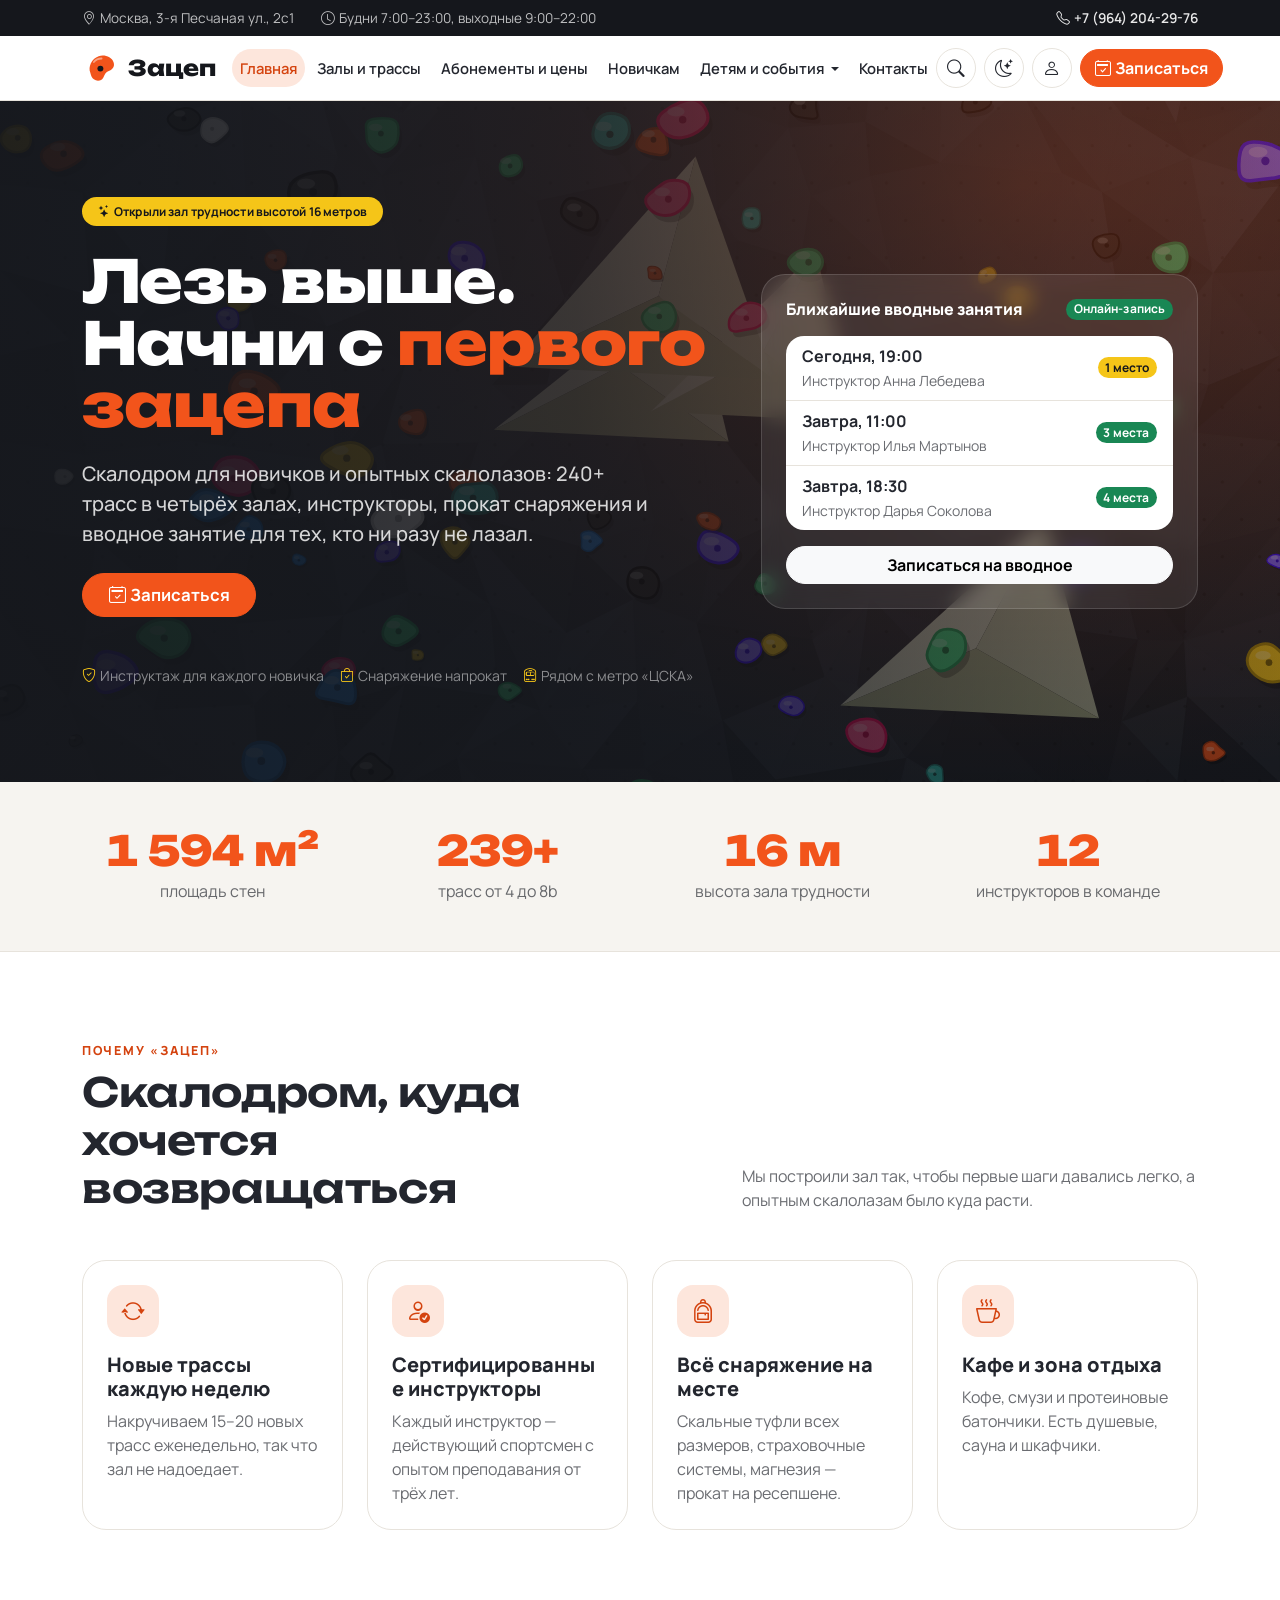
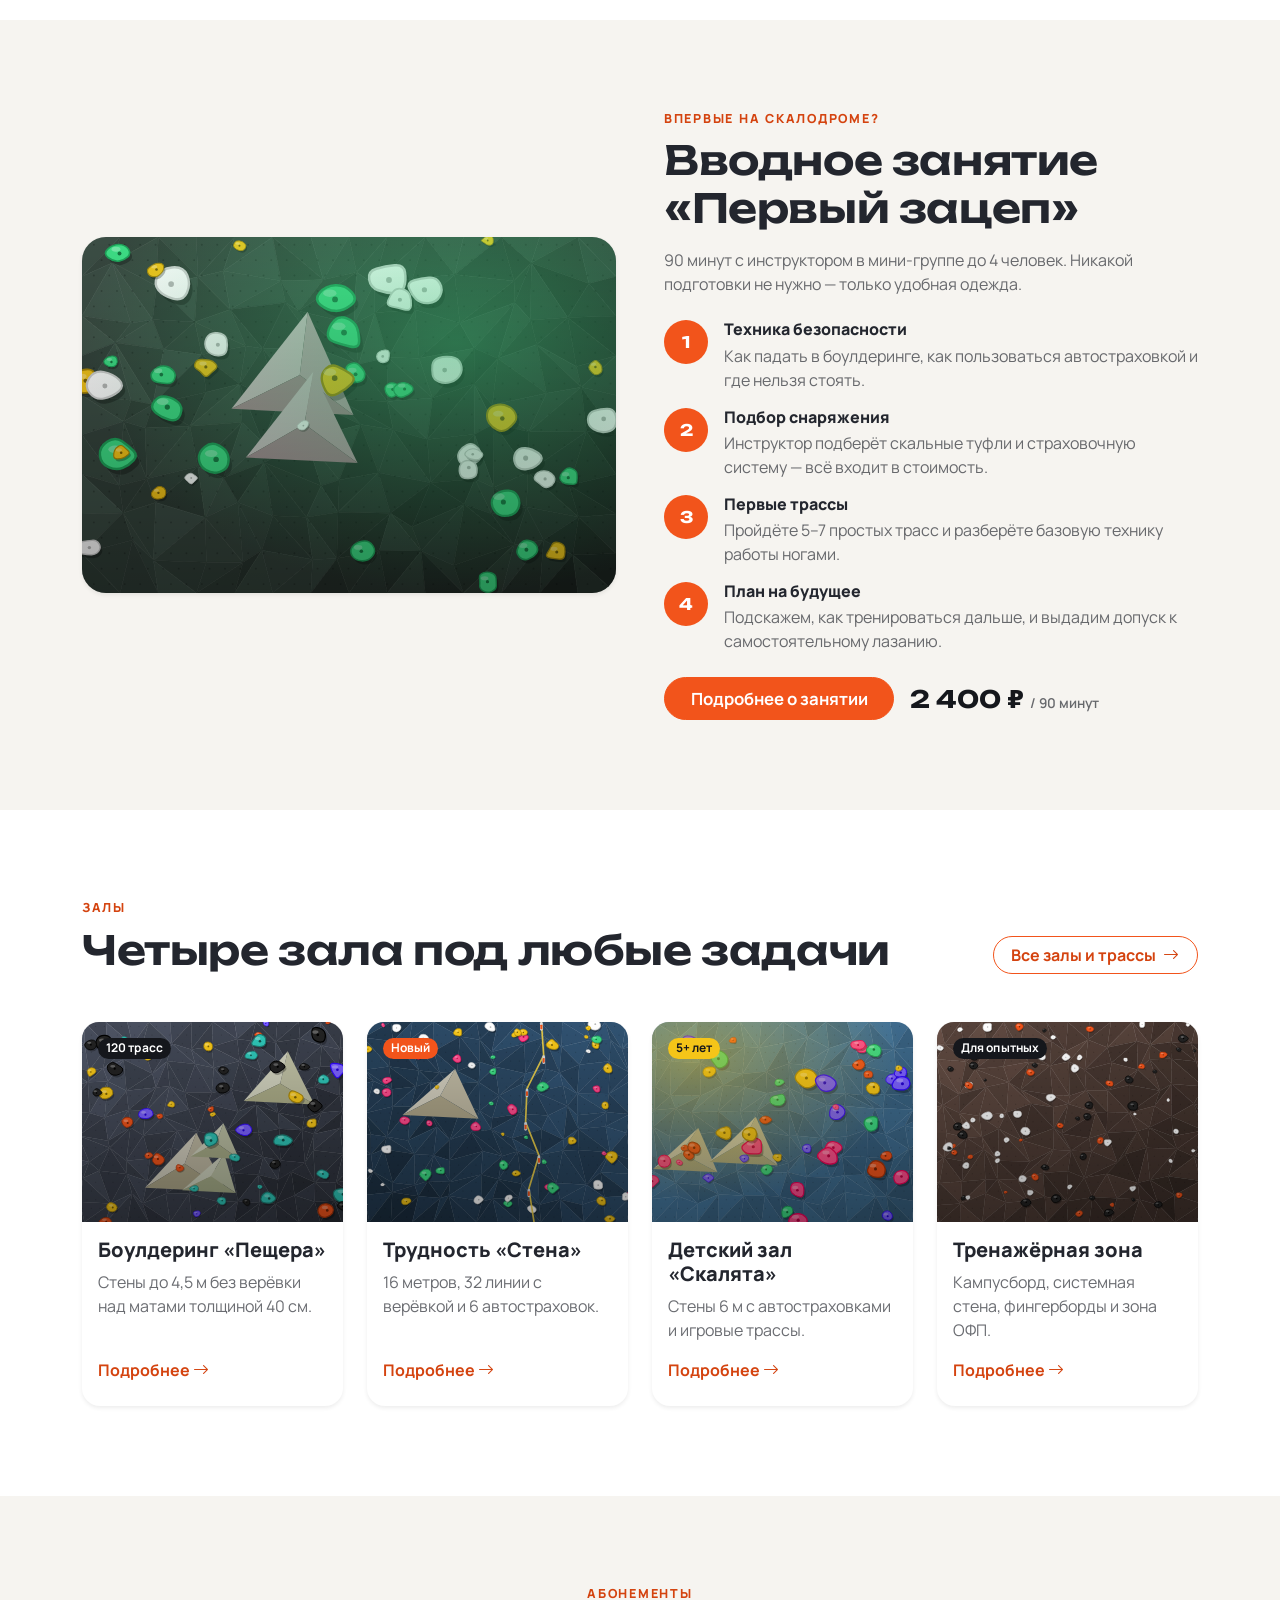
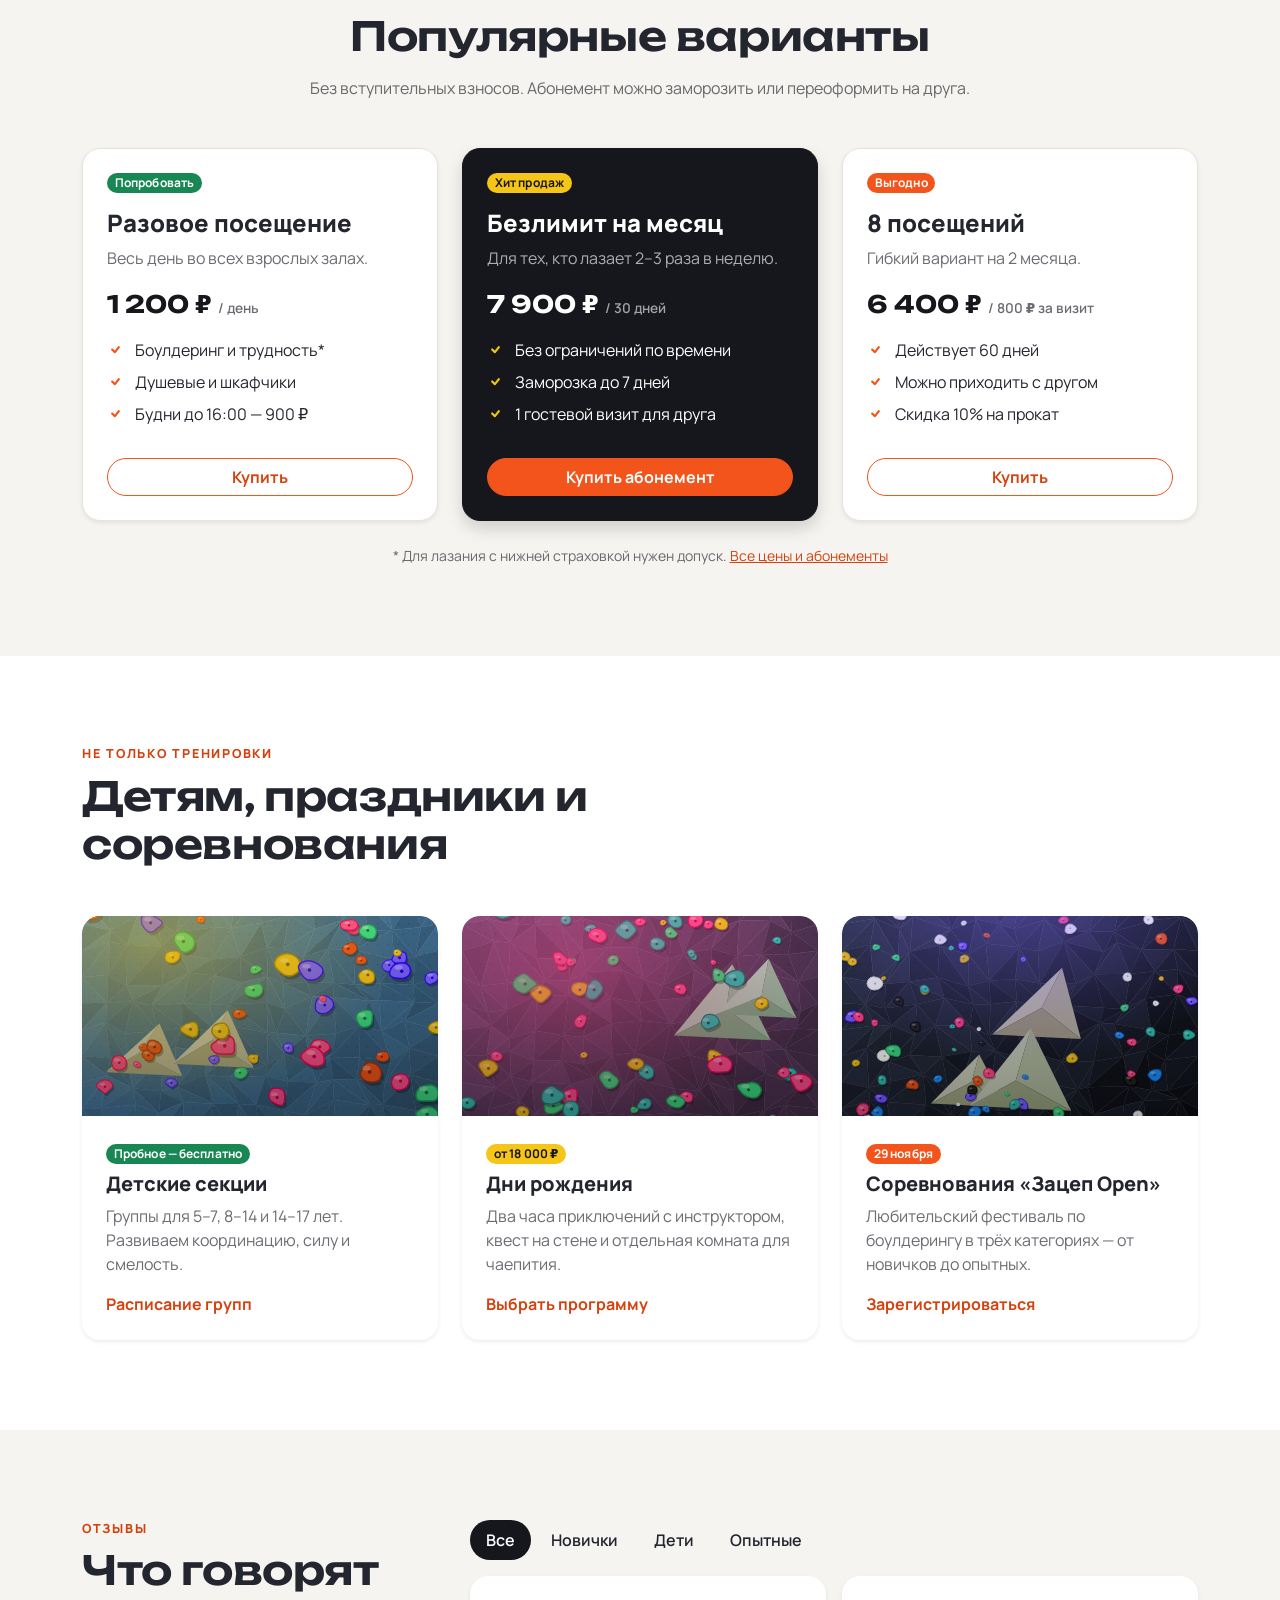
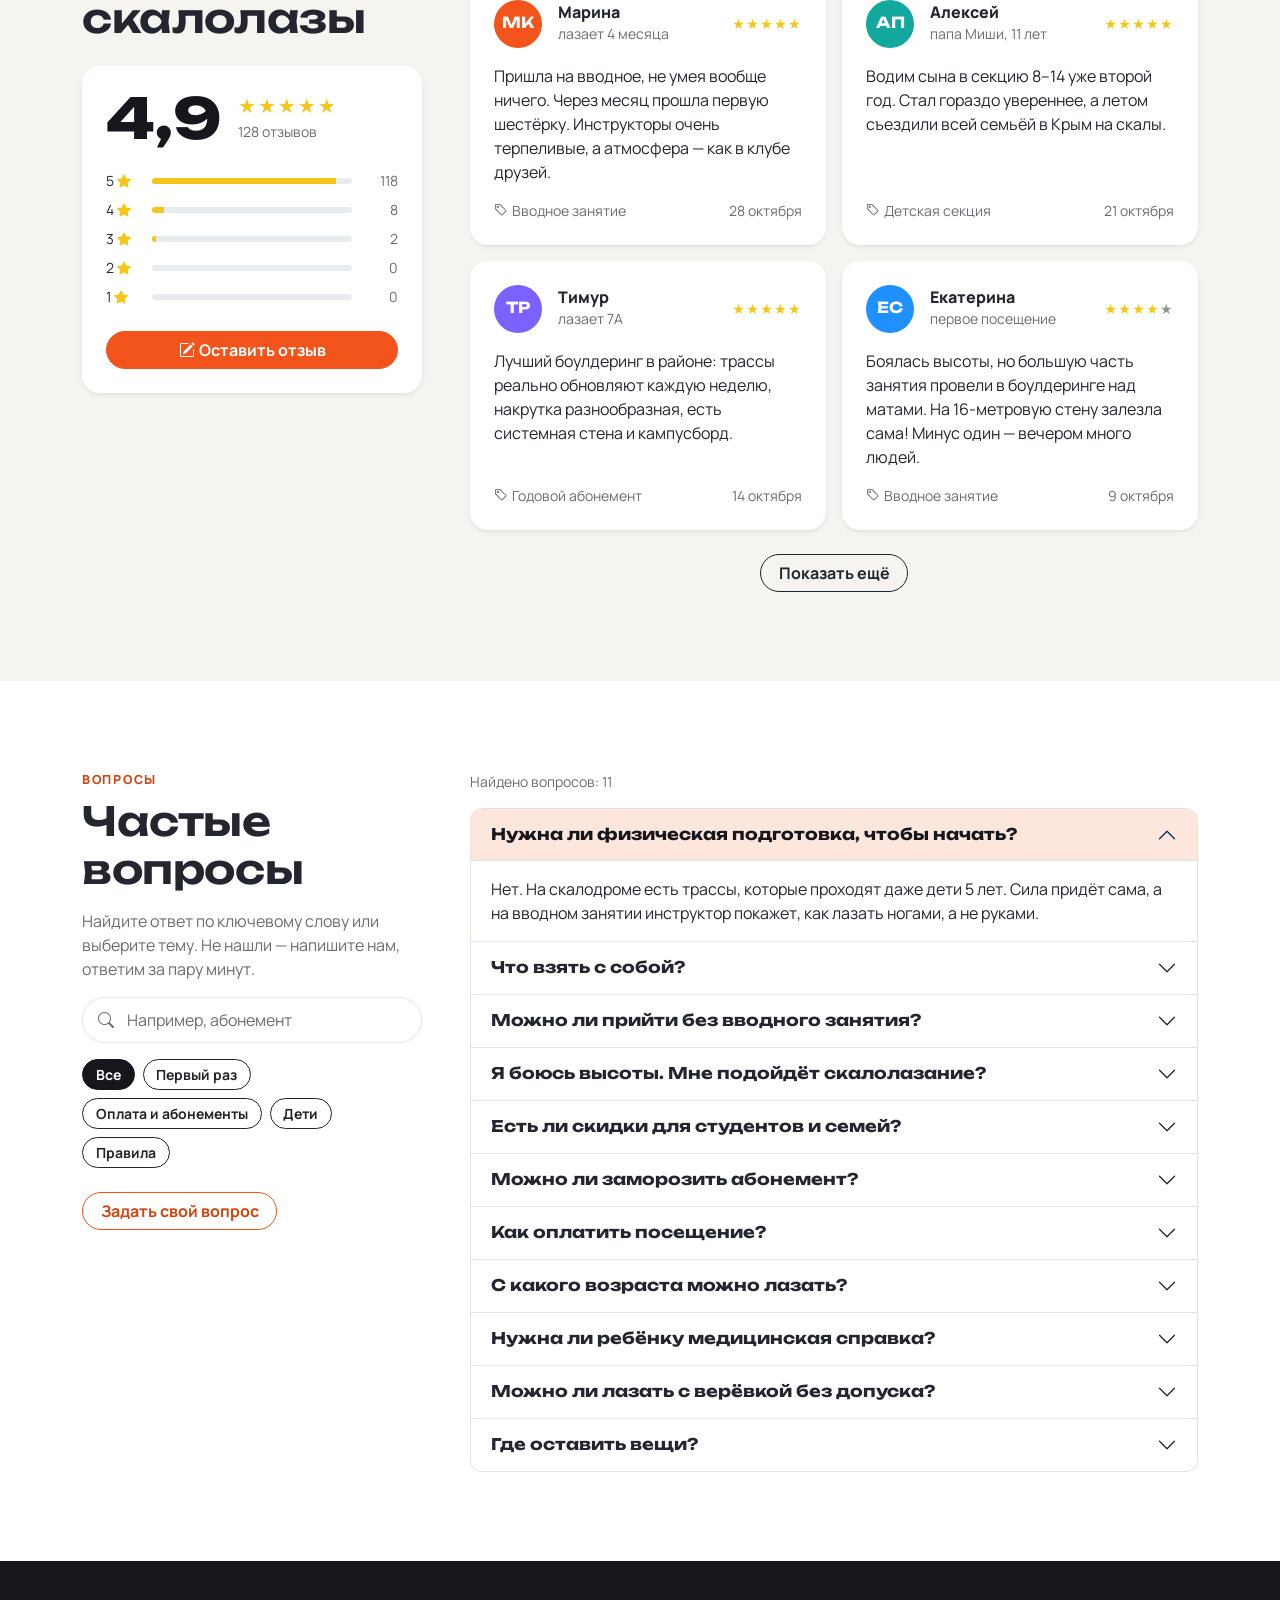
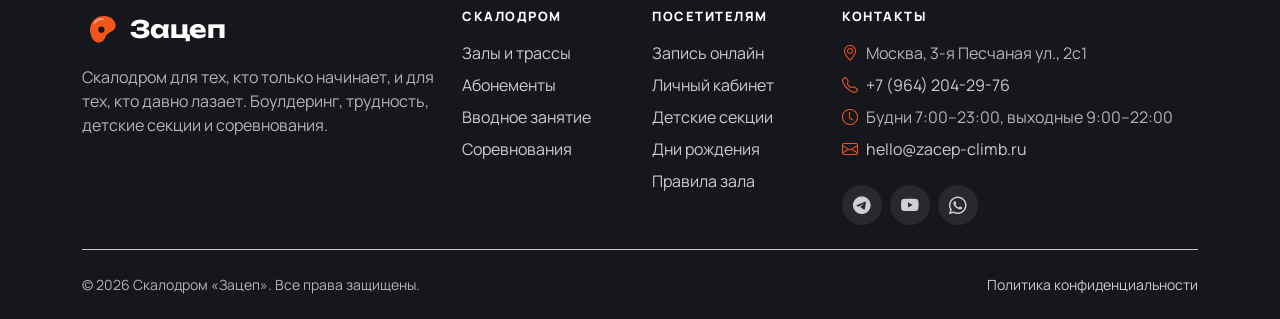
<file: index.html>
<!DOCTYPE html>
<html lang="ru">
<head>
  <meta charset="UTF-8">
  <meta name="viewport" content="width=device-width, initial-scale=1.0">
  <title>Скалодром «Зацеп» — скалолазание для новичков и опытных</title>
  <meta name="description" content="Скалодром «Зацеп» в Москве: боулдеринг, трудность 16 м, вводное занятие для новичков, абонементы, детские секции, дни рождения и соревнования.">
  <meta name="theme-color" content="#15171c">
  <link rel="icon" href="images/favicon.svg" type="image/svg+xml">

  <!-- Bootstrap 5.3.8 и иконки подключены локально (папка vendor/) -->
  <link rel="stylesheet" href="vendor/bootstrap/css/bootstrap.min.css">
  <link rel="stylesheet" href="vendor/bootstrap-icons/bootstrap-icons.min.css">
  <!-- Собственные стили подключаются после Bootstrap -->
  <link rel="stylesheet" href="css/custom.css">
  <!-- Тема ставится до отрисовки, чтобы не было «вспышки» светлой темы -->
  <script src="js/theme.js"></script>
</head>
<body>

  <a class="skip-link visually-hidden-focusable btn btn-primary" href="#main">Перейти к содержимому</a>

  <div class="topbar py-2 d-none d-md-block">
    <div class="container">
      <div class="row align-items-center">
        <div class="col-md-8">
          <span class="me-4"><i class="bi bi-geo-alt me-1" aria-hidden="true"></i>Москва, 3-я Песчаная ул., 2с1</span>
          <span><i class="bi bi-clock me-1" aria-hidden="true"></i>Будни 7:00–23:00, выходные 9:00–22:00</span>
        </div>
        <div class="col-md-4 text-md-end">
          <a href="tel:+79642042976" class="fw-semibold"><i class="bi bi-telephone me-1" aria-hidden="true"></i>+7 (964) 204-29-76</a>
        </div>
      </div>
    </div>
  </div>

  <nav class="navbar navbar-expand-xl site-navbar sticky-top py-2" aria-label="Основное меню">
    <div class="container">
      <a class="navbar-brand" href="index.html">
        <img src="images/logo.svg" alt="" width="38" height="38">
        Зацеп
      </a>

      <button
        class="navbar-toggler border-0"
        type="button"
        data-bs-toggle="collapse"
        data-bs-target="#mainNavbar"
        aria-controls="mainNavbar"
        aria-expanded="false"
        aria-label="Переключить навигацию"
      >
        <span class="navbar-toggler-icon"></span>
      </button>

      <div class="collapse navbar-collapse" id="mainNavbar">
        <ul class="navbar-nav mx-auto gap-xl-1">
          <li class="nav-item">
            <a class="nav-link active" aria-current="page" href="index.html">Главная</a>
          </li>
          <li class="nav-item">
            <a class="nav-link" href="halls.html">Залы и трассы</a>
          </li>
          <li class="nav-item">
            <a class="nav-link" href="catalog.html">Абонементы и цены</a>
          </li>
          <li class="nav-item">
            <a class="nav-link" href="product.html">Новичкам</a>
          </li>
          <li class="nav-item dropdown">
            <a class="nav-link dropdown-toggle" href="kids.html" role="button" data-bs-toggle="dropdown" aria-expanded="false">
              Детям и события
            </a>
            <ul class="dropdown-menu">
              <li><a class="dropdown-item" href="kids.html#sections"><i class="bi bi-emoji-smile me-2" aria-hidden="true"></i>Детские секции</a></li>
              <li><a class="dropdown-item" href="kids.html#birthday"><i class="bi bi-balloon me-2" aria-hidden="true"></i>Дни рождения</a></li>
              <li><a class="dropdown-item" href="kids.html#competitions"><i class="bi bi-trophy me-2" aria-hidden="true"></i>Соревнования</a></li>
              <li><hr class="dropdown-divider"></li>
              <li><a class="dropdown-item" href="catalog.html?cat=kids"><i class="bi bi-tag me-2" aria-hidden="true"></i>Цены для детей</a></li>
            </ul>
          </li>
          <li class="nav-item">
            <a class="nav-link" href="contacts.html">Контакты</a>
          </li>
        </ul>
        <div class="d-flex align-items-center gap-2 mt-2 mt-xl-0">
          <button class="btn btn-icon" type="button" data-bs-toggle="modal" data-bs-target="#searchModal" aria-label="Поиск по сайту" title="Поиск по сайту (/)">
            <i class="bi bi-search" aria-hidden="true"></i>
          </button>
          <button class="btn btn-icon" type="button" data-theme-toggle aria-pressed="false" aria-label="Включить тёмную тему" title="Тёмная тема">
            <i class="bi bi-moon-stars" aria-hidden="true"></i>
          </button>
          <a class="btn btn-icon" href="account.html" aria-label="Личный кабинет" title="Личный кабинет">
            <i class="bi bi-person" aria-hidden="true"></i>
          </a>
          <a class="btn btn-primary" href="order.html">
            <i class="bi bi-calendar2-check me-1" aria-hidden="true"></i>Записаться
          </a>
        </div>
      </div>
    </div>
  </nav>

  <main id="main">

    <!-- Hero: container-fluid — фон на всю ширину, container — ограниченный контент -->
    <div class="container-fluid hero px-0">
      <div class="container py-5">
        <div class="row align-items-center g-4 g-lg-5 py-lg-5">
          <div class="col-12 col-lg-7">
            <span class="badge rounded-pill text-bg-warning mb-4 px-3 py-2">
              <i class="bi bi-stars me-1" aria-hidden="true"></i>Открыли зал трудности высотой 16 метров
            </span>
            <h1 class="hero-title mb-4">Лезь выше. Начни с&nbsp;<span class="accent">первого зацепа</span></h1>
            <p class="lead mb-4">
              Скалодром для новичков и опытных скалолазов: 240+ трасс в четырёх залах, инструкторы,
              прокат снаряжения и вводное занятие для тех, кто ни разу не лазал.
            </p>
            <div class="d-flex flex-column flex-sm-row gap-3 mb-5">
              <a class="btn btn-primary btn-lg" href="order.html">
                <i class="bi bi-calendar2-check me-1" aria-hidden="true"></i>Записаться
              </a>
            </div>
            <div class="row g-3 text-white-50 small">
              <div class="col-auto"><i class="bi bi-shield-check text-warning me-1" aria-hidden="true"></i>Инструктаж для каждого новичка</div>
              <div class="col-auto"><i class="bi bi-bag-check text-warning me-1" aria-hidden="true"></i>Снаряжение напрокат</div>
              <div class="col-auto"><i class="bi bi-train-front text-warning me-1" aria-hidden="true"></i>Рядом с метро «ЦСКА»</div>
            </div>
          </div>

          <div class="col-12 col-lg-5">
            <div class="hero-card rounded-4 p-4">
              <div class="d-flex justify-content-between align-items-center mb-3">
                <h2 class="h6 font-display mb-0">Ближайшие вводные занятия</h2>
                <span class="badge text-bg-success">Онлайн-запись</span>
              </div>
              <ul class="list-group list-group-flush rounded-3 mb-3">
                <li class="list-group-item d-flex justify-content-between align-items-center">
                  <span><strong>Сегодня, 19:00</strong><br><small class="text-body-secondary">Инструктор Анна Лебедева</small></span>
                  <span class="badge text-bg-warning">1 место</span>
                </li>
                <li class="list-group-item d-flex justify-content-between align-items-center">
                  <span><strong>Завтра, 11:00</strong><br><small class="text-body-secondary">Инструктор Илья Мартынов</small></span>
                  <span class="badge text-bg-success">3 места</span>
                </li>
                <li class="list-group-item d-flex justify-content-between align-items-center">
                  <span><strong>Завтра, 18:30</strong><br><small class="text-body-secondary">Инструктор Дарья Соколова</small></span>
                  <span class="badge text-bg-success">4 места</span>
                </li>
              </ul>
              <button class="btn btn-light w-100 fw-bold" type="button" data-bs-toggle="modal" data-bs-target="#quickBookModal" data-service="intro">
                Записаться на вводное
              </button>
            </div>
          </div>
        </div>
      </div>
    </div>

    <!-- Цифры -->
    <section class="bg-chalk border-bottom">
      <div class="container py-4 py-lg-5">
        <div class="row g-4 text-center">
          <div class="col-6 col-lg-3">
            <div class="stat-value">1 600 м²</div>
            <div class="text-body-secondary mt-2">площадь стен</div>
          </div>
          <div class="col-6 col-lg-3">
            <div class="stat-value">240+</div>
            <div class="text-body-secondary mt-2">трасс от 4 до 8b</div>
          </div>
          <div class="col-6 col-lg-3">
            <div class="stat-value">16 м</div>
            <div class="text-body-secondary mt-2">высота зала трудности</div>
          </div>
          <div class="col-6 col-lg-3">
            <div class="stat-value">12</div>
            <div class="text-body-secondary mt-2">инструкторов в команде</div>
          </div>
        </div>
      </div>
    </section>

    <!-- Преимущества -->
    <section class="container section">
      <div class="row justify-content-between align-items-end g-3 mb-5">
        <div class="col-12 col-lg-6">
          <p class="eyebrow mb-2">Почему «Зацеп»</p>
          <h2 class="display-6 mb-0">Скалодром, куда хочется возвращаться</h2>
        </div>
        <div class="col-12 col-lg-5">
          <p class="text-body-secondary mb-0">Мы построили зал так, чтобы первые шаги давались легко, а опытным скалолазам было куда расти.</p>
        </div>
      </div>

      <div class="row g-4">
        <div class="col-12 col-md-6 col-lg-3">
          <div class="p-4 border rounded-4 h-100">
            <span class="feature-icon mb-3"><i class="bi bi-arrow-repeat" aria-hidden="true"></i></span>
            <h3 class="h5">Новые трассы каждую неделю</h3>
            <p class="text-body-secondary mb-0">Накручиваем 15–20 новых трасс еженедельно, так что зал не надоедает.</p>
          </div>
        </div>
        <div class="col-12 col-md-6 col-lg-3">
          <div class="p-4 border rounded-4 h-100">
            <span class="feature-icon mb-3"><i class="bi bi-person-check" aria-hidden="true"></i></span>
            <h3 class="h5">Сертифицированные инструкторы</h3>
            <p class="text-body-secondary mb-0">Каждый инструктор — действующий спортсмен с опытом преподавания от трёх лет.</p>
          </div>
        </div>
        <div class="col-12 col-md-6 col-lg-3">
          <div class="p-4 border rounded-4 h-100">
            <span class="feature-icon mb-3"><i class="bi bi-backpack" aria-hidden="true"></i></span>
            <h3 class="h5">Всё снаряжение на месте</h3>
            <p class="text-body-secondary mb-0">Скальные туфли всех размеров, страховочные системы, магнезия — прокат на ресепшене.</p>
          </div>
        </div>
        <div class="col-12 col-md-6 col-lg-3">
          <div class="p-4 border rounded-4 h-100">
            <span class="feature-icon mb-3"><i class="bi bi-cup-hot" aria-hidden="true"></i></span>
            <h3 class="h5">Кафе и зона отдыха</h3>
            <p class="text-body-secondary mb-0">Кофе, смузи и протеиновые батончики. Есть душевые, сауна и шкафчики.</p>
          </div>
        </div>
      </div>
    </section>

    <!-- Для новичков -->
    <section class="bg-chalk section">
      <div class="container">
        <div class="row align-items-center g-4 g-lg-5">
          <div class="col-12 col-lg-6">
            <img src="images/intro-1.svg" class="img-fluid rounded-4 shadow-sm w-100" alt="Скалодромная стена с крупными зелёными зацепами для начинающих" width="900" height="600">
          </div>
          <div class="col-12 col-lg-6">
            <p class="eyebrow mb-2">Впервые на скалодроме?</p>
            <h2 class="display-6 mb-3">Вводное занятие «Первый зацеп»</h2>
            <p class="text-body-secondary mb-4">90 минут с инструктором в мини-группе до 4 человек. Никакой подготовки не нужно — только удобная одежда.</p>

            <div class="d-flex gap-3 mb-3">
              <span class="step-num">1</span>
              <div><h3 class="h6 mb-1">Техника безопасности</h3><p class="text-body-secondary mb-0">Как падать в боулдеринге, как пользоваться автостраховкой и где нельзя стоять.</p></div>
            </div>
            <div class="d-flex gap-3 mb-3">
              <span class="step-num">2</span>
              <div><h3 class="h6 mb-1">Подбор снаряжения</h3><p class="text-body-secondary mb-0">Инструктор подберёт скальные туфли и страховочную систему — всё входит в стоимость.</p></div>
            </div>
            <div class="d-flex gap-3 mb-3">
              <span class="step-num">3</span>
              <div><h3 class="h6 mb-1">Первые трассы</h3><p class="text-body-secondary mb-0">Пройдёте 5–7 простых трасс и разберёте базовую технику работы ногами.</p></div>
            </div>
            <div class="d-flex gap-3 mb-4">
              <span class="step-num">4</span>
              <div><h3 class="h6 mb-1">План на будущее</h3><p class="text-body-secondary mb-0">Подскажем, как тренироваться дальше, и выдадим допуск к самостоятельному лазанию.</p></div>
            </div>

            <div class="d-flex flex-wrap align-items-center gap-3">
              <a class="btn btn-primary btn-lg" href="product.html">Подробнее о занятии</a>
              <span class="price">2&nbsp;400&nbsp;₽ <small>/ 90 минут</small></span>
            </div>
          </div>
        </div>
      </div>
    </section>

    <!-- Залы -->
    <section class="container section">
      <div class="d-flex flex-column flex-md-row justify-content-between align-items-md-end gap-3 mb-5">
        <div>
          <p class="eyebrow mb-2">Залы</p>
          <h2 class="display-6 mb-0">Четыре зала под любые задачи</h2>
        </div>
        <a class="btn btn-outline-primary" href="halls.html">Все залы и трассы <i class="bi bi-arrow-right ms-1" aria-hidden="true"></i></a>
      </div>

      <div class="row g-4">
        <div class="col-12 col-md-6 col-xl-3">
          <article class="card h-100 border-0 shadow-sm card-hover">
            <div class="card-img-wrap">
              <img src="images/hall-boulder.svg" class="card-img-top" alt="Боулдеринговая стена с нависанием и объёмами" width="900" height="600">
              <span class="badge text-bg-dark">120 трасс</span>
            </div>
            <div class="card-body">
              <h3 class="card-title h5">Боулдеринг «Пещера»</h3>
              <p class="card-text text-body-secondary">Стены до 4,5 м без верёвки над матами толщиной 40 см.</p>
            </div>
            <div class="card-footer bg-transparent border-0 pt-0 pb-4 px-3">
              <a class="stretched-link fw-bold text-decoration-none" href="halls.html#hall-boulder">Подробнее <i class="bi bi-arrow-right" aria-hidden="true"></i></a>
            </div>
          </article>
        </div>
        <div class="col-12 col-md-6 col-xl-3">
          <article class="card h-100 border-0 shadow-sm card-hover">
            <div class="card-img-wrap">
              <img src="images/hall-lead.svg" class="card-img-top" alt="Высокая стена трудности с верёвкой и оттяжками" width="900" height="600">
              <span class="badge text-bg-primary">Новый</span>
            </div>
            <div class="card-body">
              <h3 class="card-title h5">Трудность «Стена»</h3>
              <p class="card-text text-body-secondary">16 метров, 32 линии с верёвкой и 6 автостраховок.</p>
            </div>
            <div class="card-footer bg-transparent border-0 pt-0 pb-4 px-3">
              <a class="stretched-link fw-bold text-decoration-none" href="halls.html#hall-lead">Подробнее <i class="bi bi-arrow-right" aria-hidden="true"></i></a>
            </div>
          </article>
        </div>
        <div class="col-12 col-md-6 col-xl-3">
          <article class="card h-100 border-0 shadow-sm card-hover">
            <div class="card-img-wrap">
              <img src="images/hall-kids.svg" class="card-img-top" alt="Детская стена с яркими крупными зацепами" width="900" height="600">
              <span class="badge text-bg-warning">5+ лет</span>
            </div>
            <div class="card-body">
              <h3 class="card-title h5">Детский зал «Скалята»</h3>
              <p class="card-text text-body-secondary">Стены 6 м с автостраховками и игровые трассы.</p>
            </div>
            <div class="card-footer bg-transparent border-0 pt-0 pb-4 px-3">
              <a class="stretched-link fw-bold text-decoration-none" href="halls.html#hall-kids">Подробнее <i class="bi bi-arrow-right" aria-hidden="true"></i></a>
            </div>
          </article>
        </div>
        <div class="col-12 col-md-6 col-xl-3">
          <article class="card h-100 border-0 shadow-sm card-hover">
            <div class="card-img-wrap">
              <img src="images/hall-training.svg" class="card-img-top" alt="Тренировочная системная стена с мелкими зацепами" width="900" height="600">
              <span class="badge text-bg-dark">Для опытных</span>
            </div>
            <div class="card-body">
              <h3 class="card-title h5">Тренажёрная зона</h3>
              <p class="card-text text-body-secondary">Кампусборд, системная стена, фингерборды и зона ОФП.</p>
            </div>
            <div class="card-footer bg-transparent border-0 pt-0 pb-4 px-3">
              <a class="stretched-link fw-bold text-decoration-none" href="halls.html#hall-training">Подробнее <i class="bi bi-arrow-right" aria-hidden="true"></i></a>
            </div>
          </article>
        </div>
      </div>
    </section>

    <!-- Популярные абонементы -->
    <section id="popular" class="bg-chalk section">
      <div class="container">
        <div class="text-center mb-5">
          <p class="eyebrow mb-2">Абонементы</p>
          <h2 class="display-6 mb-3">Популярные варианты</h2>
          <p class="text-body-secondary mb-0">Без вступительных взносов. Абонемент можно заморозить или переоформить на друга.</p>
        </div>

        <div class="row g-4 align-items-stretch">
          <div class="col-12 col-md-6 col-lg-4">
            <div class="card h-100 shadow-sm">
              <div class="card-body p-4 d-flex flex-column">
                <span class="badge text-bg-success align-self-start mb-3">Попробовать</span>
                <h3 class="h4">Разовое посещение</h3>
                <p class="text-body-secondary">Весь день во всех взрослых залах.</p>
                <p class="price mb-3">1&nbsp;200&nbsp;₽ <small>/ день</small></p>
                <ul class="list-check mb-4">
                  <li>Боулдеринг и трудность*</li>
                  <li>Душевые и шкафчики</li>
                  <li>Будни до 16:00 — 900&nbsp;₽</li>
                </ul>
                <a class="btn btn-outline-primary mt-auto" href="order.html?service=single">Купить</a>
              </div>
            </div>
          </div>

          <div class="col-12 col-md-6 col-lg-4">
            <div class="card card-featured h-100 shadow">
              <div class="card-body p-4 d-flex flex-column">
                <span class="badge text-bg-warning align-self-start mb-3">Хит продаж</span>
                <h3 class="h4">Безлимит на месяц</h3>
                <p class="text-body-secondary">Для тех, кто лазает 2–3 раза в неделю.</p>
                <p class="price mb-3">7&nbsp;900&nbsp;₽ <small>/ 30 дней</small></p>
                <ul class="list-check mb-4">
                  <li>Без ограничений по времени</li>
                  <li>Заморозка до 7 дней</li>
                  <li>1 гостевой визит для друга</li>
                </ul>
                <a class="btn btn-primary mt-auto" href="order.html?service=sub-month">Купить абонемент</a>
              </div>
            </div>
          </div>

          <div class="col-12 col-md-12 col-lg-4">
            <div class="card h-100 shadow-sm">
              <div class="card-body p-4 d-flex flex-column">
                <span class="badge text-bg-primary align-self-start mb-3">Выгодно</span>
                <h3 class="h4">8 посещений</h3>
                <p class="text-body-secondary">Гибкий вариант на 2 месяца.</p>
                <p class="price mb-3">6&nbsp;400&nbsp;₽ <small>/ 800&nbsp;₽ за визит</small></p>
                <ul class="list-check mb-4">
                  <li>Действует 60 дней</li>
                  <li>Можно приходить с другом</li>
                  <li>Скидка 10% на прокат</li>
                </ul>
                <a class="btn btn-outline-primary mt-auto" href="order.html?service=sub-8">Купить</a>
              </div>
            </div>
          </div>
        </div>

        <p class="text-center text-body-secondary small mt-4 mb-0">* Для лазания с нижней страховкой нужен допуск. <a href="catalog.html">Все цены и абонементы</a></p>
      </div>
    </section>

    <!-- Детям и события -->
    <section class="container section">
      <div class="row g-3 mb-5">
        <div class="col-12 col-lg-7">
          <p class="eyebrow mb-2">Не только тренировки</p>
          <h2 class="display-6 mb-0">Детям, праздники и соревнования</h2>
        </div>
      </div>
      <div class="row g-4">
        <div class="col-12 col-md-6 col-lg-4">
          <article class="card h-100 border-0 shadow-sm card-hover">
            <img src="images/hall-kids.svg" class="card-img-top" alt="Яркие детские зацепы на стене" width="900" height="600">
            <div class="card-body p-4">
              <span class="badge text-bg-success mb-2">Пробное — бесплатно</span>
              <h3 class="card-title h5">Детские секции</h3>
              <p class="card-text text-body-secondary">Группы для 5–7, 8–14 и 14–17 лет. Развиваем координацию, силу и смелость.</p>
              <a class="stretched-link fw-bold text-decoration-none" href="kids.html#sections">Расписание групп</a>
            </div>
          </article>
        </div>
        <div class="col-12 col-md-6 col-lg-4">
          <article class="card h-100 border-0 shadow-sm card-hover">
            <img src="images/birthday.svg" class="card-img-top" alt="Праздничная стена с розовыми и жёлтыми зацепами" width="900" height="600">
            <div class="card-body p-4">
              <span class="badge text-bg-warning mb-2">от 18&nbsp;000&nbsp;₽</span>
              <h3 class="card-title h5">Дни рождения</h3>
              <p class="card-text text-body-secondary">Два часа приключений с инструктором, квест на стене и отдельная комната для чаепития.</p>
              <a class="stretched-link fw-bold text-decoration-none" href="kids.html#birthday">Выбрать программу</a>
            </div>
          </article>
        </div>
        <div class="col-12 col-md-12 col-lg-4">
          <article class="card h-100 border-0 shadow-sm card-hover">
            <img src="images/events.svg" class="card-img-top" alt="Соревновательная стена с разноцветными трассами" width="900" height="600">
            <div class="card-body p-4">
              <span class="badge text-bg-primary mb-2">29 ноября</span>
              <h3 class="card-title h5">Соревнования «Зацеп Open»</h3>
              <p class="card-text text-body-secondary">Любительский фестиваль по боулдерингу в трёх категориях — от новичков до опытных.</p>
              <a class="stretched-link fw-bold text-decoration-none" href="kids.html#competitions">Зарегистрироваться</a>
            </div>
          </article>
        </div>
      </div>
    </section>

    <!-- Отзывы: сводка рейтинга (progress), карточки (card), фильтр (nav-pills), форма в модальном окне -->
    <section id="reviews" class="bg-chalk section">
      <div class="container">
        <div class="row g-4 g-lg-5">
          <div class="col-12 col-lg-4">
            <p class="eyebrow mb-2">Отзывы</p>
            <h2 class="display-6 mb-4">Что говорят скалолазы</h2>
            <div class="card border-0 shadow-sm">
              <div class="card-body p-4">
                <div class="d-flex align-items-end gap-3 mb-1">
                  <span class="rating-big" data-rating-avg>4,9</span>
                  <div class="pb-1">
                    <div class="stars fs-5" aria-hidden="true">★★★★★</div>
                    <div class="small text-body-secondary"><span data-rating-total>128 отзывов</span></div>
                  </div>
                </div>
                <p class="visually-hidden">Средняя оценка <span data-rating-avg>4,9</span> из 5</p>
                <div class="d-grid gap-2 my-4" data-rating-bars>
                  <div class="rating-row">
                    <span>5 <i class="bi bi-star-fill text-warning" aria-hidden="true"></i></span>
                    <div class="progress" role="progressbar" aria-label="Оценка 5: 118 отзывов" aria-valuenow="92" aria-valuemin="0" aria-valuemax="100"><div class="progress-bar" style="width: 92%"></div></div>
                    <span class="text-end text-body-secondary" data-rating-count-5>118</span>
                  </div>
                  <div class="rating-row">
                    <span>4 <i class="bi bi-star-fill text-warning" aria-hidden="true"></i></span>
                    <div class="progress" role="progressbar" aria-label="Оценка 4: 8 отзывов" aria-valuenow="6" aria-valuemin="0" aria-valuemax="100"><div class="progress-bar" style="width: 6%"></div></div>
                    <span class="text-end text-body-secondary" data-rating-count-4>8</span>
                  </div>
                  <div class="rating-row">
                    <span>3 <i class="bi bi-star-fill text-warning" aria-hidden="true"></i></span>
                    <div class="progress" role="progressbar" aria-label="Оценка 3: 2 отзывов" aria-valuenow="2" aria-valuemin="0" aria-valuemax="100"><div class="progress-bar" style="width: 2%"></div></div>
                    <span class="text-end text-body-secondary" data-rating-count-3>2</span>
                  </div>
                  <div class="rating-row">
                    <span>2 <i class="bi bi-star-fill text-warning" aria-hidden="true"></i></span>
                    <div class="progress" role="progressbar" aria-label="Оценка 2: 0 отзывов" aria-valuenow="0" aria-valuemin="0" aria-valuemax="100"><div class="progress-bar" style="width: 0%"></div></div>
                    <span class="text-end text-body-secondary" data-rating-count-2>0</span>
                  </div>
                  <div class="rating-row">
                    <span>1 <i class="bi bi-star-fill text-warning" aria-hidden="true"></i></span>
                    <div class="progress" role="progressbar" aria-label="Оценка 1: 0 отзывов" aria-valuenow="0" aria-valuemin="0" aria-valuemax="100"><div class="progress-bar" style="width: 0%"></div></div>
                    <span class="text-end text-body-secondary" data-rating-count-1>0</span>
                  </div>
                </div>
                <button class="btn btn-primary w-100" type="button" data-bs-toggle="modal" data-bs-target="#reviewModal">
                  <i class="bi bi-pencil-square me-1" aria-hidden="true"></i>Оставить отзыв
                </button>
              </div>
            </div>
          </div>
          <div class="col-12 col-lg-8">
            <div class="nav nav-pills gap-1 mb-3" role="group" aria-label="Фильтр отзывов">
                <button type="button" class="nav-link active" data-review-filter="all" aria-pressed="true">Все</button>
                <button type="button" class="nav-link" data-review-filter="new" aria-pressed="false">Новички</button>
                <button type="button" class="nav-link" data-review-filter="kids" aria-pressed="false">Дети</button>
                <button type="button" class="nav-link" data-review-filter="pro" aria-pressed="false">Опытные</button>
            </div>
            <div class="row g-3" id="reviewsList">
              <div class="col-12 col-md-6 review-col" data-review-cat="new">
                <article class="card review-card h-100 border-0 shadow-sm">
                  <div class="card-body p-4 d-flex flex-column">
                    <div class="d-flex align-items-center gap-3 mb-3">
                      <span class="avatar" style="background-color: #f2541b" aria-hidden="true">МК</span>
                      <div class="me-auto">
                        <h3 class="h6 mb-0">Марина</h3>
                        <div class="small text-body-secondary">лазает 4 месяца</div>
                      </div>
                      <div class="stars small" role="img" aria-label="Оценка 5 из 5">★★★★★</div>
                    </div>
                    <p class="mb-3">Пришла на вводное, не умея вообще ничего. Через месяц прошла первую шестёрку. Инструкторы очень терпеливые, а атмосфера — как в клубе друзей.</p>
                    <div class="mt-auto d-flex justify-content-between gap-2 small text-body-secondary">
                      <span><i class="bi bi-tag me-1" aria-hidden="true"></i>Вводное занятие</span>
                      <time datetime="2026-10-28">28 октября</time>
                    </div>
                  </div>
                </article>
              </div>
              <div class="col-12 col-md-6 review-col" data-review-cat="kids">
                <article class="card review-card h-100 border-0 shadow-sm">
                  <div class="card-body p-4 d-flex flex-column">
                    <div class="d-flex align-items-center gap-3 mb-3">
                      <span class="avatar" style="background-color: #13a89e" aria-hidden="true">АП</span>
                      <div class="me-auto">
                        <h3 class="h6 mb-0">Алексей</h3>
                        <div class="small text-body-secondary">папа Миши, 11 лет</div>
                      </div>
                      <div class="stars small" role="img" aria-label="Оценка 5 из 5">★★★★★</div>
                    </div>
                    <p class="mb-3">Водим сына в секцию 8–14 уже второй год. Стал гораздо увереннее, а летом съездили всей семьёй в Крым на скалы.</p>
                    <div class="mt-auto d-flex justify-content-between gap-2 small text-body-secondary">
                      <span><i class="bi bi-tag me-1" aria-hidden="true"></i>Детская секция</span>
                      <time datetime="2026-10-21">21 октября</time>
                    </div>
                  </div>
                </article>
              </div>
              <div class="col-12 col-md-6 review-col" data-review-cat="pro">
                <article class="card review-card h-100 border-0 shadow-sm">
                  <div class="card-body p-4 d-flex flex-column">
                    <div class="d-flex align-items-center gap-3 mb-3">
                      <span class="avatar" style="background-color: #7b61ff" aria-hidden="true">ТР</span>
                      <div class="me-auto">
                        <h3 class="h6 mb-0">Тимур</h3>
                        <div class="small text-body-secondary">лазает 7A</div>
                      </div>
                      <div class="stars small" role="img" aria-label="Оценка 5 из 5">★★★★★</div>
                    </div>
                    <p class="mb-3">Лучший боулдеринг в районе: трассы реально обновляют каждую неделю, накрутка разнообразная, есть системная стена и кампусборд.</p>
                    <div class="mt-auto d-flex justify-content-between gap-2 small text-body-secondary">
                      <span><i class="bi bi-tag me-1" aria-hidden="true"></i>Годовой абонемент</span>
                      <time datetime="2026-10-14">14 октября</time>
                    </div>
                  </div>
                </article>
              </div>
              <div class="col-12 col-md-6 review-col" data-review-cat="new">
                <article class="card review-card h-100 border-0 shadow-sm">
                  <div class="card-body p-4 d-flex flex-column">
                    <div class="d-flex align-items-center gap-3 mb-3">
                      <span class="avatar" style="background-color: #1e90ff" aria-hidden="true">ЕС</span>
                      <div class="me-auto">
                        <h3 class="h6 mb-0">Екатерина</h3>
                        <div class="small text-body-secondary">первое посещение</div>
                      </div>
                      <div class="stars small" role="img" aria-label="Оценка 4 из 5">★★★★<span class="text-body-tertiary">★</span></div>
                    </div>
                    <p class="mb-3">Боялась высоты, но большую часть занятия провели в боулдеринге над матами. На 16-метровую стену залезла сама! Минус один — вечером много людей.</p>
                    <div class="mt-auto d-flex justify-content-between gap-2 small text-body-secondary">
                      <span><i class="bi bi-tag me-1" aria-hidden="true"></i>Вводное занятие</span>
                      <time datetime="2026-10-09">9 октября</time>
                    </div>
                  </div>
                </article>
              </div>
              <div class="col-12 col-md-6 review-col review-extra d-none" data-review-cat="kids">
                <article class="card review-card h-100 border-0 shadow-sm">
                  <div class="card-body p-4 d-flex flex-column">
                    <div class="d-flex align-items-center gap-3 mb-3">
                      <span class="avatar" style="background-color: #e0457b" aria-hidden="true">ОВ</span>
                      <div class="me-auto">
                        <h3 class="h6 mb-0">Ольга</h3>
                        <div class="small text-body-secondary">мама Софии, 7 лет</div>
                      </div>
                      <div class="stars small" role="img" aria-label="Оценка 5 из 5">★★★★★</div>
                    </div>
                    <p class="mb-3">Отмечали день рождения дочки по программе «Приключение». Дети в восторге, аниматоры-инструкторы держали внимание все два часа, а мы спокойно пили кофе.</p>
                    <div class="mt-auto d-flex justify-content-between gap-2 small text-body-secondary">
                      <span><i class="bi bi-tag me-1" aria-hidden="true"></i>День рождения</span>
                      <time datetime="2026-09-30">30 сентября</time>
                    </div>
                  </div>
                </article>
              </div>
              <div class="col-12 col-md-6 review-col review-extra d-none" data-review-cat="pro">
                <article class="card review-card h-100 border-0 shadow-sm">
                  <div class="card-body p-4 d-flex flex-column">
                    <div class="d-flex align-items-center gap-3 mb-3">
                      <span class="avatar" style="background-color: #2a2e37" aria-hidden="true">ДН</span>
                      <div class="me-auto">
                        <h3 class="h6 mb-0">Денис</h3>
                        <div class="small text-body-secondary">лазает 3 года</div>
                      </div>
                      <div class="stars small" role="img" aria-label="Оценка 5 из 5">★★★★★</div>
                    </div>
                    <p class="mb-3">Хожу на трудность после работы. 32 линии, нормальные автостраховки и всегда можно найти напарника. Курс нижней страховки тоже очень толковый.</p>
                    <div class="mt-auto d-flex justify-content-between gap-2 small text-body-secondary">
                      <span><i class="bi bi-tag me-1" aria-hidden="true"></i>Безлимит на месяц</span>
                      <time datetime="2026-09-18">18 сентября</time>
                    </div>
                  </div>
                </article>
              </div>
            </div>
            <p id="reviewsEmpty" class="text-body-secondary d-none mt-3">В этой категории пока нет отзывов — станьте первым!</p>
            <div class="text-center mt-4">
              <button id="reviewsMore" type="button" class="btn btn-outline-dark">Показать ещё</button>
            </div>
          </div>
        </div>
      </div>
    </section>

    <!-- FAQ: поиск по вопросам, фильтр по темам (btn-check), accordion -->
    <section id="faq" class="container section">
      <div class="row g-4 g-lg-5">
        <div class="col-12 col-lg-4">
          <p class="eyebrow mb-2">Вопросы</p>
          <h2 class="display-6 mb-3">Частые вопросы</h2>
          <p class="text-body-secondary">Найдите ответ по ключевому слову или выберите тему. Не нашли — напишите нам, ответим за пару минут.</p>
          <div class="faq-search position-relative mb-3">
            <label for="faqSearch" class="visually-hidden">Поиск по вопросам</label>
            <i class="bi bi-search" aria-hidden="true"></i>
            <input id="faqSearch" type="search" class="form-control" placeholder="Например, абонемент" autocomplete="off">
          </div>
          <div class="d-flex flex-wrap gap-2 mb-4" role="group" aria-label="Темы вопросов">
              <input type="radio" class="btn-check" name="faq-cat" id="faq-cat-all" value="all" autocomplete="off" checked>
              <label class="btn btn-sm btn-outline-dark" for="faq-cat-all">Все</label>
              <input type="radio" class="btn-check" name="faq-cat" id="faq-cat-start" value="start" autocomplete="off">
              <label class="btn btn-sm btn-outline-dark" for="faq-cat-start">Первый раз</label>
              <input type="radio" class="btn-check" name="faq-cat" id="faq-cat-pay" value="pay" autocomplete="off">
              <label class="btn btn-sm btn-outline-dark" for="faq-cat-pay">Оплата и абонементы</label>
              <input type="radio" class="btn-check" name="faq-cat" id="faq-cat-kids" value="kids" autocomplete="off">
              <label class="btn btn-sm btn-outline-dark" for="faq-cat-kids">Дети</label>
              <input type="radio" class="btn-check" name="faq-cat" id="faq-cat-rules" value="rules" autocomplete="off">
              <label class="btn btn-sm btn-outline-dark" for="faq-cat-rules">Правила</label>
          </div>
          <a class="btn btn-outline-primary" href="contacts.html#contacts">Задать свой вопрос</a>
        </div>
        <div class="col-12 col-lg-8">
          <p class="small text-body-secondary mb-3" aria-live="polite">Найдено вопросов: <span id="faqCount">11</span></p>
          <div class="accordion" id="faqHome">
            <div class="accordion-item faq-item" data-faq-cat="start">
              <h3 class="accordion-header">
                <button class="accordion-button" type="button" data-bs-toggle="collapse" data-bs-target="#faq1" aria-expanded="true" aria-controls="faq1">
                  Нужна ли физическая подготовка, чтобы начать?
                </button>
              </h3>
              <div id="faq1" class="accordion-collapse collapse show" data-bs-parent="#faqHome">
                <div class="accordion-body">Нет. На скалодроме есть трассы, которые проходят даже дети 5 лет. Сила придёт сама, а на вводном занятии инструктор покажет, как лазать ногами, а не руками.</div>
              </div>
            </div>
            <div class="accordion-item faq-item" data-faq-cat="start">
              <h3 class="accordion-header">
                <button class="accordion-button collapsed" type="button" data-bs-toggle="collapse" data-bs-target="#faq2" aria-expanded="false" aria-controls="faq2">
                  Что взять с собой?
                </button>
              </h3>
              <div id="faq2" class="accordion-collapse collapse" data-bs-parent="#faqHome">
                <div class="accordion-body">Удобную спортивную одежду, которая не сковывает движения, и полотенце, если планируете душ. Скальные туфли и магнезию можно взять напрокат.</div>
              </div>
            </div>
            <div class="accordion-item faq-item" data-faq-cat="start">
              <h3 class="accordion-header">
                <button class="accordion-button collapsed" type="button" data-bs-toggle="collapse" data-bs-target="#faq3" aria-expanded="false" aria-controls="faq3">
                  Можно ли прийти без вводного занятия?
                </button>
              </h3>
              <div id="faq3" class="accordion-collapse collapse" data-bs-parent="#faqHome">
                <div class="accordion-body">Да, если вы уже лазали на другом скалодроме. Перед первым посещением администратор проведёт короткий инструктаж (10 минут) и попросит подписать правила.</div>
              </div>
            </div>
            <div class="accordion-item faq-item" data-faq-cat="start">
              <h3 class="accordion-header">
                <button class="accordion-button collapsed" type="button" data-bs-toggle="collapse" data-bs-target="#faq4" aria-expanded="false" aria-controls="faq4">
                  Я боюсь высоты. Мне подойдёт скалолазание?
                </button>
              </h3>
              <div id="faq4" class="accordion-collapse collapse" data-bs-parent="#faqHome">
                <div class="accordion-body">Да. Начать можно с боулдеринга — это стены до 4,5 метра над мягкими матами. На высокие стены вы подниметесь, только если захотите, и всегда с автостраховкой.</div>
              </div>
            </div>
            <div class="accordion-item faq-item" data-faq-cat="pay">
              <h3 class="accordion-header">
                <button class="accordion-button collapsed" type="button" data-bs-toggle="collapse" data-bs-target="#faq5" aria-expanded="false" aria-controls="faq5">
                  Есть ли скидки для студентов и семей?
                </button>
              </h3>
              <div id="faq5" class="accordion-collapse collapse" data-bs-parent="#faqHome">
                <div class="accordion-body">Студентам — специальный безлимит за 5 500 ₽ в месяц. Семьям с детьми — скидка 15% на второй и последующие абонементы, группам от 6 человек — 10% на разовые посещения.</div>
              </div>
            </div>
            <div class="accordion-item faq-item" data-faq-cat="pay">
              <h3 class="accordion-header">
                <button class="accordion-button collapsed" type="button" data-bs-toggle="collapse" data-bs-target="#faq6" aria-expanded="false" aria-controls="faq6">
                  Можно ли заморозить абонемент?
                </button>
              </h3>
              <div id="faq6" class="accordion-collapse collapse" data-bs-parent="#faqHome">
                <div class="accordion-body">Да. Месячные абонементы замораживаются до 7 дней, годовой — до 30 дней, при болезни — по справке на весь срок. Напишите администратору или подойдите на ресепшен.</div>
              </div>
            </div>
            <div class="accordion-item faq-item" data-faq-cat="pay">
              <h3 class="accordion-header">
                <button class="accordion-button collapsed" type="button" data-bs-toggle="collapse" data-bs-target="#faq7" aria-expanded="false" aria-controls="faq7">
                  Как оплатить посещение?
                </button>
              </h3>
              <div id="faq7" class="accordion-collapse collapse" data-bs-parent="#faqHome">
                <div class="accordion-body">На ресепшене картой, наличными или по QR-коду СБП. Абонементы и подарочные сертификаты можно оплатить там же или при онлайн-записи.</div>
              </div>
            </div>
            <div class="accordion-item faq-item" data-faq-cat="kids">
              <h3 class="accordion-header">
                <button class="accordion-button collapsed" type="button" data-bs-toggle="collapse" data-bs-target="#faq8" aria-expanded="false" aria-controls="faq8">
                  С какого возраста можно лазать?
                </button>
              </h3>
              <div id="faq8" class="accordion-collapse collapse" data-bs-parent="#faqHome">
                <div class="accordion-body">Детские секции принимают с 5 лет. Подростки до 14 лет лазают только в присутствии тренера или родителя, 14–17 лет — с письменного согласия родителей.</div>
              </div>
            </div>
            <div class="accordion-item faq-item" data-faq-cat="kids">
              <h3 class="accordion-header">
                <button class="accordion-button collapsed" type="button" data-bs-toggle="collapse" data-bs-target="#faq9" aria-expanded="false" aria-controls="faq9">
                  Нужна ли ребёнку медицинская справка?
                </button>
              </h3>
              <div id="faq9" class="accordion-collapse collapse" data-bs-parent="#faqHome">
                <div class="accordion-body">Для секции — да, справка от педиатра о допуске к занятиям спортом. Для разового посещения или праздника справка не нужна, достаточно согласия родителя.</div>
              </div>
            </div>
            <div class="accordion-item faq-item" data-faq-cat="rules">
              <h3 class="accordion-header">
                <button class="accordion-button collapsed" type="button" data-bs-toggle="collapse" data-bs-target="#faq10" aria-expanded="false" aria-controls="faq10">
                  Можно ли лазать с верёвкой без допуска?
                </button>
              </h3>
              <div id="faq10" class="accordion-collapse collapse" data-bs-parent="#faqHome">
                <div class="accordion-body">Нет. Лазать с верёвкой можно только с допуском к страховке. Без допуска доступны автостраховки и боулдеринг, а допуск можно получить на курсе нижней страховки.</div>
              </div>
            </div>
            <div class="accordion-item faq-item" data-faq-cat="rules">
              <h3 class="accordion-header">
                <button class="accordion-button collapsed" type="button" data-bs-toggle="collapse" data-bs-target="#faq11" aria-expanded="false" aria-controls="faq11">
                  Где оставить вещи?
                </button>
              </h3>
              <div id="faq11" class="accordion-collapse collapse" data-bs-parent="#faqHome">
                <div class="accordion-body">В раздевалке есть бесплатные шкафчики, душевые и сауна. Полотенце выдают на ресепшене, это входит в стоимость посещения.</div>
              </div>
            </div>
          </div>
          <div id="faqEmpty" class="alert alert-info d-none mt-3" role="status">
            <i class="bi bi-info-circle me-2" aria-hidden="true"></i>Ничего не нашлось. Попробуйте другое слово или <a href="contacts.html#contacts" class="alert-link">задайте вопрос нам</a>.
          </div>
        </div>
      </div>
    </section>
  </main>

  <footer class="site-footer pt-5 pb-4">
    <div class="container">
      <div class="row g-4 pb-4">
        <div class="col-12 col-lg-4">
          <a class="d-inline-flex align-items-center gap-2 mb-3 text-white fs-4 font-display fw-bold" href="index.html">
            <img src="images/logo.svg" alt="" width="40" height="40">Зацеп
          </a>
          <p class="mb-0">Скалодром для тех, кто только начинает, и для тех, кто давно лазает. Боулдеринг, трудность, детские секции и соревнования.</p>
        </div>

        <div class="col-6 col-md-4 col-lg-2">
          <h2 class="mb-3">Скалодром</h2>
          <ul class="list-unstyled d-grid gap-2 mb-0">
            <li><a href="halls.html">Залы и трассы</a></li>
            <li><a href="catalog.html">Абонементы</a></li>
            <li><a href="product.html">Вводное занятие</a></li>
            <li><a href="kids.html#competitions">Соревнования</a></li>
          </ul>
        </div>

        <div class="col-6 col-md-4 col-lg-2">
          <h2 class="mb-3">Посетителям</h2>
          <ul class="list-unstyled d-grid gap-2 mb-0">
            <li><a href="order.html">Запись онлайн</a></li>
            <li><a href="account.html">Личный кабинет</a></li>
            <li><a href="kids.html#sections">Детские секции</a></li>
            <li><a href="kids.html#birthday">Дни рождения</a></li>
            <li><a href="halls.html#rules">Правила зала</a></li>
          </ul>
        </div>

        <div class="col-12 col-md-4 col-lg-4">
          <h2 class="mb-3">Контакты</h2>
          <ul class="list-unstyled d-grid gap-2 mb-0">
            <li><i class="bi bi-geo-alt me-2 text-orange" aria-hidden="true"></i>Москва, 3-я Песчаная ул., 2с1</li>
            <li><i class="bi bi-telephone me-2 text-orange" aria-hidden="true"></i><a href="tel:+79642042976">+7 (964) 204-29-76</a></li>
            <li><i class="bi bi-clock me-2 text-orange" aria-hidden="true"></i>Будни 7:00–23:00, выходные 9:00–22:00</li>
            <li><i class="bi bi-envelope me-2 text-orange" aria-hidden="true"></i><a href="mailto:hello@zacep-climb.ru">hello@zacep-climb.ru</a></li>
          </ul>
          <div class="d-flex gap-2 mt-4">
            <a class="social-link" href="#" aria-label="Мы в Telegram"><i class="bi bi-telegram" aria-hidden="true"></i></a>
            <a class="social-link" href="#" aria-label="Мы на YouTube"><i class="bi bi-youtube" aria-hidden="true"></i></a>
            <a class="social-link" href="#" aria-label="Написать в WhatsApp"><i class="bi bi-whatsapp" aria-hidden="true"></i></a>
          </div>
        </div>
      </div>

      <div class="border-top border-secondary-subtle pt-4 d-flex flex-column flex-md-row justify-content-between gap-2 small">
        <p class="mb-0">&copy; <span data-year>2026</span> Скалодром «Зацеп». Все права защищены.</p>
        <p class="mb-0"><a href="contacts.html">Политика конфиденциальности</a></p>
      </div>
    </div>
  </footer>

  <!-- Форма отзыва -->
  <div class="modal fade" id="reviewModal" tabindex="-1" aria-labelledby="reviewModalLabel" aria-hidden="true">
    <div class="modal-dialog modal-dialog-centered">
      <div class="modal-content border-0 rounded-4">
        <div class="modal-header border-0 pb-0">
          <div>
            <h2 class="modal-title h5" id="reviewModalLabel">Ваш отзыв</h2>
            <p class="text-body-secondary small mb-0">Расскажите, как прошло посещение</p>
          </div>
          <button type="button" class="btn-close" data-bs-dismiss="modal" aria-label="Закрыть"></button>
        </div>
        <form id="reviewForm" novalidate>
          <div class="modal-body">
            <fieldset class="mb-3">
              <legend class="form-label fs-6 mb-1">Оценка</legend>
              <div class="star-input">
                <input type="radio" name="rating" id="rate-5" value="5" required><label for="rate-5" title="Отлично"><i class="bi bi-star-fill" aria-hidden="true"></i><span class="visually-hidden">5 из 5</span></label>
                <input type="radio" name="rating" id="rate-4" value="4"><label for="rate-4" title="Хорошо"><i class="bi bi-star-fill" aria-hidden="true"></i><span class="visually-hidden">4 из 5</span></label>
                <input type="radio" name="rating" id="rate-3" value="3"><label for="rate-3" title="Нормально"><i class="bi bi-star-fill" aria-hidden="true"></i><span class="visually-hidden">3 из 5</span></label>
                <input type="radio" name="rating" id="rate-2" value="2"><label for="rate-2" title="Плохо"><i class="bi bi-star-fill" aria-hidden="true"></i><span class="visually-hidden">2 из 5</span></label>
                <input type="radio" name="rating" id="rate-1" value="1"><label for="rate-1" title="Ужасно"><i class="bi bi-star-fill" aria-hidden="true"></i><span class="visually-hidden">1 из 5</span></label>
              </div>
              <div class="invalid-feedback" id="ratingFeedback">Поставьте оценку от 1 до 5.</div>
            </fieldset>
            <div class="row g-3">
              <div class="col-12 col-sm-6">
                <label for="review-name" class="form-label">Имя</label>
                <input id="review-name" name="name" type="text" class="form-control" minlength="2" maxlength="40" autocomplete="given-name" required>
                <div class="invalid-feedback">Как вас подписать?</div>
              </div>
              <div class="col-12 col-sm-6">
                <label for="review-cat" class="form-label">Вы</label>
                <select id="review-cat" name="cat" class="form-select">
                  <option value="new">Новичок</option>
                  <option value="pro">Опытный скалолаз</option>
                  <option value="kids">Родитель ребёнка</option>
                </select>
              </div>
              <div class="col-12">
                <label for="review-text" class="form-label">Отзыв</label>
                <textarea id="review-text" name="text" class="form-control" rows="4" minlength="20" maxlength="600" required placeholder="Что понравилось, что можно улучшить?"></textarea>
                <div class="invalid-feedback">Напишите хотя бы пару предложений (от 20 символов).</div>
              </div>
            </div>
          </div>
          <div class="modal-footer border-0 pt-0">
            <button type="button" class="btn btn-outline-secondary" data-bs-dismiss="modal">Отмена</button>
            <button type="submit" class="btn btn-primary">Опубликовать</button>
          </div>
        </form>
      </div>
    </div>
  </div>

  <div class="modal fade" id="quickBookModal" tabindex="-1" aria-labelledby="quickBookLabel" aria-hidden="true">
    <div class="modal-dialog modal-dialog-centered">
      <div class="modal-content border-0 rounded-4">
        <div class="modal-header border-0 pb-0">
          <div>
            <h2 class="modal-title h5" id="quickBookLabel">Быстрая запись</h2>
            <p class="text-body-secondary small mb-0">Перезвоним за 15 минут и подберём время</p>
          </div>
          <button type="button" class="btn-close" data-bs-dismiss="modal" aria-label="Закрыть"></button>
        </div>

        <form class="needs-validation" novalidate data-success-title="Заявка принята" data-success-text="{name}администратор позвонит вам в течение 15 минут и подтвердит запись.">
          <div class="modal-body">
            <div class="mb-3">
              <label for="quick-name" class="form-label">Имя</label>
              <input id="quick-name" name="name" type="text" class="form-control" autocomplete="given-name" required>
              <div class="invalid-feedback">Как к вам обращаться?</div>
            </div>
            <div class="mb-3">
              <label for="quick-phone" class="form-label">Телефон</label>
              <div class="input-group has-validation">
                <span class="input-group-text">+7</span>
                <input id="quick-phone" name="phone" type="tel" class="form-control" placeholder="900 000-00-00" pattern="[0-9\s\-\(\)]{10,15}" autocomplete="tel-national" required>
                <div class="invalid-feedback">Укажите номер из 10 цифр.</div>
              </div>
            </div>
            <div class="mb-3">
              <label for="quick-service" class="form-label">Что вас интересует</label>
              <select id="quick-service" name="service" class="form-select">
                  <optgroup label="Посещения">
                    <option value="intro" data-price="2400" data-gear="included">Вводное занятие «Первый зацеп»</option>
                    <option value="single" data-price="1200">Разовое посещение</option>
                    <option value="single-morning" data-price="900">Разовое утром (будни до 16:00)</option>
                  </optgroup>
                  <optgroup label="Абонементы">
                    <option value="sub-8" data-price="6400">8 посещений (действует 2 месяца)</option>
                    <option value="sub-month" data-price="7900">Безлимит на месяц</option>
                    <option value="sub-morning" data-price="4900">Утренний безлимит на месяц</option>
                    <option value="sub-student" data-price="5500">Студенческий безлимит на месяц</option>
                    <option value="sub-year" data-price="59000">Безлимит на год</option>
                  </optgroup>
                  <optgroup label="Тренировки">
                    <option value="personal" data-price="3500">Персональная тренировка, 60 мин</option>
                    <option value="group-start" data-price="9600">Группа «Старт», 8 занятий</option>
                    <option value="group-tech" data-price="11200">Группа «Техника», 8 занятий</option>
                    <option value="lead-course" data-price="14900">Курс нижней страховки, 4 занятия</option>
                  </optgroup>
                  <optgroup label="Детям и события">
                    <option value="kids-trial" data-price="0" data-gear="included">Пробное детское занятие</option>
                    <option value="kids-5" data-price="7200" data-gear="included">Детская секция 5–7 лет, месяц</option>
                    <option value="kids-8" data-price="8000" data-gear="included">Детская секция 8–14 лет, месяц</option>
                    <option value="birthday" data-price="24000" data-gear="included">День рождения «Приключение»</option>
                    <option value="competition" data-price="1500">Участие в «Зацеп Open»</option>
                  </optgroup>
              </select>
            </div>
            <div class="form-check">
              <input id="quick-agree" name="agree" class="form-check-input" type="checkbox" required>
              <label class="form-check-label small" for="quick-agree">Согласен(на) на обработку персональных данных</label>
              <div class="invalid-feedback">Без согласия мы не сможем перезвонить.</div>
            </div>
          </div>
          <div class="modal-footer border-0 pt-0">
            <button type="button" class="btn btn-outline-secondary" data-bs-dismiss="modal">Отмена</button>
            <button type="submit" class="btn btn-primary">Жду звонка</button>
          </div>
        </form>
      </div>
    </div>
  </div>

  <div class="toast-container position-fixed bottom-0 end-0 p-3">
    <div id="siteToast" class="toast border-0 shadow" role="status" aria-live="polite" aria-atomic="true">
      <div class="toast-header">
        <span class="badge text-bg-success rounded-pill me-2"><i class="bi bi-check-lg" aria-hidden="true"></i></span>
        <strong class="me-auto" data-toast-title>Готово</strong>
        <small>сейчас</small>
        <button type="button" class="btn-close" data-bs-dismiss="toast" aria-label="Закрыть"></button>
      </div>
      <div class="toast-body" data-toast-text></div>
    </div>
  </div>

  <script src="vendor/bootstrap/js/bootstrap.bundle.min.js"></script>
  <script src="js/main.js"></script>
</body>
</html>
</file>
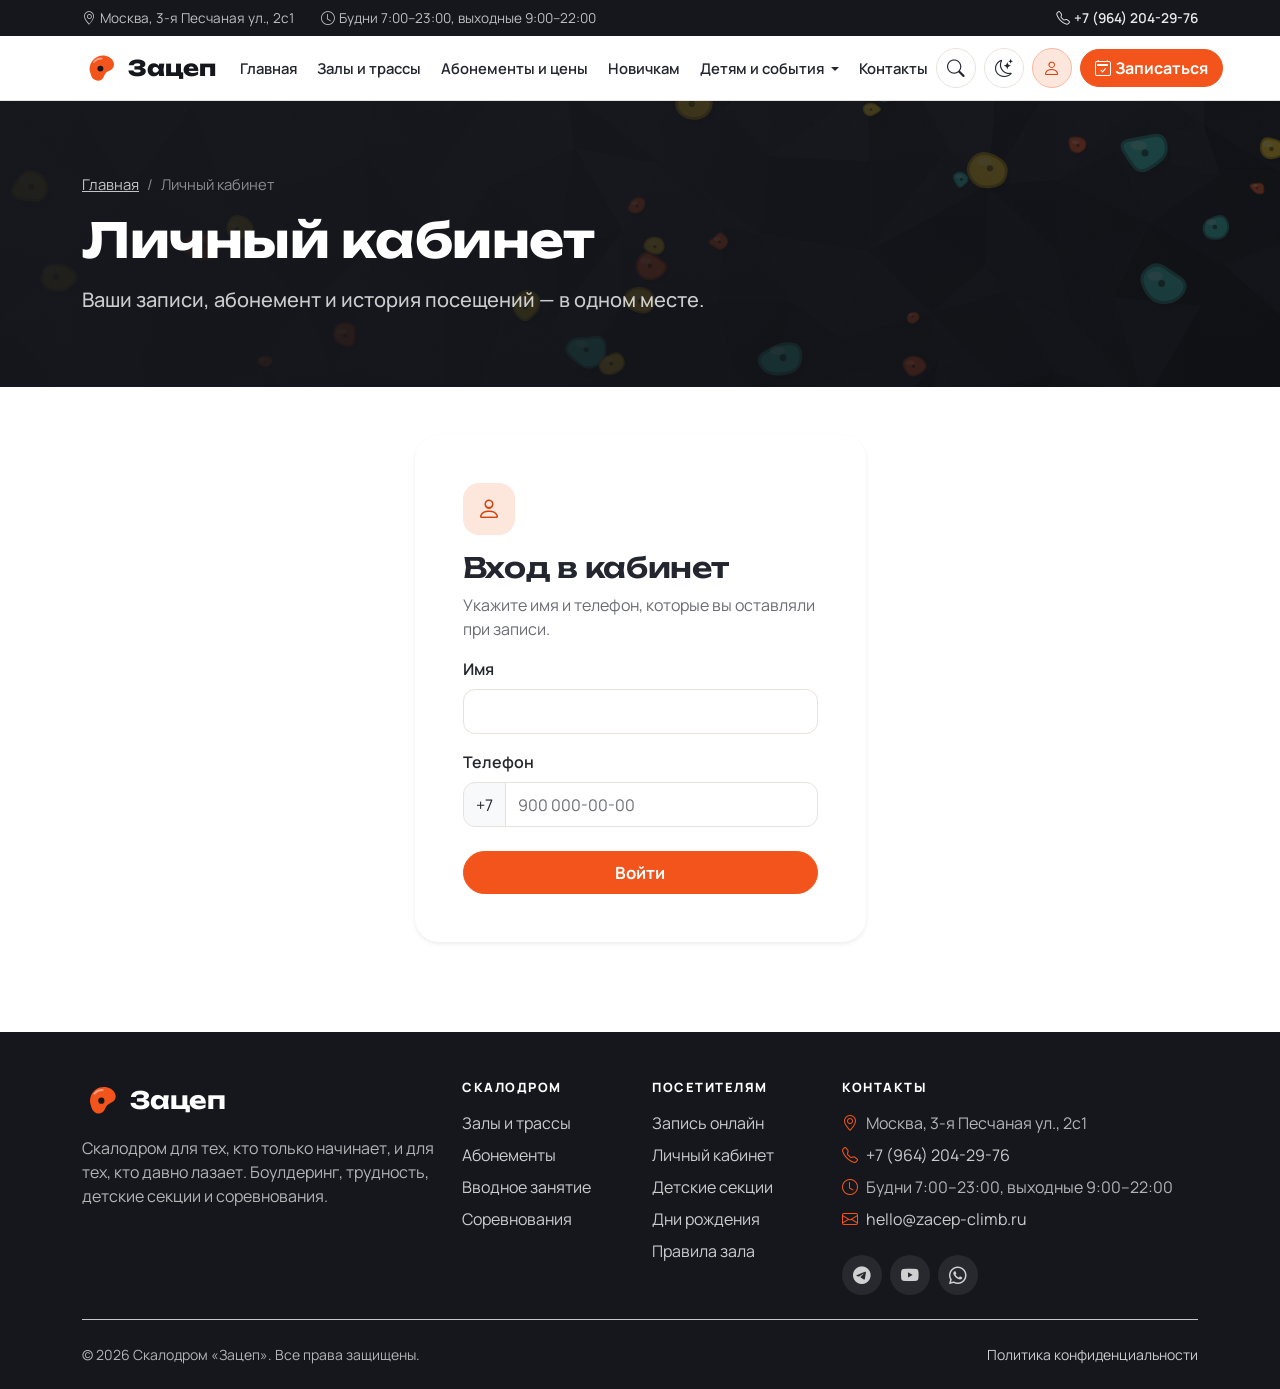
<file: account.html>
<!DOCTYPE html>
<html lang="ru">
<head>
  <meta charset="UTF-8">
  <meta name="viewport" content="width=device-width, initial-scale=1.0">
  <title>Личный кабинет — скалодром «Зацеп»</title>
  <meta name="description" content="Личный кабинет скалодрома «Зацеп»: ваши записи, абонемент, история посещений и настройки профиля.">
  <meta name="theme-color" content="#15171c">
  <link rel="icon" href="images/favicon.svg" type="image/svg+xml">

  <!-- Bootstrap 5.3.8 и иконки подключены локально (папка vendor/) -->
  <link rel="stylesheet" href="vendor/bootstrap/css/bootstrap.min.css">
  <link rel="stylesheet" href="vendor/bootstrap-icons/bootstrap-icons.min.css">
  <!-- Собственные стили подключаются после Bootstrap -->
  <link rel="stylesheet" href="css/custom.css">
  <!-- Тема ставится до отрисовки, чтобы не было «вспышки» светлой темы -->
  <script src="js/theme.js"></script>
</head>
<body>

  <a class="skip-link visually-hidden-focusable btn btn-primary" href="#main">Перейти к содержимому</a>

  <div class="topbar py-2 d-none d-md-block">
    <div class="container">
      <div class="row align-items-center">
        <div class="col-md-8">
          <span class="me-4"><i class="bi bi-geo-alt me-1" aria-hidden="true"></i>Москва, 3-я Песчаная ул., 2с1</span>
          <span><i class="bi bi-clock me-1" aria-hidden="true"></i>Будни 7:00–23:00, выходные 9:00–22:00</span>
        </div>
        <div class="col-md-4 text-md-end">
          <a href="tel:+79642042976" class="fw-semibold"><i class="bi bi-telephone me-1" aria-hidden="true"></i>+7 (964) 204-29-76</a>
        </div>
      </div>
    </div>
  </div>

  <nav class="navbar navbar-expand-xl site-navbar sticky-top py-2" aria-label="Основное меню">
    <div class="container">
      <a class="navbar-brand" href="index.html">
        <img src="images/logo.svg" alt="" width="38" height="38">
        Зацеп
      </a>

      <button
        class="navbar-toggler border-0"
        type="button"
        data-bs-toggle="collapse"
        data-bs-target="#mainNavbar"
        aria-controls="mainNavbar"
        aria-expanded="false"
        aria-label="Переключить навигацию"
      >
        <span class="navbar-toggler-icon"></span>
      </button>

      <div class="collapse navbar-collapse" id="mainNavbar">
        <ul class="navbar-nav mx-auto gap-xl-1">
          <li class="nav-item">
            <a class="nav-link" href="index.html">Главная</a>
          </li>
          <li class="nav-item">
            <a class="nav-link" href="halls.html">Залы и трассы</a>
          </li>
          <li class="nav-item">
            <a class="nav-link" href="catalog.html">Абонементы и цены</a>
          </li>
          <li class="nav-item">
            <a class="nav-link" href="product.html">Новичкам</a>
          </li>
          <li class="nav-item dropdown">
            <a class="nav-link dropdown-toggle" href="kids.html" role="button" data-bs-toggle="dropdown" aria-expanded="false">
              Детям и события
            </a>
            <ul class="dropdown-menu">
              <li><a class="dropdown-item" href="kids.html#sections"><i class="bi bi-emoji-smile me-2" aria-hidden="true"></i>Детские секции</a></li>
              <li><a class="dropdown-item" href="kids.html#birthday"><i class="bi bi-balloon me-2" aria-hidden="true"></i>Дни рождения</a></li>
              <li><a class="dropdown-item" href="kids.html#competitions"><i class="bi bi-trophy me-2" aria-hidden="true"></i>Соревнования</a></li>
              <li><hr class="dropdown-divider"></li>
              <li><a class="dropdown-item" href="catalog.html?cat=kids"><i class="bi bi-tag me-2" aria-hidden="true"></i>Цены для детей</a></li>
            </ul>
          </li>
          <li class="nav-item">
            <a class="nav-link" href="contacts.html">Контакты</a>
          </li>
        </ul>
        <div class="d-flex align-items-center gap-2 mt-2 mt-xl-0">
          <button class="btn btn-icon" type="button" data-bs-toggle="modal" data-bs-target="#searchModal" aria-label="Поиск по сайту" title="Поиск по сайту (/)">
            <i class="bi bi-search" aria-hidden="true"></i>
          </button>
          <button class="btn btn-icon" type="button" data-theme-toggle aria-pressed="false" aria-label="Включить тёмную тему" title="Тёмная тема">
            <i class="bi bi-moon-stars" aria-hidden="true"></i>
          </button>
          <a class="btn btn-icon active" href="account.html" aria-label="Личный кабинет" title="Личный кабинет" aria-current="page">
            <i class="bi bi-person" aria-hidden="true"></i>
          </a>
          <a class="btn btn-primary" href="order.html">
            <i class="bi bi-calendar2-check me-1" aria-hidden="true"></i>Записаться
          </a>
        </div>
      </div>
    </div>
  </nav>

  <main id="main">

    <section class="page-header py-5">
      <div class="container py-lg-4">
        <nav aria-label="breadcrumb">
          <ol class="breadcrumb mb-3">
            <li class="breadcrumb-item"><a href="index.html">Главная</a></li>
            <li class="breadcrumb-item active" aria-current="page">Личный кабинет</li>
          </ol>
        </nav>
        <div class="row">
          <div class="col-12 col-lg-8">
            <h1 class="display-5 mb-3">Личный кабинет</h1>
            <p class="lead mb-0">Ваши записи, абонемент и история посещений — в одном месте.</p>
          </div>
        </div>
      </div>
    </section>

    <section class="container section pt-5">

      <!-- Вход -->
      <div id="accountLogin" class="row justify-content-center">
        <div class="col-12 col-md-8 col-lg-6 col-xl-5">
          <div class="card border-0 shadow-sm rounded-4">
            <div class="card-body p-4 p-lg-5">
              <div class="feature-icon mb-3"><i class="bi bi-person" aria-hidden="true"></i></div>
              <h2 class="h3 mb-2">Вход в кабинет</h2>
              <p class="text-body-secondary">Укажите имя и телефон, которые вы оставляли при записи.</p>
              <form id="loginForm" novalidate>
                <div class="mb-3">
                  <label for="login-name" class="form-label">Имя</label>
                  <input id="login-name" name="name" type="text" class="form-control" minlength="2" autocomplete="name" required>
                  <div class="invalid-feedback">Введите имя (от 2 букв).</div>
                </div>
                <div class="mb-4">
                  <label for="login-phone" class="form-label">Телефон</label>
                  <div class="input-group has-validation">
                    <span class="input-group-text">+7</span>
                    <input id="login-phone" name="phone" type="tel" class="form-control" placeholder="900 000-00-00" pattern="[0-9\s\-\(\)]{10,15}" autocomplete="tel-national" required>
                    <div class="invalid-feedback">Укажите номер из 10 цифр.</div>
                  </div>
                </div>
                <button type="submit" class="btn btn-primary btn-lg w-100">Войти</button>
              </form>
            </div>
          </div>
        </div>
      </div>

      <!-- Кабинет -->
      <div id="accountDashboard" class="d-none">
        <div class="row g-4">
          <div class="col-12 col-lg-4 col-xl-3">
            <div class="card border-0 shadow-sm mb-3">
              <div class="card-body p-4 text-center">
                <span class="avatar avatar-lg bg-primary mx-auto mb-3" aria-hidden="true" data-user-initials>?</span>
                <h2 class="h5 mb-1" data-user-name>Гость</h2>
                <p class="text-body-secondary small mb-2" data-user-phone></p>
                <span class="badge text-bg-warning rounded-pill">Уровень: <span data-user-level>новичок</span></span>
              </div>
            </div>
            <div class="nav flex-column nav-pills account-nav gap-1" id="accountTabs" role="tablist" aria-orientation="vertical">
              <button class="nav-link active" id="tab-bookings" data-bs-toggle="pill" data-bs-target="#pane-bookings" type="button" role="tab" aria-controls="pane-bookings" aria-selected="true">
                <i class="bi bi-calendar2-week" aria-hidden="true"></i>Мои записи <span class="badge rounded-pill text-bg-primary" data-bookings-count>0</span>
              </button>
              <button class="nav-link" id="tab-subscription" data-bs-toggle="pill" data-bs-target="#pane-subscription" type="button" role="tab" aria-controls="pane-subscription" aria-selected="false">
                <i class="bi bi-card-checklist" aria-hidden="true"></i>Абонемент
              </button>
              <button class="nav-link" id="tab-history" data-bs-toggle="pill" data-bs-target="#pane-history" type="button" role="tab" aria-controls="pane-history" aria-selected="false">
                <i class="bi bi-clock-history" aria-hidden="true"></i>История
              </button>
              <button class="nav-link" id="tab-settings" data-bs-toggle="pill" data-bs-target="#pane-settings" type="button" role="tab" aria-controls="pane-settings" aria-selected="false">
                <i class="bi bi-gear" aria-hidden="true"></i>Настройки
              </button>
            </div>
            <button class="btn btn-link text-danger text-decoration-none mt-2 px-3" type="button" id="logoutBtn">
              <i class="bi bi-box-arrow-right me-2" aria-hidden="true"></i>Выйти
            </button>
          </div>

          <div class="col-12 col-lg-8 col-xl-9">
            <div class="row g-3 mb-4 text-center">
              <div class="col-6 col-md-3"><div class="card border-0 shadow-sm h-100"><div class="card-body"><div class="mini-stat">14</div><div class="small text-body-secondary mt-1">посещений</div></div></div></div>
              <div class="col-6 col-md-3"><div class="card border-0 shadow-sm h-100"><div class="card-body"><div class="mini-stat">21 ч</div><div class="small text-body-secondary mt-1">на стене</div></div></div></div>
              <div class="col-6 col-md-3"><div class="card border-0 shadow-sm h-100"><div class="card-body"><div class="mini-stat">63</div><div class="small text-body-secondary mt-1">трассы пройдено</div></div></div></div>
              <div class="col-6 col-md-3"><div class="card border-0 shadow-sm h-100"><div class="card-body"><div class="mini-stat">420</div><div class="small text-body-secondary mt-1">бонусных баллов</div></div></div></div>
            </div>

            <div class="tab-content">
              <!-- Записи -->
              <div class="tab-pane fade show active" id="pane-bookings" role="tabpanel" aria-labelledby="tab-bookings" tabindex="0">
                <div class="d-flex flex-wrap justify-content-between align-items-center gap-2 mb-3">
                  <h2 class="h4 mb-0">Мои записи</h2>
                  <a class="btn btn-primary btn-sm" href="order.html"><i class="bi bi-plus-lg me-1" aria-hidden="true"></i>Новая запись</a>
                </div>
                <div id="bookingsList" class="d-grid gap-3"></div>
                <div id="bookingsEmpty" class="card border-0 bg-chalk text-center p-4 p-lg-5 d-none">
                  <i class="bi bi-calendar2-plus fs-1 text-orange mb-2" aria-hidden="true"></i>
                  <h3 class="h5">Пока нет записей</h3>
                  <p class="text-body-secondary mb-3">Запишитесь онлайн — запись сразу появится здесь.</p>
                  <div><a class="btn btn-primary" href="order.html">Записаться</a></div>
                </div>
              </div>

              <!-- Абонемент -->
              <div class="tab-pane fade" id="pane-subscription" role="tabpanel" aria-labelledby="tab-subscription" tabindex="0">
                <h2 class="h4 mb-3">Абонемент</h2>
                <div class="card card-featured border-0 shadow mb-3">
                  <div class="card-body p-4">
                    <div class="d-flex flex-wrap justify-content-between gap-2 mb-3">
                      <div>
                        <span class="badge text-bg-warning rounded-pill mb-2">Активен</span>
                        <h3 class="h4 mb-1">8 посещений</h3>
                        <p class="text-body-secondary small mb-0">Действует до 15 января 2027</p>
                      </div>
                      <div class="price">6&nbsp;400&nbsp;₽</div>
                    </div>
                    <div class="d-flex justify-content-between small mb-2"><span>Использовано 5 из 8</span><span>осталось 3</span></div>
                    <div class="progress mb-4" role="progressbar" aria-label="Использовано 5 из 8 посещений" aria-valuenow="62" aria-valuemin="0" aria-valuemax="100"><div class="progress-bar" style="width: 62%"></div></div>
                    <div class="d-flex flex-wrap gap-2">
                      <a class="btn btn-primary" href="catalog.html?cat=subs">Продлить</a>
                      <button class="btn btn-outline-light" type="button" id="freezeBtn">Заморозить на 7 дней</button>
                    </div>
                  </div>
                </div>
                <div class="alert alert-warning d-flex gap-2 mb-0" role="note">
                  <i class="bi bi-lightbulb" aria-hidden="true"></i>
                  <div>Осталось 3 посещения. Безлимит на месяц выгоднее, если вы лазаете чаще двух раз в неделю.</div>
                </div>
              </div>

              <!-- История -->
              <div class="tab-pane fade" id="pane-history" role="tabpanel" aria-labelledby="tab-history" tabindex="0">
                <h2 class="h4 mb-3">История посещений</h2>
                <div class="table-responsive bg-body rounded-4 border">
                  <table class="table align-middle mb-0">
                    <thead class="table-light">
                      <tr><th scope="col">Дата</th><th scope="col">Услуга</th><th scope="col" class="d-none d-md-table-cell">Зал</th><th scope="col" class="text-center">Трассы</th><th scope="col">Статус</th></tr>
                    </thead>
                    <tbody>
                      <tr>
                        <td class="text-nowrap"><time datetime="2026-11-08">8 ноября</time></td>
                        <td>Разовое посещение</td>
                        <td class="d-none d-md-table-cell text-body-secondary">Боулдеринг «Пещера»</td>
                        <td class="text-center">6</td>
                        <td><span class="badge rounded-pill text-bg-success">Посещено</span></td>
                      </tr>
                      <tr>
                        <td class="text-nowrap"><time datetime="2026-11-02">2 ноября</time></td>
                        <td>Группа «Старт», занятие 4</td>
                        <td class="d-none d-md-table-cell text-body-secondary">Трудность «Стена»</td>
                        <td class="text-center">5</td>
                        <td><span class="badge rounded-pill text-bg-success">Посещено</span></td>
                      </tr>
                      <tr>
                        <td class="text-nowrap"><time datetime="2026-10-30">30 октября</time></td>
                        <td>Группа «Старт», занятие 3</td>
                        <td class="d-none d-md-table-cell text-body-secondary">Трудность «Стена»</td>
                        <td class="text-center">4</td>
                        <td><span class="badge rounded-pill text-bg-success">Посещено</span></td>
                      </tr>
                      <tr>
                        <td class="text-nowrap"><time datetime="2026-10-26">26 октября</time></td>
                        <td>Разовое посещение</td>
                        <td class="d-none d-md-table-cell text-body-secondary">Боулдеринг «Пещера»</td>
                        <td class="text-center">7</td>
                        <td><span class="badge rounded-pill text-bg-success">Посещено</span></td>
                      </tr>
                      <tr>
                        <td class="text-nowrap"><time datetime="2026-10-23">23 октября</time></td>
                        <td>Группа «Старт», занятие 2</td>
                        <td class="d-none d-md-table-cell text-body-secondary">Тренажёрная зона</td>
                        <td class="text-center">—</td>
                        <td><span class="badge rounded-pill text-bg-secondary">Пропуск</span></td>
                      </tr>
                      <tr>
                        <td class="text-nowrap"><time datetime="2026-10-19">19 октября</time></td>
                        <td>Вводное занятие «Первый зацеп»</td>
                        <td class="d-none d-md-table-cell text-body-secondary">Боулдеринг «Пещера»</td>
                        <td class="text-center">5</td>
                        <td><span class="badge rounded-pill text-bg-success">Посещено</span></td>
                      </tr>
                    </tbody>
                  </table>
                </div>
              </div>

              <!-- Настройки -->
              <div class="tab-pane fade" id="pane-settings" role="tabpanel" aria-labelledby="tab-settings" tabindex="0">
                <h2 class="h4 mb-3">Настройки профиля</h2>
                <form id="profileForm" class="card border-0 shadow-sm" novalidate>
                  <div class="card-body p-4">
                    <div class="row g-3">
                      <div class="col-12 col-md-6">
                        <label for="profile-name" class="form-label">Имя</label>
                        <input id="profile-name" name="name" type="text" class="form-control" minlength="2" autocomplete="name" required>
                        <div class="invalid-feedback">Введите имя (от 2 букв).</div>
                      </div>
                      <div class="col-12 col-md-6">
                        <label for="profile-phone" class="form-label">Телефон</label>
                        <div class="input-group has-validation">
                          <span class="input-group-text">+7</span>
                          <input id="profile-phone" name="phone" type="tel" class="form-control" pattern="[0-9\s\-\(\)]{10,15}" autocomplete="tel-national" required>
                          <div class="invalid-feedback">Укажите номер из 10 цифр.</div>
                        </div>
                      </div>
                      <div class="col-12 col-md-6">
                        <label for="profile-email" class="form-label">E-mail</label>
                        <input id="profile-email" name="email" type="email" class="form-control" autocomplete="email" placeholder="you@example.ru">
                        <div class="invalid-feedback">Проверьте адрес почты.</div>
                      </div>
                      <div class="col-12 col-md-6">
                        <label for="profile-level" class="form-label">Уровень</label>
                        <select id="profile-level" name="level" class="form-select">
                          <option value="новичок">Новичок</option>
                          <option value="лазаю иногда">Лазаю иногда</option>
                          <option value="уверенный">Уверенный</option>
                          <option value="допуск к верёвке">Есть допуск к верёвке</option>
                        </select>
                      </div>
                      <div class="col-12">
                        <div class="form-check form-switch">
                          <input id="profile-remind" name="remind" class="form-check-input" type="checkbox" role="switch">
                          <label class="form-check-label" for="profile-remind">Напоминать о записи за день</label>
                        </div>
                        <div class="form-check form-switch">
                          <input id="profile-news" name="news" class="form-check-input" type="checkbox" role="switch">
                          <label class="form-check-label" for="profile-news">Присылать новости о трассах и соревнованиях</label>
                        </div>
                      </div>
                      <div class="col-12">
                        <fieldset>
                          <legend class="form-label fs-6">Оформление сайта</legend>
                          <div class="d-flex flex-wrap gap-2">
                            <input type="radio" class="btn-check" name="theme-choice" id="theme-light" value="light" autocomplete="off">
                            <label class="btn btn-outline-dark" for="theme-light"><i class="bi bi-sun me-1" aria-hidden="true"></i>Светлая</label>
                            <input type="radio" class="btn-check" name="theme-choice" id="theme-dark" value="dark" autocomplete="off">
                            <label class="btn btn-outline-dark" for="theme-dark"><i class="bi bi-moon-stars me-1" aria-hidden="true"></i>Тёмная</label>
                          </div>
                        </fieldset>
                      </div>
                    </div>
                  </div>
                  <div class="card-footer bg-transparent border-0 px-4 pb-4 pt-0">
                    <button type="submit" class="btn btn-primary">Сохранить</button>
                  </div>
                </form>
              </div>
            </div>
          </div>
        </div>
      </div>
    </section>
  </main>

  <footer class="site-footer pt-5 pb-4">
    <div class="container">
      <div class="row g-4 pb-4">
        <div class="col-12 col-lg-4">
          <a class="d-inline-flex align-items-center gap-2 mb-3 text-white fs-4 font-display fw-bold" href="index.html">
            <img src="images/logo.svg" alt="" width="40" height="40">Зацеп
          </a>
          <p class="mb-0">Скалодром для тех, кто только начинает, и для тех, кто давно лазает. Боулдеринг, трудность, детские секции и соревнования.</p>
        </div>

        <div class="col-6 col-md-4 col-lg-2">
          <h2 class="mb-3">Скалодром</h2>
          <ul class="list-unstyled d-grid gap-2 mb-0">
            <li><a href="halls.html">Залы и трассы</a></li>
            <li><a href="catalog.html">Абонементы</a></li>
            <li><a href="product.html">Вводное занятие</a></li>
            <li><a href="kids.html#competitions">Соревнования</a></li>
          </ul>
        </div>

        <div class="col-6 col-md-4 col-lg-2">
          <h2 class="mb-3">Посетителям</h2>
          <ul class="list-unstyled d-grid gap-2 mb-0">
            <li><a href="order.html">Запись онлайн</a></li>
            <li><a href="account.html">Личный кабинет</a></li>
            <li><a href="kids.html#sections">Детские секции</a></li>
            <li><a href="kids.html#birthday">Дни рождения</a></li>
            <li><a href="halls.html#rules">Правила зала</a></li>
          </ul>
        </div>

        <div class="col-12 col-md-4 col-lg-4">
          <h2 class="mb-3">Контакты</h2>
          <ul class="list-unstyled d-grid gap-2 mb-0">
            <li><i class="bi bi-geo-alt me-2 text-orange" aria-hidden="true"></i>Москва, 3-я Песчаная ул., 2с1</li>
            <li><i class="bi bi-telephone me-2 text-orange" aria-hidden="true"></i><a href="tel:+79642042976">+7 (964) 204-29-76</a></li>
            <li><i class="bi bi-clock me-2 text-orange" aria-hidden="true"></i>Будни 7:00–23:00, выходные 9:00–22:00</li>
            <li><i class="bi bi-envelope me-2 text-orange" aria-hidden="true"></i><a href="mailto:hello@zacep-climb.ru">hello@zacep-climb.ru</a></li>
          </ul>
          <div class="d-flex gap-2 mt-4">
            <a class="social-link" href="#" aria-label="Мы в Telegram"><i class="bi bi-telegram" aria-hidden="true"></i></a>
            <a class="social-link" href="#" aria-label="Мы на YouTube"><i class="bi bi-youtube" aria-hidden="true"></i></a>
            <a class="social-link" href="#" aria-label="Написать в WhatsApp"><i class="bi bi-whatsapp" aria-hidden="true"></i></a>
          </div>
        </div>
      </div>

      <div class="border-top border-secondary-subtle pt-4 d-flex flex-column flex-md-row justify-content-between gap-2 small">
        <p class="mb-0">&copy; <span data-year>2026</span> Скалодром «Зацеп». Все права защищены.</p>
        <p class="mb-0"><a href="contacts.html">Политика конфиденциальности</a></p>
      </div>
    </div>
  </footer>

  <div class="modal fade" id="quickBookModal" tabindex="-1" aria-labelledby="quickBookLabel" aria-hidden="true">
    <div class="modal-dialog modal-dialog-centered">
      <div class="modal-content border-0 rounded-4">
        <div class="modal-header border-0 pb-0">
          <div>
            <h2 class="modal-title h5" id="quickBookLabel">Быстрая запись</h2>
            <p class="text-body-secondary small mb-0">Перезвоним за 15 минут и подберём время</p>
          </div>
          <button type="button" class="btn-close" data-bs-dismiss="modal" aria-label="Закрыть"></button>
        </div>

        <form class="needs-validation" novalidate data-success-title="Заявка принята" data-success-text="{name}администратор позвонит вам в течение 15 минут и подтвердит запись.">
          <div class="modal-body">
            <div class="mb-3">
              <label for="quick-name" class="form-label">Имя</label>
              <input id="quick-name" name="name" type="text" class="form-control" autocomplete="given-name" required>
              <div class="invalid-feedback">Как к вам обращаться?</div>
            </div>
            <div class="mb-3">
              <label for="quick-phone" class="form-label">Телефон</label>
              <div class="input-group has-validation">
                <span class="input-group-text">+7</span>
                <input id="quick-phone" name="phone" type="tel" class="form-control" placeholder="900 000-00-00" pattern="[0-9\s\-\(\)]{10,15}" autocomplete="tel-national" required>
                <div class="invalid-feedback">Укажите номер из 10 цифр.</div>
              </div>
            </div>
            <div class="mb-3">
              <label for="quick-service" class="form-label">Что вас интересует</label>
              <select id="quick-service" name="service" class="form-select">
                  <optgroup label="Посещения">
                    <option value="intro" data-price="2400" data-gear="included">Вводное занятие «Первый зацеп»</option>
                    <option value="single" data-price="1200">Разовое посещение</option>
                    <option value="single-morning" data-price="900">Разовое утром (будни до 16:00)</option>
                  </optgroup>
                  <optgroup label="Абонементы">
                    <option value="sub-8" data-price="6400">8 посещений (действует 2 месяца)</option>
                    <option value="sub-month" data-price="7900">Безлимит на месяц</option>
                    <option value="sub-morning" data-price="4900">Утренний безлимит на месяц</option>
                    <option value="sub-student" data-price="5500">Студенческий безлимит на месяц</option>
                    <option value="sub-year" data-price="59000">Безлимит на год</option>
                  </optgroup>
                  <optgroup label="Тренировки">
                    <option value="personal" data-price="3500">Персональная тренировка, 60 мин</option>
                    <option value="group-start" data-price="9600">Группа «Старт», 8 занятий</option>
                    <option value="group-tech" data-price="11200">Группа «Техника», 8 занятий</option>
                    <option value="lead-course" data-price="14900">Курс нижней страховки, 4 занятия</option>
                  </optgroup>
                  <optgroup label="Детям и события">
                    <option value="kids-trial" data-price="0" data-gear="included">Пробное детское занятие</option>
                    <option value="kids-5" data-price="7200" data-gear="included">Детская секция 5–7 лет, месяц</option>
                    <option value="kids-8" data-price="8000" data-gear="included">Детская секция 8–14 лет, месяц</option>
                    <option value="birthday" data-price="24000" data-gear="included">День рождения «Приключение»</option>
                    <option value="competition" data-price="1500">Участие в «Зацеп Open»</option>
                  </optgroup>
              </select>
            </div>
            <div class="form-check">
              <input id="quick-agree" name="agree" class="form-check-input" type="checkbox" required>
              <label class="form-check-label small" for="quick-agree">Согласен(на) на обработку персональных данных</label>
              <div class="invalid-feedback">Без согласия мы не сможем перезвонить.</div>
            </div>
          </div>
          <div class="modal-footer border-0 pt-0">
            <button type="button" class="btn btn-outline-secondary" data-bs-dismiss="modal">Отмена</button>
            <button type="submit" class="btn btn-primary">Жду звонка</button>
          </div>
        </form>
      </div>
    </div>
  </div>

  <div class="toast-container position-fixed bottom-0 end-0 p-3">
    <div id="siteToast" class="toast border-0 shadow" role="status" aria-live="polite" aria-atomic="true">
      <div class="toast-header">
        <span class="badge text-bg-success rounded-pill me-2"><i class="bi bi-check-lg" aria-hidden="true"></i></span>
        <strong class="me-auto" data-toast-title>Готово</strong>
        <small>сейчас</small>
        <button type="button" class="btn-close" data-bs-dismiss="toast" aria-label="Закрыть"></button>
      </div>
      <div class="toast-body" data-toast-text></div>
    </div>
  </div>

  <script src="vendor/bootstrap/js/bootstrap.bundle.min.js"></script>
  <script src="js/main.js"></script>
</body>
</html>
</file>
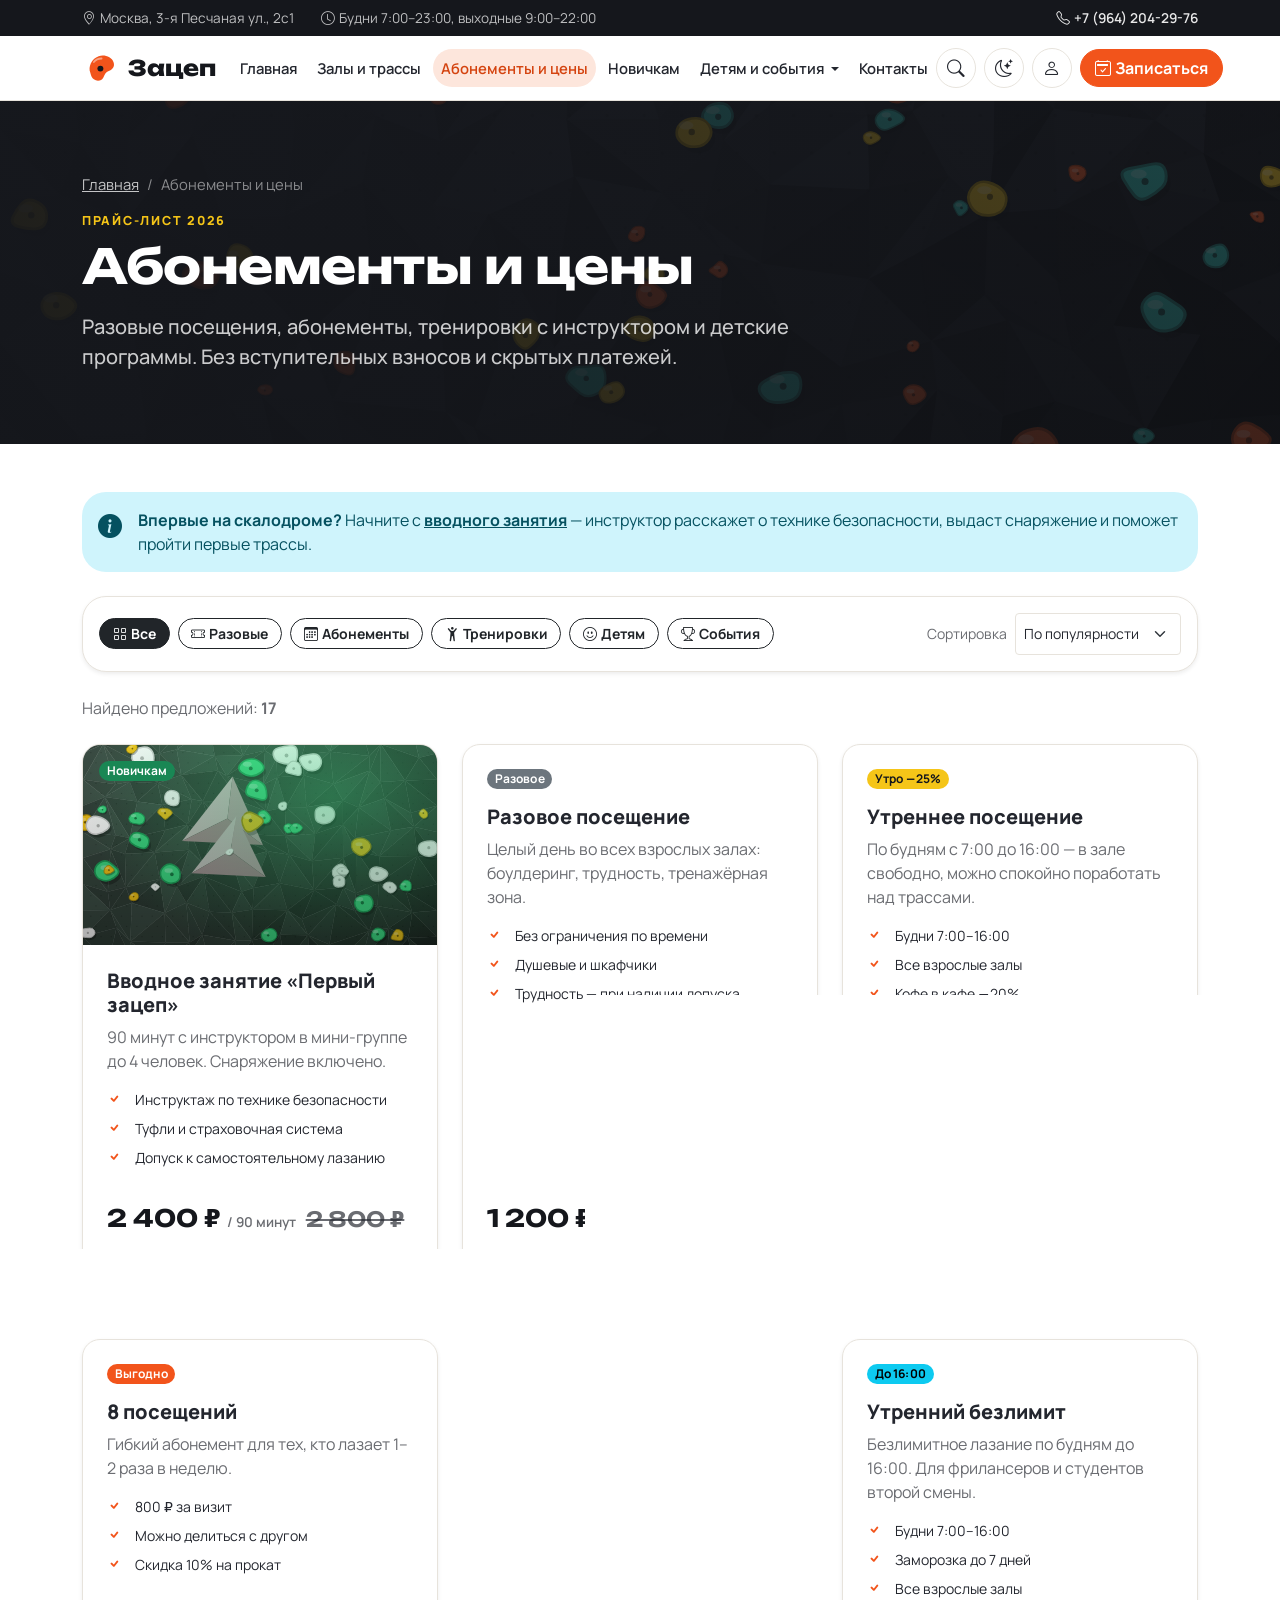
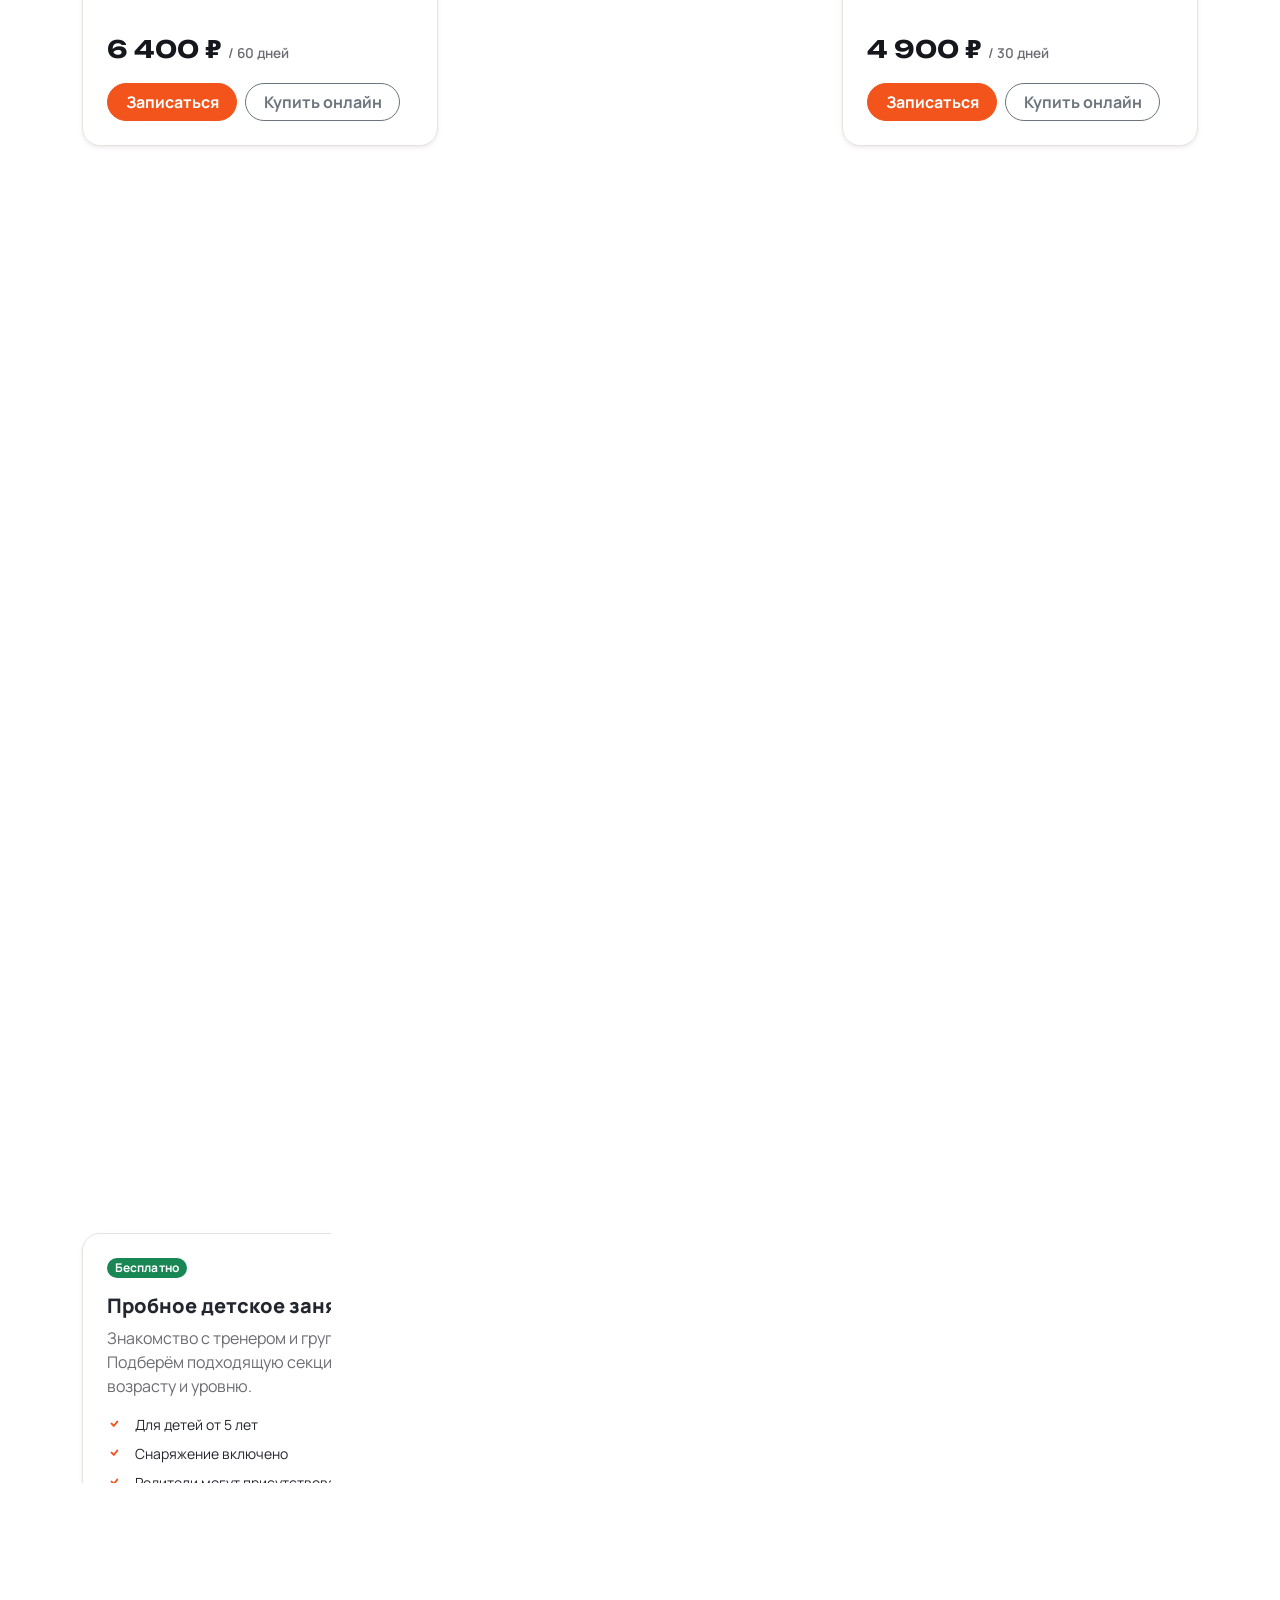
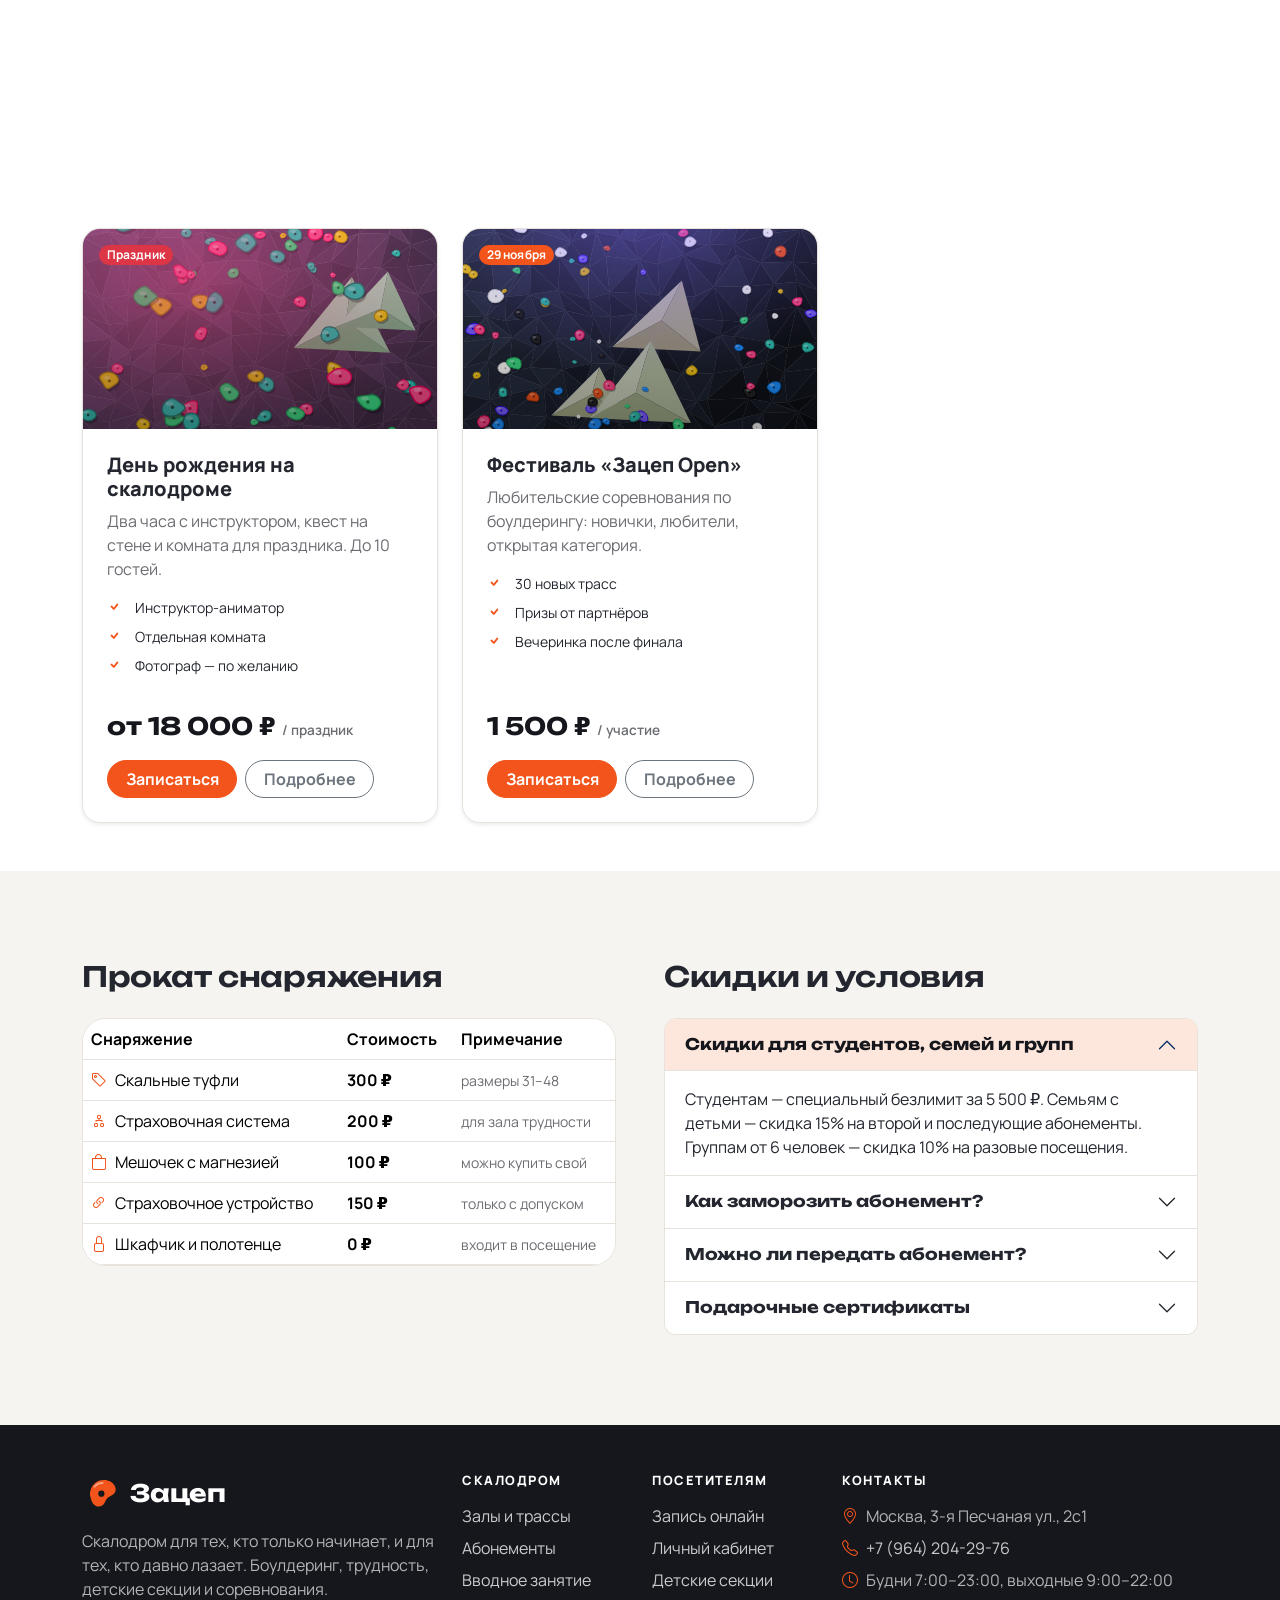
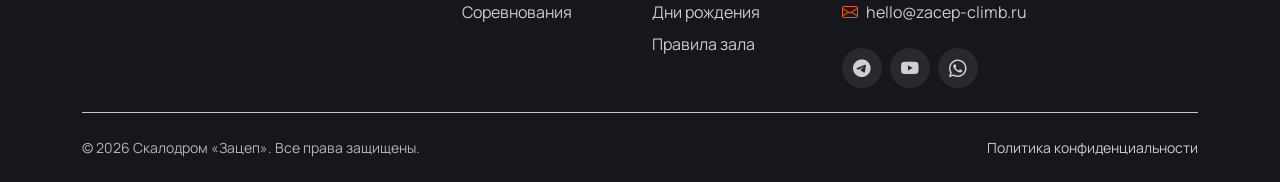
<file: catalog.html>
<!DOCTYPE html>
<html lang="ru">
<head>
  <meta charset="UTF-8">
  <meta name="viewport" content="width=device-width, initial-scale=1.0">
  <title>Абонементы и цены — скалодром «Зацеп»</title>
  <meta name="description" content="Цены скалодрома «Зацеп»: разовые посещения, безлимитные абонементы, тренировки с инструктором, детские секции и дни рождения.">
  <meta name="theme-color" content="#15171c">
  <link rel="icon" href="images/favicon.svg" type="image/svg+xml">

  <!-- Bootstrap 5.3.8 и иконки подключены локально (папка vendor/) -->
  <link rel="stylesheet" href="vendor/bootstrap/css/bootstrap.min.css">
  <link rel="stylesheet" href="vendor/bootstrap-icons/bootstrap-icons.min.css">
  <!-- Собственные стили подключаются после Bootstrap -->
  <link rel="stylesheet" href="css/custom.css">
  <!-- Тема ставится до отрисовки, чтобы не было «вспышки» светлой темы -->
  <script src="js/theme.js"></script>
</head>
<body>

  <a class="skip-link visually-hidden-focusable btn btn-primary" href="#main">Перейти к содержимому</a>

  <div class="topbar py-2 d-none d-md-block">
    <div class="container">
      <div class="row align-items-center">
        <div class="col-md-8">
          <span class="me-4"><i class="bi bi-geo-alt me-1" aria-hidden="true"></i>Москва, 3-я Песчаная ул., 2с1</span>
          <span><i class="bi bi-clock me-1" aria-hidden="true"></i>Будни 7:00–23:00, выходные 9:00–22:00</span>
        </div>
        <div class="col-md-4 text-md-end">
          <a href="tel:+79642042976" class="fw-semibold"><i class="bi bi-telephone me-1" aria-hidden="true"></i>+7 (964) 204-29-76</a>
        </div>
      </div>
    </div>
  </div>

  <nav class="navbar navbar-expand-xl site-navbar sticky-top py-2" aria-label="Основное меню">
    <div class="container">
      <a class="navbar-brand" href="index.html">
        <img src="images/logo.svg" alt="" width="38" height="38">
        Зацеп
      </a>

      <button
        class="navbar-toggler border-0"
        type="button"
        data-bs-toggle="collapse"
        data-bs-target="#mainNavbar"
        aria-controls="mainNavbar"
        aria-expanded="false"
        aria-label="Переключить навигацию"
      >
        <span class="navbar-toggler-icon"></span>
      </button>

      <div class="collapse navbar-collapse" id="mainNavbar">
        <ul class="navbar-nav mx-auto gap-xl-1">
          <li class="nav-item">
            <a class="nav-link" href="index.html">Главная</a>
          </li>
          <li class="nav-item">
            <a class="nav-link" href="halls.html">Залы и трассы</a>
          </li>
          <li class="nav-item">
            <a class="nav-link active" aria-current="page" href="catalog.html">Абонементы и цены</a>
          </li>
          <li class="nav-item">
            <a class="nav-link" href="product.html">Новичкам</a>
          </li>
          <li class="nav-item dropdown">
            <a class="nav-link dropdown-toggle" href="kids.html" role="button" data-bs-toggle="dropdown" aria-expanded="false">
              Детям и события
            </a>
            <ul class="dropdown-menu">
              <li><a class="dropdown-item" href="kids.html#sections"><i class="bi bi-emoji-smile me-2" aria-hidden="true"></i>Детские секции</a></li>
              <li><a class="dropdown-item" href="kids.html#birthday"><i class="bi bi-balloon me-2" aria-hidden="true"></i>Дни рождения</a></li>
              <li><a class="dropdown-item" href="kids.html#competitions"><i class="bi bi-trophy me-2" aria-hidden="true"></i>Соревнования</a></li>
              <li><hr class="dropdown-divider"></li>
              <li><a class="dropdown-item" href="catalog.html?cat=kids"><i class="bi bi-tag me-2" aria-hidden="true"></i>Цены для детей</a></li>
            </ul>
          </li>
          <li class="nav-item">
            <a class="nav-link" href="contacts.html">Контакты</a>
          </li>
        </ul>
        <div class="d-flex align-items-center gap-2 mt-2 mt-xl-0">
          <button class="btn btn-icon" type="button" data-bs-toggle="modal" data-bs-target="#searchModal" aria-label="Поиск по сайту" title="Поиск по сайту (/)">
            <i class="bi bi-search" aria-hidden="true"></i>
          </button>
          <button class="btn btn-icon" type="button" data-theme-toggle aria-pressed="false" aria-label="Включить тёмную тему" title="Тёмная тема">
            <i class="bi bi-moon-stars" aria-hidden="true"></i>
          </button>
          <a class="btn btn-icon" href="account.html" aria-label="Личный кабинет" title="Личный кабинет">
            <i class="bi bi-person" aria-hidden="true"></i>
          </a>
          <a class="btn btn-primary" href="order.html">
            <i class="bi bi-calendar2-check me-1" aria-hidden="true"></i>Записаться
          </a>
        </div>
      </div>
    </div>
  </nav>

  <main id="main">

    <section class="page-header py-5">
      <div class="container py-lg-4">
        <nav aria-label="breadcrumb">
          <ol class="breadcrumb mb-3">
            <li class="breadcrumb-item"><a href="index.html">Главная</a></li>
            <li class="breadcrumb-item active" aria-current="page">Абонементы и цены</li>
          </ol>
        </nav>
        <div class="row">
          <div class="col-12 col-lg-8">
            <p class="eyebrow text-warning mb-2">Прайс-лист 2026</p>
            <h1 class="display-5 mb-3">Абонементы и цены</h1>
            <p class="lead mb-0">Разовые посещения, абонементы, тренировки с инструктором и детские программы. Без вступительных взносов и скрытых платежей.</p>
          </div>
        </div>
      </div>
    </section>

    <section class="container py-5">
      <div class="alert alert-info d-flex align-items-start gap-3 rounded-4 border-0" role="alert">
        <i class="bi bi-info-circle-fill fs-4 flex-shrink-0" aria-hidden="true"></i>
        <div>
          <strong>Впервые на скалодроме?</strong> Начните с <a href="product.html" class="alert-link">вводного занятия</a> —
          инструктор расскажет о технике безопасности, выдаст снаряжение и поможет пройти первые трассы.
        </div>
      </div>

      <!-- Панель фильтров -->
      <div class="filter-bar bg-body border rounded-4 shadow-sm p-3 my-4">
        <div class="row g-3 align-items-center">
          <div class="col-12 col-xl-8">
            <div class="d-flex flex-wrap gap-2" role="group" aria-label="Фильтр по категориям">
              <button type="button" class="btn btn-sm btn-outline-dark active" data-filter="all" aria-pressed="true"><i class="bi bi-grid me-1" aria-hidden="true"></i>Все</button>
              <button type="button" class="btn btn-sm btn-outline-dark" data-filter="single" aria-pressed="false"><i class="bi bi-ticket-perforated me-1" aria-hidden="true"></i>Разовые</button>
              <button type="button" class="btn btn-sm btn-outline-dark" data-filter="subs" aria-pressed="false"><i class="bi bi-calendar3 me-1" aria-hidden="true"></i>Абонементы</button>
              <button type="button" class="btn btn-sm btn-outline-dark" data-filter="training" aria-pressed="false"><i class="bi bi-person-arms-up me-1" aria-hidden="true"></i>Тренировки</button>
              <button type="button" class="btn btn-sm btn-outline-dark" data-filter="kids" aria-pressed="false"><i class="bi bi-emoji-smile me-1" aria-hidden="true"></i>Детям</button>
              <button type="button" class="btn btn-sm btn-outline-dark" data-filter="events" aria-pressed="false"><i class="bi bi-trophy me-1" aria-hidden="true"></i>События</button>
            </div>
          </div>
          <div class="col-12 col-xl-4">
            <div class="d-flex align-items-center gap-2 justify-content-xl-end">
              <label for="catalogSort" class="small text-body-secondary text-nowrap">Сортировка</label>
              <select id="catalogSort" class="form-select form-select-sm w-auto">
                <option value="default">По популярности</option>
                <option value="price-asc">Сначала дешевле</option>
                <option value="price-desc">Сначала дороже</option>
              </select>
            </div>
          </div>
        </div>
      </div>

      <p class="text-body-secondary mb-4">Найдено предложений: <strong id="catalogCount">17</strong></p>

      <div class="row g-4" id="catalogGrid">
        <div class="col-12 col-md-6 col-lg-4 catalog-item" data-category="single training" data-price="2400" data-order="0">
          <article class="card h-100 shadow-sm card-hover">
            <div class="card-img-wrap">
              <img src="images/intro-1.svg" class="card-img-top" alt="" width="900" height="600">
              <span class="badge text-bg-success">Новичкам</span>
            </div>
            <div class="card-body p-4 d-flex flex-column">
              
              <h2 class="card-title h5">Вводное занятие «Первый зацеп»</h2>
              <p class="card-text text-body-secondary">90 минут с инструктором в мини-группе до 4 человек. Снаряжение включено.</p>
              <ul class="list-check small mb-4">
                <li>Инструктаж по технике безопасности</li>
                <li>Туфли и страховочная система</li>
                <li>Допуск к самостоятельному лазанию</li>
              </ul>
              <div class="mt-auto">
                <p class="price mb-3">2&nbsp;400&nbsp;₽ <small>/ 90 минут</small> <span class="price-old small ms-1">2&nbsp;800&nbsp;₽</span></p>
                <div class="d-flex flex-wrap gap-2">
                  <button class="btn btn-primary" type="button" data-bs-toggle="modal" data-bs-target="#quickBookModal" data-service="intro">Записаться</button>
                  <a class="btn btn-outline-secondary" href="product.html">Подробнее</a>
                </div>
              </div>
            </div>
          </article>
        </div>
        <div class="col-12 col-md-6 col-lg-4 catalog-item" data-category="single" data-price="1200" data-order="1">
          <article class="card h-100 shadow-sm card-hover">
            
            <div class="card-body p-4 d-flex flex-column">
              <span class="badge text-bg-secondary align-self-start mb-3">Разовое</span>
              <h2 class="card-title h5">Разовое посещение</h2>
              <p class="card-text text-body-secondary">Целый день во всех взрослых залах: боулдеринг, трудность, тренажёрная зона.</p>
              <ul class="list-check small mb-4">
                <li>Без ограничения по времени</li>
                <li>Душевые и шкафчики</li>
                <li>Трудность — при наличии допуска</li>
              </ul>
              <div class="mt-auto">
                <p class="price mb-3">1&nbsp;200&nbsp;₽ <small>/ день</small></p>
                <div class="d-flex flex-wrap gap-2">
                  <button class="btn btn-primary" type="button" data-bs-toggle="modal" data-bs-target="#quickBookModal" data-service="single">Записаться</button>
                  <a class="btn btn-outline-secondary" href="order.html?service=single">Купить онлайн</a>
                </div>
              </div>
            </div>
          </article>
        </div>
        <div class="col-12 col-md-6 col-lg-4 catalog-item" data-category="single" data-price="900" data-order="2">
          <article class="card h-100 shadow-sm card-hover">
            
            <div class="card-body p-4 d-flex flex-column">
              <span class="badge text-bg-warning align-self-start mb-3">Утро −25%</span>
              <h2 class="card-title h5">Утреннее посещение</h2>
              <p class="card-text text-body-secondary">По будням с 7:00 до 16:00 — в зале свободно, можно спокойно поработать над трассами.</p>
              <ul class="list-check small mb-4">
                <li>Будни 7:00–16:00</li>
                <li>Все взрослые залы</li>
                <li>Кофе в кафе −20%</li>
              </ul>
              <div class="mt-auto">
                <p class="price mb-3">900&nbsp;₽ <small>/ визит</small></p>
                <div class="d-flex flex-wrap gap-2">
                  <button class="btn btn-primary" type="button" data-bs-toggle="modal" data-bs-target="#quickBookModal" data-service="single-morning">Записаться</button>
                  <a class="btn btn-outline-secondary" href="order.html?service=single-morning">Купить онлайн</a>
                </div>
              </div>
            </div>
          </article>
        </div>
        <div class="col-12 col-md-6 col-lg-4 catalog-item" data-category="subs" data-price="6400" data-order="3">
          <article class="card h-100 shadow-sm card-hover">
            
            <div class="card-body p-4 d-flex flex-column">
              <span class="badge text-bg-primary align-self-start mb-3">Выгодно</span>
              <h2 class="card-title h5">8 посещений</h2>
              <p class="card-text text-body-secondary">Гибкий абонемент для тех, кто лазает 1–2 раза в неделю.</p>
              <ul class="list-check small mb-4">
                <li>800 ₽ за визит</li>
                <li>Можно делиться с другом</li>
                <li>Скидка 10% на прокат</li>
              </ul>
              <div class="mt-auto">
                <p class="price mb-3">6&nbsp;400&nbsp;₽ <small>/ 60 дней</small></p>
                <div class="d-flex flex-wrap gap-2">
                  <button class="btn btn-primary" type="button" data-bs-toggle="modal" data-bs-target="#quickBookModal" data-service="sub-8">Записаться</button>
                  <a class="btn btn-outline-secondary" href="order.html?service=sub-8">Купить онлайн</a>
                </div>
              </div>
            </div>
          </article>
        </div>
        <div class="col-12 col-md-6 col-lg-4 catalog-item" data-category="subs" data-price="7900" data-order="4">
          <article class="card h-100 card-featured shadow card-hover">
            
            <div class="card-body p-4 d-flex flex-column">
              <span class="badge text-bg-warning align-self-start mb-3">Хит продаж</span>
              <h2 class="card-title h5">Безлимит на месяц</h2>
              <p class="card-text text-body-secondary">Приходите сколько угодно раз в любое время работы скалодрома.</p>
              <ul class="list-check small mb-4">
                <li>Без ограничений</li>
                <li>Заморозка до 7 дней</li>
                <li>1 гостевой визит для друга</li>
              </ul>
              <div class="mt-auto">
                <p class="price mb-3">7&nbsp;900&nbsp;₽ <small>/ 30 дней</small></p>
                <div class="d-flex flex-wrap gap-2">
                  <button class="btn btn-primary" type="button" data-bs-toggle="modal" data-bs-target="#quickBookModal" data-service="sub-month">Записаться</button>
                  <a class="btn btn-outline-light" href="order.html?service=sub-month">Купить онлайн</a>
                </div>
              </div>
            </div>
          </article>
        </div>
        <div class="col-12 col-md-6 col-lg-4 catalog-item" data-category="subs" data-price="4900" data-order="5">
          <article class="card h-100 shadow-sm card-hover">
            
            <div class="card-body p-4 d-flex flex-column">
              <span class="badge text-bg-info align-self-start mb-3">До 16:00</span>
              <h2 class="card-title h5">Утренний безлимит</h2>
              <p class="card-text text-body-secondary">Безлимитное лазание по будням до 16:00. Для фрилансеров и студентов второй смены.</p>
              <ul class="list-check small mb-4">
                <li>Будни 7:00–16:00</li>
                <li>Заморозка до 7 дней</li>
                <li>Все взрослые залы</li>
              </ul>
              <div class="mt-auto">
                <p class="price mb-3">4&nbsp;900&nbsp;₽ <small>/ 30 дней</small></p>
                <div class="d-flex flex-wrap gap-2">
                  <button class="btn btn-primary" type="button" data-bs-toggle="modal" data-bs-target="#quickBookModal" data-service="sub-morning">Записаться</button>
                  <a class="btn btn-outline-secondary" href="order.html?service=sub-morning">Купить онлайн</a>
                </div>
              </div>
            </div>
          </article>
        </div>
        <div class="col-12 col-md-6 col-lg-4 catalog-item" data-category="subs" data-price="5500" data-order="6">
          <article class="card h-100 shadow-sm card-hover">
            
            <div class="card-body p-4 d-flex flex-column">
              <span class="badge text-bg-info align-self-start mb-3">Студентам</span>
              <h2 class="card-title h5">Студенческий безлимит</h2>
              <p class="card-text text-body-secondary">Для студентов очной формы до 25 лет при предъявлении студенческого билета.</p>
              <ul class="list-check small mb-4">
                <li>Любое время</li>
                <li>Заморозка до 7 дней</li>
                <li>Нужен студенческий билет</li>
              </ul>
              <div class="mt-auto">
                <p class="price mb-3">5&nbsp;500&nbsp;₽ <small>/ 30 дней</small></p>
                <div class="d-flex flex-wrap gap-2">
                  <button class="btn btn-primary" type="button" data-bs-toggle="modal" data-bs-target="#quickBookModal" data-service="sub-student">Записаться</button>
                  <a class="btn btn-outline-secondary" href="order.html?service=sub-student">Купить онлайн</a>
                </div>
              </div>
            </div>
          </article>
        </div>
        <div class="col-12 col-md-6 col-lg-4 catalog-item" data-category="subs" data-price="59000" data-order="7">
          <article class="card h-100 shadow-sm card-hover">
            
            <div class="card-body p-4 d-flex flex-column">
              <span class="badge text-bg-danger align-self-start mb-3">−38%</span>
              <h2 class="card-title h5">Безлимит на год</h2>
              <p class="card-text text-body-secondary">Самая низкая цена за месяц лазания и максимум бонусов для постоянных скалолазов.</p>
              <ul class="list-check small mb-4">
                <li>≈ 4 900 ₽ в месяц</li>
                <li>Заморозка до 30 дней</li>
                <li>2 персональные тренировки</li>
              </ul>
              <div class="mt-auto">
                <p class="price mb-3">59&nbsp;000&nbsp;₽ <small>/ 365 дней</small> <span class="price-old small ms-1">94&nbsp;800&nbsp;₽</span></p>
                <div class="d-flex flex-wrap gap-2">
                  <button class="btn btn-primary" type="button" data-bs-toggle="modal" data-bs-target="#quickBookModal" data-service="sub-year">Записаться</button>
                  <a class="btn btn-outline-secondary" href="order.html?service=sub-year">Купить онлайн</a>
                </div>
              </div>
            </div>
          </article>
        </div>
        <div class="col-12 col-md-6 col-lg-4 catalog-item" data-category="training" data-price="3500" data-order="8">
          <article class="card h-100 shadow-sm card-hover">
            
            <div class="card-body p-4 d-flex flex-column">
              <span class="badge text-bg-dark align-self-start mb-3">Индивидуально</span>
              <h2 class="card-title h5">Персональная тренировка</h2>
              <p class="card-text text-body-secondary">Разбор техники, видеоанализ и план тренировок под вашу цель — от первой 6a до 7b.</p>
              <ul class="list-check small mb-4">
                <li>Любой уровень</li>
                <li>Видеоанализ движений</li>
                <li>Посещение зала включено</li>
              </ul>
              <div class="mt-auto">
                <p class="price mb-3">3&nbsp;500&nbsp;₽ <small>/ 60 минут</small></p>
                <div class="d-flex flex-wrap gap-2">
                  <button class="btn btn-primary" type="button" data-bs-toggle="modal" data-bs-target="#quickBookModal" data-service="personal">Записаться</button>
                  <a class="btn btn-outline-secondary" href="order.html?service=personal">Купить онлайн</a>
                </div>
              </div>
            </div>
          </article>
        </div>
        <div class="col-12 col-md-6 col-lg-4 catalog-item" data-category="training" data-price="9600" data-order="9">
          <article class="card h-100 shadow-sm card-hover">
            <div class="card-img-wrap">
              <img src="images/intro-2.svg" class="card-img-top" alt="" width="900" height="600">
              <span class="badge text-bg-success">Новичкам</span>
            </div>
            <div class="card-body p-4 d-flex flex-column">
              
              <h2 class="card-title h5">Группа «Старт»</h2>
              <p class="card-text text-body-secondary">Курс для тех, кто прошёл вводное: базовая техника, страховка и первые трассы 5–6a.</p>
              <ul class="list-check small mb-4">
                <li>2 раза в неделю, вечер</li>
                <li>До 6 человек в группе</li>
                <li>Посещение зала включено</li>
              </ul>
              <div class="mt-auto">
                <p class="price mb-3">9&nbsp;600&nbsp;₽ <small>/ 8 занятий</small></p>
                <div class="d-flex flex-wrap gap-2">
                  <button class="btn btn-primary" type="button" data-bs-toggle="modal" data-bs-target="#quickBookModal" data-service="group-start">Записаться</button>
                  <a class="btn btn-outline-secondary" href="order.html?service=group-start">Купить онлайн</a>
                </div>
              </div>
            </div>
          </article>
        </div>
        <div class="col-12 col-md-6 col-lg-4 catalog-item" data-category="training" data-price="11200" data-order="10">
          <article class="card h-100 shadow-sm card-hover">
            
            <div class="card-body p-4 d-flex flex-column">
              <span class="badge text-bg-primary align-self-start mb-3">Продолжающим</span>
              <h2 class="card-title h5">Группа «Техника»</h2>
              <p class="card-text text-body-secondary">Для лазающих 6a–6c: работа с нависанием, динамика, тактика прохождения трасс.</p>
              <ul class="list-check small mb-4">
                <li>2 раза в неделю</li>
                <li>До 6 человек</li>
                <li>Видеоразбор каждой тренировки</li>
              </ul>
              <div class="mt-auto">
                <p class="price mb-3">11&nbsp;200&nbsp;₽ <small>/ 8 занятий</small></p>
                <div class="d-flex flex-wrap gap-2">
                  <button class="btn btn-primary" type="button" data-bs-toggle="modal" data-bs-target="#quickBookModal" data-service="group-tech">Записаться</button>
                  <a class="btn btn-outline-secondary" href="order.html?service=group-tech">Купить онлайн</a>
                </div>
              </div>
            </div>
          </article>
        </div>
        <div class="col-12 col-md-6 col-lg-4 catalog-item" data-category="training" data-price="14900" data-order="11">
          <article class="card h-100 shadow-sm card-hover">
            <div class="card-img-wrap">
              <img src="images/intro-3.svg" class="card-img-top" alt="" width="900" height="600">
              <span class="badge text-bg-primary">Новинка</span>
            </div>
            <div class="card-body p-4 d-flex flex-column">
              
              <h2 class="card-title h5">Курс нижней страховки</h2>
              <p class="card-text text-body-secondary">Научитесь страховать напарника и лазать с нижней страховкой в зале трудности.</p>
              <ul class="list-check small mb-4">
                <li>Допуск по итогам экзамена</li>
                <li>Снаряжение включено</li>
                <li>Группа до 4 человек</li>
              </ul>
              <div class="mt-auto">
                <p class="price mb-3">14&nbsp;900&nbsp;₽ <small>/ 4 занятия</small></p>
                <div class="d-flex flex-wrap gap-2">
                  <button class="btn btn-primary" type="button" data-bs-toggle="modal" data-bs-target="#quickBookModal" data-service="lead-course">Записаться</button>
                  <a class="btn btn-outline-secondary" href="order.html?service=lead-course">Купить онлайн</a>
                </div>
              </div>
            </div>
          </article>
        </div>
        <div class="col-12 col-md-6 col-lg-4 catalog-item" data-category="kids" data-price="0" data-order="12">
          <article class="card h-100 shadow-sm card-hover">
            
            <div class="card-body p-4 d-flex flex-column">
              <span class="badge text-bg-success align-self-start mb-3">Бесплатно</span>
              <h2 class="card-title h5">Пробное детское занятие</h2>
              <p class="card-text text-body-secondary">Знакомство с тренером и группой. Подберём подходящую секцию по возрасту и уровню.</p>
              <ul class="list-check small mb-4">
                <li>Для детей от 5 лет</li>
                <li>Снаряжение включено</li>
                <li>Родители могут присутствовать</li>
              </ul>
              <div class="mt-auto">
                <p class="price mb-3">Бесплатно <small>/ 60 минут</small></p>
                <div class="d-flex flex-wrap gap-2">
                  <button class="btn btn-primary" type="button" data-bs-toggle="modal" data-bs-target="#quickBookModal" data-service="kids-trial">Записаться</button>
                  <a class="btn btn-outline-secondary" href="order.html?service=kids-trial">Купить онлайн</a>
                </div>
              </div>
            </div>
          </article>
        </div>
        <div class="col-12 col-md-6 col-lg-4 catalog-item" data-category="kids" data-price="7200" data-order="13">
          <article class="card h-100 shadow-sm card-hover">
            <div class="card-img-wrap">
              <img src="images/hall-kids.svg" class="card-img-top" alt="" width="900" height="600">
              <span class="badge text-bg-warning">5–7 лет</span>
            </div>
            <div class="card-body p-4 d-flex flex-column">
              
              <h2 class="card-title h5">Детская секция «Скалята»</h2>
              <p class="card-text text-body-secondary">Игровые тренировки в детском зале: координация, смелость и первые трассы.</p>
              <ul class="list-check small mb-4">
                <li>8 занятий по 60 минут</li>
                <li>До 8 детей в группе</li>
                <li>Снаряжение включено</li>
              </ul>
              <div class="mt-auto">
                <p class="price mb-3">7&nbsp;200&nbsp;₽ <small>/ месяц</small></p>
                <div class="d-flex flex-wrap gap-2">
                  <button class="btn btn-primary" type="button" data-bs-toggle="modal" data-bs-target="#quickBookModal" data-service="kids-5">Записаться</button>
                  <a class="btn btn-outline-secondary" href="kids.html#sections">Подробнее</a>
                </div>
              </div>
            </div>
          </article>
        </div>
        <div class="col-12 col-md-6 col-lg-4 catalog-item" data-category="kids" data-price="8000" data-order="14">
          <article class="card h-100 shadow-sm card-hover">
            
            <div class="card-body p-4 d-flex flex-column">
              <span class="badge text-bg-warning align-self-start mb-3">8–14 лет</span>
              <h2 class="card-title h5">Детская секция «Юниор»</h2>
              <p class="card-text text-body-secondary">Системная подготовка, техника, участие в детских соревнованиях.</p>
              <ul class="list-check small mb-4">
                <li>8 занятий по 90 минут</li>
                <li>До 10 детей в группе</li>
                <li>Снаряжение включено</li>
              </ul>
              <div class="mt-auto">
                <p class="price mb-3">8&nbsp;000&nbsp;₽ <small>/ месяц</small></p>
                <div class="d-flex flex-wrap gap-2">
                  <button class="btn btn-primary" type="button" data-bs-toggle="modal" data-bs-target="#quickBookModal" data-service="kids-8">Записаться</button>
                  <a class="btn btn-outline-secondary" href="kids.html#sections">Подробнее</a>
                </div>
              </div>
            </div>
          </article>
        </div>
        <div class="col-12 col-md-6 col-lg-4 catalog-item" data-category="kids events" data-price="18000" data-order="15">
          <article class="card h-100 shadow-sm card-hover">
            <div class="card-img-wrap">
              <img src="images/birthday.svg" class="card-img-top" alt="" width="900" height="600">
              <span class="badge text-bg-danger">Праздник</span>
            </div>
            <div class="card-body p-4 d-flex flex-column">
              
              <h2 class="card-title h5">День рождения на скалодроме</h2>
              <p class="card-text text-body-secondary">Два часа с инструктором, квест на стене и комната для праздника. До 10 гостей.</p>
              <ul class="list-check small mb-4">
                <li>Инструктор-аниматор</li>
                <li>Отдельная комната</li>
                <li>Фотограф — по желанию</li>
              </ul>
              <div class="mt-auto">
                <p class="price mb-3">от 18&nbsp;000&nbsp;₽ <small>/ праздник</small></p>
                <div class="d-flex flex-wrap gap-2">
                  <button class="btn btn-primary" type="button" data-bs-toggle="modal" data-bs-target="#quickBookModal" data-service="birthday">Записаться</button>
                  <a class="btn btn-outline-secondary" href="kids.html#birthday">Подробнее</a>
                </div>
              </div>
            </div>
          </article>
        </div>
        <div class="col-12 col-md-6 col-lg-4 catalog-item" data-category="events" data-price="1500" data-order="16">
          <article class="card h-100 shadow-sm card-hover">
            <div class="card-img-wrap">
              <img src="images/events.svg" class="card-img-top" alt="" width="900" height="600">
              <span class="badge text-bg-primary">29 ноября</span>
            </div>
            <div class="card-body p-4 d-flex flex-column">
              
              <h2 class="card-title h5">Фестиваль «Зацеп Open»</h2>
              <p class="card-text text-body-secondary">Любительские соревнования по боулдерингу: новички, любители, открытая категория.</p>
              <ul class="list-check small mb-4">
                <li>30 новых трасс</li>
                <li>Призы от партнёров</li>
                <li>Вечеринка после финала</li>
              </ul>
              <div class="mt-auto">
                <p class="price mb-3">1&nbsp;500&nbsp;₽ <small>/ участие</small></p>
                <div class="d-flex flex-wrap gap-2">
                  <button class="btn btn-primary" type="button" data-bs-toggle="modal" data-bs-target="#quickBookModal" data-service="competition">Записаться</button>
                  <a class="btn btn-outline-secondary" href="kids.html#competitions">Подробнее</a>
                </div>
              </div>
            </div>
          </article>
        </div>
      </div>

      <div id="catalogEmpty" class="alert alert-warning d-none mt-4" role="alert">В этой категории пока ничего нет.</div>
    </section>

    <!-- Прокат и скидки -->
    <section class="bg-chalk section">
      <div class="container">
        <div class="row g-4 g-lg-5">
          <div class="col-12 col-lg-6">
            <h2 class="h3 mb-4">Прокат снаряжения</h2>
            <div class="table-responsive bg-body rounded-4 border">
              <table class="table align-middle mb-0">
                <thead>
                  <tr><th scope="col">Снаряжение</th><th scope="col">Стоимость</th><th scope="col" class="d-none d-sm-table-cell">Примечание</th></tr>
                </thead>
                <tbody>
                  <tr><td><i class="bi bi-tag text-orange me-2" aria-hidden="true"></i>Скальные туфли</td><td class="fw-bold">300&nbsp;₽</td><td class="d-none d-sm-table-cell text-body-secondary small">размеры 31–48</td></tr>
                  <tr><td><i class="bi bi-diagram-2 text-orange me-2" aria-hidden="true"></i>Страховочная система</td><td class="fw-bold">200&nbsp;₽</td><td class="d-none d-sm-table-cell text-body-secondary small">для зала трудности</td></tr>
                  <tr><td><i class="bi bi-bag text-orange me-2" aria-hidden="true"></i>Мешочек с магнезией</td><td class="fw-bold">100&nbsp;₽</td><td class="d-none d-sm-table-cell text-body-secondary small">можно купить свой</td></tr>
                  <tr><td><i class="bi bi-link-45deg text-orange me-2" aria-hidden="true"></i>Страховочное устройство</td><td class="fw-bold">150&nbsp;₽</td><td class="d-none d-sm-table-cell text-body-secondary small">только с допуском</td></tr>
                  <tr><td><i class="bi bi-lock text-orange me-2" aria-hidden="true"></i>Шкафчик и полотенце</td><td class="fw-bold">0&nbsp;₽</td><td class="d-none d-sm-table-cell text-body-secondary small">входит в посещение</td></tr>
                </tbody>
              </table>
            </div>
          </div>
          <div class="col-12 col-lg-6">
            <h2 class="h3 mb-4">Скидки и условия</h2>
            <div class="accordion" id="termsAccordion">
              <div class="accordion-item">
                <h3 class="accordion-header">
                  <button class="accordion-button" type="button" data-bs-toggle="collapse" data-bs-target="#t1" aria-expanded="true" aria-controls="t1">Скидки для студентов, семей и групп</button>
                </h3>
                <div id="t1" class="accordion-collapse collapse show" data-bs-parent="#termsAccordion">
                  <div class="accordion-body">Студентам — специальный безлимит за 5&nbsp;500&nbsp;₽. Семьям с детьми — скидка 15% на второй и последующие абонементы. Группам от 6 человек — скидка 10% на разовые посещения.</div>
                </div>
              </div>
              <div class="accordion-item">
                <h3 class="accordion-header">
                  <button class="accordion-button collapsed" type="button" data-bs-toggle="collapse" data-bs-target="#t2" aria-expanded="false" aria-controls="t2">Как заморозить абонемент?</button>
                </h3>
                <div id="t2" class="accordion-collapse collapse" data-bs-parent="#termsAccordion">
                  <div class="accordion-body">Напишите администратору в Telegram или подойдите на ресепшен. Месячные абонементы замораживаются до 7 дней, годовой — до 30 дней, при болезни — по справке на весь срок.</div>
                </div>
              </div>
              <div class="accordion-item">
                <h3 class="accordion-header">
                  <button class="accordion-button collapsed" type="button" data-bs-toggle="collapse" data-bs-target="#t3" aria-expanded="false" aria-controls="t3">Можно ли передать абонемент?</button>
                </h3>
                <div id="t3" class="accordion-collapse collapse" data-bs-parent="#termsAccordion">
                  <div class="accordion-body">Абонемент «8 посещений» можно использовать вдвоём. Безлимитные абонементы именные, но их можно один раз переоформить на другого человека бесплатно.</div>
                </div>
              </div>
              <div class="accordion-item">
                <h3 class="accordion-header">
                  <button class="accordion-button collapsed" type="button" data-bs-toggle="collapse" data-bs-target="#t4" aria-expanded="false" aria-controls="t4">Подарочные сертификаты</button>
                </h3>
                <div id="t4" class="accordion-collapse collapse" data-bs-parent="#termsAccordion">
                  <div class="accordion-body">Сертификаты номиналом от 1&nbsp;500&nbsp;₽ продаются на ресепшене и действуют 6 месяцев. Их можно потратить на любые услуги скалодрома.</div>
                </div>
              </div>
            </div>
          </div>
        </div>
      </div>
    </section>
  </main>

  <footer class="site-footer pt-5 pb-4">
    <div class="container">
      <div class="row g-4 pb-4">
        <div class="col-12 col-lg-4">
          <a class="d-inline-flex align-items-center gap-2 mb-3 text-white fs-4 font-display fw-bold" href="index.html">
            <img src="images/logo.svg" alt="" width="40" height="40">Зацеп
          </a>
          <p class="mb-0">Скалодром для тех, кто только начинает, и для тех, кто давно лазает. Боулдеринг, трудность, детские секции и соревнования.</p>
        </div>

        <div class="col-6 col-md-4 col-lg-2">
          <h2 class="mb-3">Скалодром</h2>
          <ul class="list-unstyled d-grid gap-2 mb-0">
            <li><a href="halls.html">Залы и трассы</a></li>
            <li><a href="catalog.html">Абонементы</a></li>
            <li><a href="product.html">Вводное занятие</a></li>
            <li><a href="kids.html#competitions">Соревнования</a></li>
          </ul>
        </div>

        <div class="col-6 col-md-4 col-lg-2">
          <h2 class="mb-3">Посетителям</h2>
          <ul class="list-unstyled d-grid gap-2 mb-0">
            <li><a href="order.html">Запись онлайн</a></li>
            <li><a href="account.html">Личный кабинет</a></li>
            <li><a href="kids.html#sections">Детские секции</a></li>
            <li><a href="kids.html#birthday">Дни рождения</a></li>
            <li><a href="halls.html#rules">Правила зала</a></li>
          </ul>
        </div>

        <div class="col-12 col-md-4 col-lg-4">
          <h2 class="mb-3">Контакты</h2>
          <ul class="list-unstyled d-grid gap-2 mb-0">
            <li><i class="bi bi-geo-alt me-2 text-orange" aria-hidden="true"></i>Москва, 3-я Песчаная ул., 2с1</li>
            <li><i class="bi bi-telephone me-2 text-orange" aria-hidden="true"></i><a href="tel:+79642042976">+7 (964) 204-29-76</a></li>
            <li><i class="bi bi-clock me-2 text-orange" aria-hidden="true"></i>Будни 7:00–23:00, выходные 9:00–22:00</li>
            <li><i class="bi bi-envelope me-2 text-orange" aria-hidden="true"></i><a href="mailto:hello@zacep-climb.ru">hello@zacep-climb.ru</a></li>
          </ul>
          <div class="d-flex gap-2 mt-4">
            <a class="social-link" href="#" aria-label="Мы в Telegram"><i class="bi bi-telegram" aria-hidden="true"></i></a>
            <a class="social-link" href="#" aria-label="Мы на YouTube"><i class="bi bi-youtube" aria-hidden="true"></i></a>
            <a class="social-link" href="#" aria-label="Написать в WhatsApp"><i class="bi bi-whatsapp" aria-hidden="true"></i></a>
          </div>
        </div>
      </div>

      <div class="border-top border-secondary-subtle pt-4 d-flex flex-column flex-md-row justify-content-between gap-2 small">
        <p class="mb-0">&copy; <span data-year>2026</span> Скалодром «Зацеп». Все права защищены.</p>
        <p class="mb-0"><a href="contacts.html">Политика конфиденциальности</a></p>
      </div>
    </div>
  </footer>

  <div class="modal fade" id="quickBookModal" tabindex="-1" aria-labelledby="quickBookLabel" aria-hidden="true">
    <div class="modal-dialog modal-dialog-centered">
      <div class="modal-content border-0 rounded-4">
        <div class="modal-header border-0 pb-0">
          <div>
            <h2 class="modal-title h5" id="quickBookLabel">Быстрая запись</h2>
            <p class="text-body-secondary small mb-0">Перезвоним за 15 минут и подберём время</p>
          </div>
          <button type="button" class="btn-close" data-bs-dismiss="modal" aria-label="Закрыть"></button>
        </div>

        <form class="needs-validation" novalidate data-success-title="Заявка принята" data-success-text="{name}администратор позвонит вам в течение 15 минут и подтвердит запись.">
          <div class="modal-body">
            <div class="mb-3">
              <label for="quick-name" class="form-label">Имя</label>
              <input id="quick-name" name="name" type="text" class="form-control" autocomplete="given-name" required>
              <div class="invalid-feedback">Как к вам обращаться?</div>
            </div>
            <div class="mb-3">
              <label for="quick-phone" class="form-label">Телефон</label>
              <div class="input-group has-validation">
                <span class="input-group-text">+7</span>
                <input id="quick-phone" name="phone" type="tel" class="form-control" placeholder="900 000-00-00" pattern="[0-9\s\-\(\)]{10,15}" autocomplete="tel-national" required>
                <div class="invalid-feedback">Укажите номер из 10 цифр.</div>
              </div>
            </div>
            <div class="mb-3">
              <label for="quick-service" class="form-label">Что вас интересует</label>
              <select id="quick-service" name="service" class="form-select">
                  <optgroup label="Посещения">
                    <option value="intro" data-price="2400" data-gear="included">Вводное занятие «Первый зацеп»</option>
                    <option value="single" data-price="1200">Разовое посещение</option>
                    <option value="single-morning" data-price="900">Разовое утром (будни до 16:00)</option>
                  </optgroup>
                  <optgroup label="Абонементы">
                    <option value="sub-8" data-price="6400">8 посещений (действует 2 месяца)</option>
                    <option value="sub-month" data-price="7900">Безлимит на месяц</option>
                    <option value="sub-morning" data-price="4900">Утренний безлимит на месяц</option>
                    <option value="sub-student" data-price="5500">Студенческий безлимит на месяц</option>
                    <option value="sub-year" data-price="59000">Безлимит на год</option>
                  </optgroup>
                  <optgroup label="Тренировки">
                    <option value="personal" data-price="3500">Персональная тренировка, 60 мин</option>
                    <option value="group-start" data-price="9600">Группа «Старт», 8 занятий</option>
                    <option value="group-tech" data-price="11200">Группа «Техника», 8 занятий</option>
                    <option value="lead-course" data-price="14900">Курс нижней страховки, 4 занятия</option>
                  </optgroup>
                  <optgroup label="Детям и события">
                    <option value="kids-trial" data-price="0" data-gear="included">Пробное детское занятие</option>
                    <option value="kids-5" data-price="7200" data-gear="included">Детская секция 5–7 лет, месяц</option>
                    <option value="kids-8" data-price="8000" data-gear="included">Детская секция 8–14 лет, месяц</option>
                    <option value="birthday" data-price="24000" data-gear="included">День рождения «Приключение»</option>
                    <option value="competition" data-price="1500">Участие в «Зацеп Open»</option>
                  </optgroup>
              </select>
            </div>
            <div class="form-check">
              <input id="quick-agree" name="agree" class="form-check-input" type="checkbox" required>
              <label class="form-check-label small" for="quick-agree">Согласен(на) на обработку персональных данных</label>
              <div class="invalid-feedback">Без согласия мы не сможем перезвонить.</div>
            </div>
          </div>
          <div class="modal-footer border-0 pt-0">
            <button type="button" class="btn btn-outline-secondary" data-bs-dismiss="modal">Отмена</button>
            <button type="submit" class="btn btn-primary">Жду звонка</button>
          </div>
        </form>
      </div>
    </div>
  </div>

  <div class="toast-container position-fixed bottom-0 end-0 p-3">
    <div id="siteToast" class="toast border-0 shadow" role="status" aria-live="polite" aria-atomic="true">
      <div class="toast-header">
        <span class="badge text-bg-success rounded-pill me-2"><i class="bi bi-check-lg" aria-hidden="true"></i></span>
        <strong class="me-auto" data-toast-title>Готово</strong>
        <small>сейчас</small>
        <button type="button" class="btn-close" data-bs-dismiss="toast" aria-label="Закрыть"></button>
      </div>
      <div class="toast-body" data-toast-text></div>
    </div>
  </div>

  <script src="vendor/bootstrap/js/bootstrap.bundle.min.js"></script>
  <script src="js/main.js"></script>
</body>
</html>
</file>
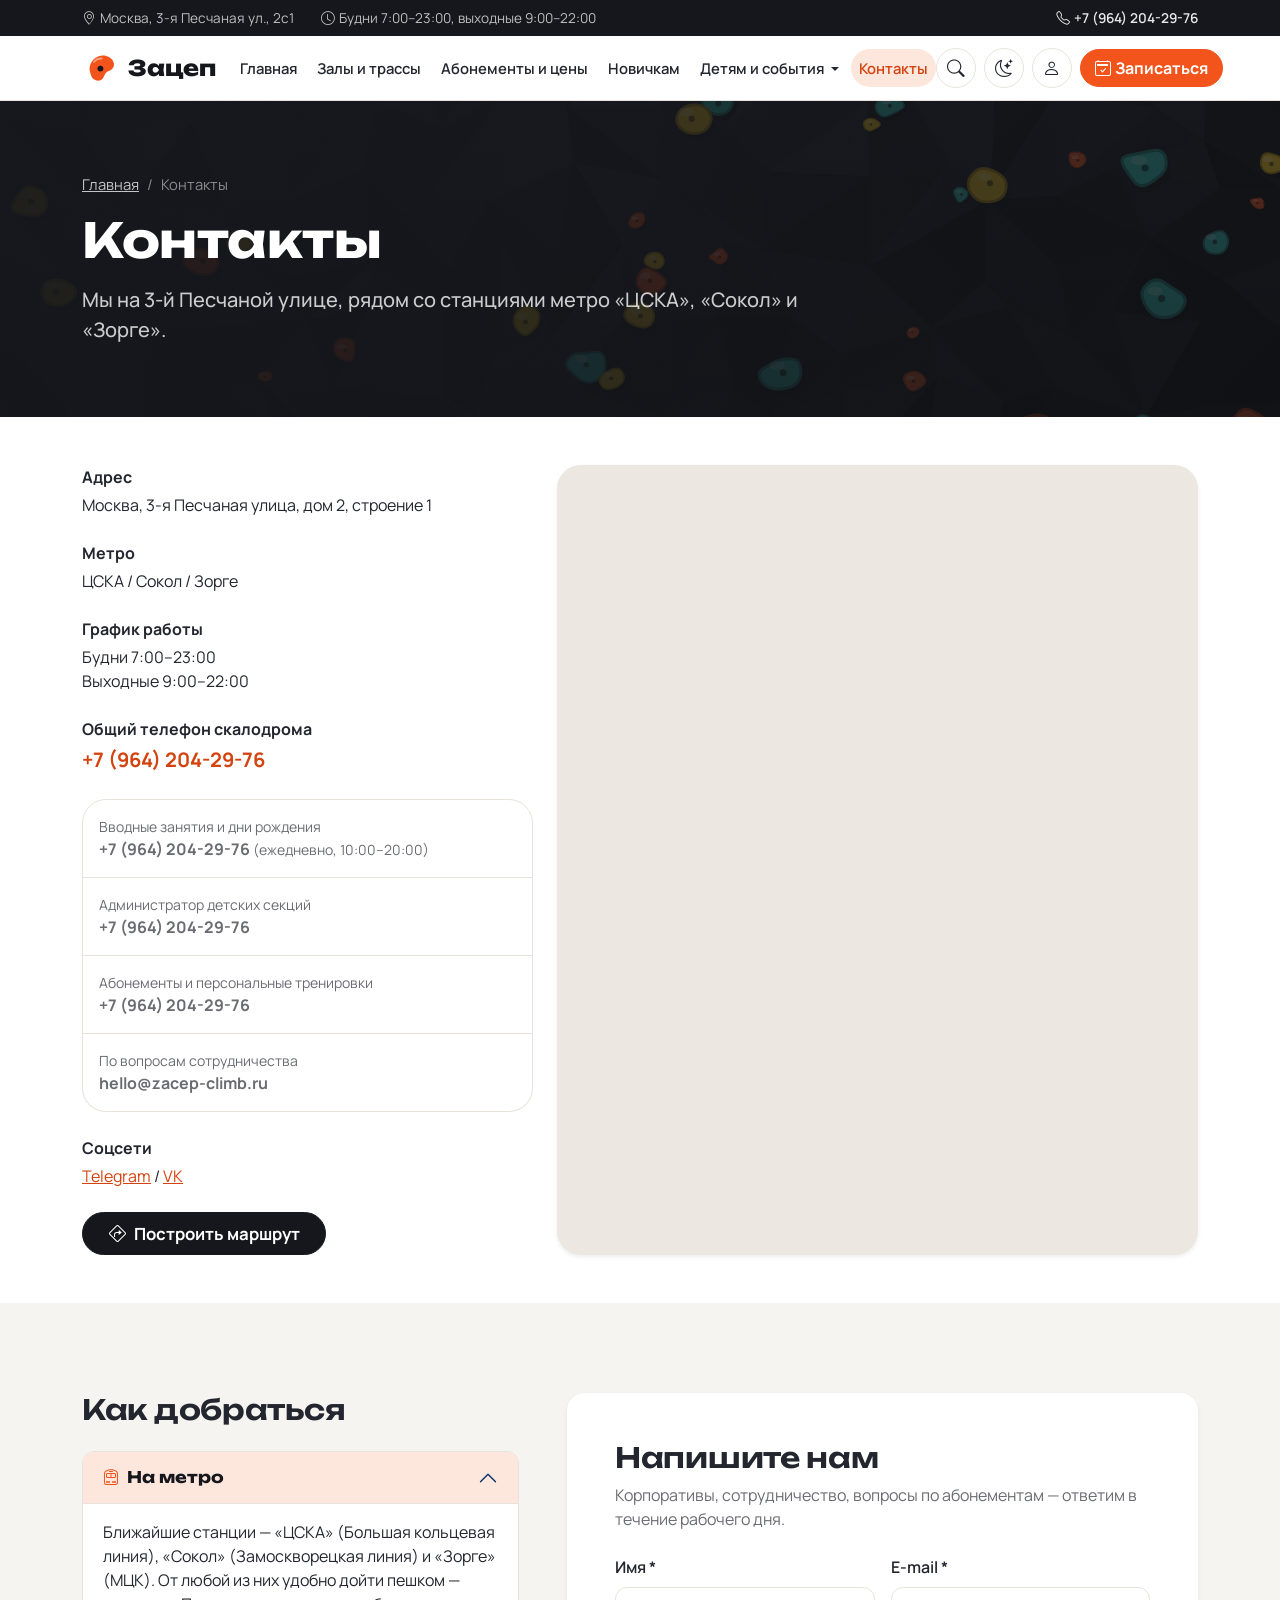
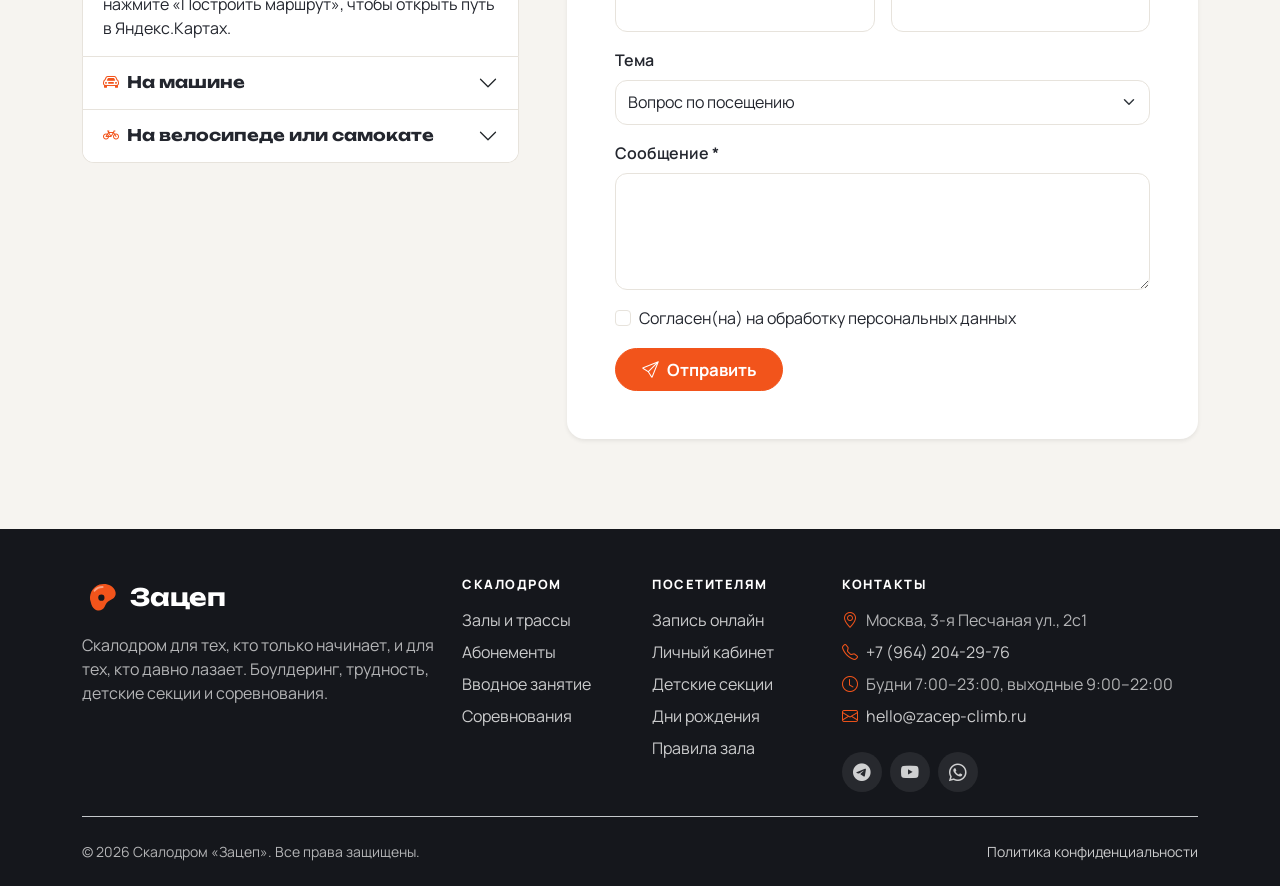
<file: contacts.html>
<!DOCTYPE html>
<html lang="ru">
<head>
  <meta charset="UTF-8">
  <meta name="viewport" content="width=device-width, initial-scale=1.0">
  <title>Контакты — скалодром «Зацеп»</title>
  <meta name="description" content="Адрес, телефон и часы работы скалодрома «Зацеп». Как добраться на метро, машине и велосипеде.">
  <meta name="theme-color" content="#15171c">
  <link rel="icon" href="images/favicon.svg" type="image/svg+xml">

  <!-- Bootstrap 5.3.8 и иконки подключены локально (папка vendor/) -->
  <link rel="stylesheet" href="vendor/bootstrap/css/bootstrap.min.css">
  <link rel="stylesheet" href="vendor/bootstrap-icons/bootstrap-icons.min.css">
  <!-- Собственные стили подключаются после Bootstrap -->
  <link rel="stylesheet" href="css/custom.css">
  <!-- Тема ставится до отрисовки, чтобы не было «вспышки» светлой темы -->
  <script src="js/theme.js"></script>
</head>
<body>

  <a class="skip-link visually-hidden-focusable btn btn-primary" href="#main">Перейти к содержимому</a>

  <div class="topbar py-2 d-none d-md-block">
    <div class="container">
      <div class="row align-items-center">
        <div class="col-md-8">
          <span class="me-4"><i class="bi bi-geo-alt me-1" aria-hidden="true"></i>Москва, 3-я Песчаная ул., 2с1</span>
          <span><i class="bi bi-clock me-1" aria-hidden="true"></i>Будни 7:00–23:00, выходные 9:00–22:00</span>
        </div>
        <div class="col-md-4 text-md-end">
          <a href="tel:+79642042976" class="fw-semibold"><i class="bi bi-telephone me-1" aria-hidden="true"></i>+7 (964) 204-29-76</a>
        </div>
      </div>
    </div>
  </div>

  <nav class="navbar navbar-expand-xl site-navbar sticky-top py-2" aria-label="Основное меню">
    <div class="container">
      <a class="navbar-brand" href="index.html">
        <img src="images/logo.svg" alt="" width="38" height="38">
        Зацеп
      </a>

      <button
        class="navbar-toggler border-0"
        type="button"
        data-bs-toggle="collapse"
        data-bs-target="#mainNavbar"
        aria-controls="mainNavbar"
        aria-expanded="false"
        aria-label="Переключить навигацию"
      >
        <span class="navbar-toggler-icon"></span>
      </button>

      <div class="collapse navbar-collapse" id="mainNavbar">
        <ul class="navbar-nav mx-auto gap-xl-1">
          <li class="nav-item">
            <a class="nav-link" href="index.html">Главная</a>
          </li>
          <li class="nav-item">
            <a class="nav-link" href="halls.html">Залы и трассы</a>
          </li>
          <li class="nav-item">
            <a class="nav-link" href="catalog.html">Абонементы и цены</a>
          </li>
          <li class="nav-item">
            <a class="nav-link" href="product.html">Новичкам</a>
          </li>
          <li class="nav-item dropdown">
            <a class="nav-link dropdown-toggle" href="kids.html" role="button" data-bs-toggle="dropdown" aria-expanded="false">
              Детям и события
            </a>
            <ul class="dropdown-menu">
              <li><a class="dropdown-item" href="kids.html#sections"><i class="bi bi-emoji-smile me-2" aria-hidden="true"></i>Детские секции</a></li>
              <li><a class="dropdown-item" href="kids.html#birthday"><i class="bi bi-balloon me-2" aria-hidden="true"></i>Дни рождения</a></li>
              <li><a class="dropdown-item" href="kids.html#competitions"><i class="bi bi-trophy me-2" aria-hidden="true"></i>Соревнования</a></li>
              <li><hr class="dropdown-divider"></li>
              <li><a class="dropdown-item" href="catalog.html?cat=kids"><i class="bi bi-tag me-2" aria-hidden="true"></i>Цены для детей</a></li>
            </ul>
          </li>
          <li class="nav-item">
            <a class="nav-link active" aria-current="page" href="contacts.html">Контакты</a>
          </li>
        </ul>
        <div class="d-flex align-items-center gap-2 mt-2 mt-xl-0">
          <button class="btn btn-icon" type="button" data-bs-toggle="modal" data-bs-target="#searchModal" aria-label="Поиск по сайту" title="Поиск по сайту (/)">
            <i class="bi bi-search" aria-hidden="true"></i>
          </button>
          <button class="btn btn-icon" type="button" data-theme-toggle aria-pressed="false" aria-label="Включить тёмную тему" title="Тёмная тема">
            <i class="bi bi-moon-stars" aria-hidden="true"></i>
          </button>
          <a class="btn btn-icon" href="account.html" aria-label="Личный кабинет" title="Личный кабинет">
            <i class="bi bi-person" aria-hidden="true"></i>
          </a>
          <a class="btn btn-primary" href="order.html">
            <i class="bi bi-calendar2-check me-1" aria-hidden="true"></i>Записаться
          </a>
        </div>
      </div>
    </div>
  </nav>

  <main id="main">

    <section class="page-header py-5">
      <div class="container py-lg-4">
        <nav aria-label="breadcrumb">
          <ol class="breadcrumb mb-3">
            <li class="breadcrumb-item"><a href="index.html">Главная</a></li>
            <li class="breadcrumb-item active" aria-current="page">Контакты</li>
          </ol>
        </nav>
        <div class="row">
          <div class="col-12 col-lg-8">
            
            <h1 class="display-5 mb-3">Контакты</h1>
            <p class="lead mb-0">Мы на 3-й Песчаной улице, рядом со станциями метро «ЦСКА», «Сокол» и «Зорге».</p>
          </div>
        </div>
      </div>
    </section>

    <section class="container py-5" id="contacts" aria-labelledby="contacts-title">
      <h2 id="contacts-title" class="visually-hidden">Контакты</h2>
      <div class="row g-4 align-items-stretch">
        <div class="col-12 col-lg-5">
          <div class="d-grid gap-4">
            <div>
              <strong class="d-block mb-1">Адрес</strong>
              <p class="mb-0">Москва, 3-я Песчаная улица, дом&nbsp;2, строение&nbsp;1</p>
            </div>
            <div>
              <strong class="d-block mb-1">Метро</strong>
              <p class="mb-0">ЦСКА / Сокол / Зорге</p>
            </div>
            <div>
              <strong class="d-block mb-1">График работы</strong>
              <p class="mb-0">Будни 7:00–23:00<br>Выходные 9:00–22:00</p>
            </div>
            <div>
              <strong class="d-block mb-1">Общий телефон скалодрома</strong>
              <p class="mb-0"><a class="fw-bold text-decoration-none fs-5" href="tel:+79642042976">+7 (964) 204-29-76</a></p>
            </div>

            <div class="list-group rounded-4">
              <a class="list-group-item list-group-item-action p-3" href="tel:+79642042976">
                <span class="d-block small text-body-secondary">Вводные занятия и дни рождения</span>
                <b>+7 (964) 204-29-76</b>
                <span class="small text-body-secondary">(ежедневно, 10:00–20:00)</span>
              </a>
              <a class="list-group-item list-group-item-action p-3" href="tel:+79642042976">
                <span class="d-block small text-body-secondary">Администратор детских секций</span>
                <b>+7 (964) 204-29-76</b>
              </a>
              <a class="list-group-item list-group-item-action p-3" href="tel:+79642042976">
                <span class="d-block small text-body-secondary">Абонементы и персональные тренировки</span>
                <b>+7 (964) 204-29-76</b>
              </a>
              <a class="list-group-item list-group-item-action p-3" href="mailto:hello@zacep-climb.ru">
                <span class="d-block small text-body-secondary">По вопросам сотрудничества</span>
                <b>hello@zacep-climb.ru</b>
              </a>
            </div>

            <div>
              <strong class="d-block mb-1">Соцсети</strong>
              <p class="mb-0"><a href="#">Telegram</a> / <a href="#">VK</a></p>
            </div>
            <div>
              <a class="btn btn-dark btn-lg" href="https://yandex.ru/maps/?text=Москва,+3-я+Песчаная+улица,+2с1" target="_blank" rel="noreferrer">
                <i class="bi bi-sign-turn-right me-2" aria-hidden="true"></i>Построить маршрут
              </a>
            </div>
          </div>
        </div>

        <div class="col-12 col-lg-7">
          <div class="map-frame rounded-4 overflow-hidden shadow-sm h-100">
            <iframe title="Скалодром на Яндекс.Картах: Москва, 3-я Песчаная улица, 2с1" src="https://yandex.ru/map-widget/v1/?ll=37.518848%2C55.792827&amp;z=16&amp;pt=37.518848%2C55.792827,pm2rdm" loading="lazy" allowfullscreen></iframe>
          </div>
        </div>
      </div>
    </section>

    <section class="bg-chalk section">
      <div class="container">
        <div class="row g-4 g-lg-5">
          <div class="col-12 col-lg-5">
            <h2 class="h3 mb-4">Как добраться</h2>
            <div class="accordion" id="routeAccordion">
              <div class="accordion-item">
                <h3 class="accordion-header">
                  <button class="accordion-button" type="button" data-bs-toggle="collapse" data-bs-target="#w1" aria-expanded="true" aria-controls="w1"><i class="bi bi-train-front me-2 text-orange" aria-hidden="true"></i>На метро</button>
                </h3>
                <div id="w1" class="accordion-collapse collapse show" data-bs-parent="#routeAccordion">
                  <div class="accordion-body">Ближайшие станции — «ЦСКА» (Большая кольцевая линия), «Сокол» (Замоскворецкая линия) и «Зорге» (МЦК). От любой из них удобно дойти пешком — нажмите «Построить маршрут», чтобы открыть путь в Яндекс.Картах.</div>
                </div>
              </div>
              <div class="accordion-item">
                <h3 class="accordion-header">
                  <button class="accordion-button collapsed" type="button" data-bs-toggle="collapse" data-bs-target="#w2" aria-expanded="false" aria-controls="w2"><i class="bi bi-car-front me-2 text-orange" aria-hidden="true"></i>На машине</button>
                </h3>
                <div id="w2" class="accordion-collapse collapse" data-bs-parent="#routeAccordion">
                  <div class="accordion-body">Подъезд с 3-й Песчаной улицы. Рядом есть городская парковка — уточняйте свободные места в приложении «Парковки Москвы».</div>
                </div>
              </div>
              <div class="accordion-item">
                <h3 class="accordion-header">
                  <button class="accordion-button collapsed" type="button" data-bs-toggle="collapse" data-bs-target="#w3" aria-expanded="false" aria-controls="w3"><i class="bi bi-bicycle me-2 text-orange" aria-hidden="true"></i>На велосипеде или самокате</button>
                </h3>
                <div id="w3" class="accordion-collapse collapse" data-bs-parent="#routeAccordion">
                  <div class="accordion-body">Крытая велопарковка на 20 мест под видеонаблюдением. Рядом — станция городского велопроката.</div>
                </div>
              </div>
            </div>
          </div>

          <div class="col-12 col-lg-7">
            <div class="card border-0 shadow-sm">
              <div class="card-body p-4 p-lg-5">
                <h2 class="h3 mb-2">Напишите нам</h2>
                <p class="text-body-secondary mb-4">Корпоративы, сотрудничество, вопросы по абонементам — ответим в течение рабочего дня.</p>
                <form class="needs-validation" novalidate data-success-title="Сообщение отправлено" data-success-text="{name}спасибо! Ответим на почту в течение рабочего дня.">
                  <div class="row g-3">
                    <div class="col-12 col-md-6">
                      <label for="contact-name" class="form-label">Имя *</label>
                      <input id="contact-name" name="name" type="text" class="form-control" autocomplete="name" required>
                      <div class="invalid-feedback">Укажите имя.</div>
                    </div>
                    <div class="col-12 col-md-6">
                      <label for="contact-email" class="form-label">E-mail *</label>
                      <input id="contact-email" name="email" type="email" class="form-control" autocomplete="email" required>
                      <div class="invalid-feedback">Укажите корректный e-mail.</div>
                    </div>
                    <div class="col-12">
                      <label for="contact-topic" class="form-label">Тема</label>
                      <select id="contact-topic" name="topic" class="form-select">
                        <option value="question">Вопрос по посещению</option>
                        <option value="subscription">Абонементы и оплата</option>
                        <option value="corporate">Корпоративное мероприятие</option>
                        <option value="partner">Сотрудничество</option>
                        <option value="feedback">Отзыв или предложение</option>
                      </select>
                    </div>
                    <div class="col-12">
                      <label for="contact-message" class="form-label">Сообщение *</label>
                      <textarea id="contact-message" name="message" class="form-control" rows="4" minlength="10" required></textarea>
                      <div class="invalid-feedback">Напишите хотя бы пару слов (от 10 символов).</div>
                    </div>
                    <div class="col-12">
                      <div class="form-check">
                        <input id="contact-agree" name="agree" class="form-check-input" type="checkbox" required>
                        <label class="form-check-label" for="contact-agree">Согласен(на) на обработку персональных данных</label>
                        <div class="invalid-feedback">Нужно согласие.</div>
                      </div>
                    </div>
                    <div class="col-12">
                      <button class="btn btn-primary btn-lg" type="submit"><i class="bi bi-send me-2" aria-hidden="true"></i>Отправить</button>
                    </div>
                  </div>
                </form>
              </div>
            </div>
          </div>
        </div>
      </div>
    </section>
  </main>

  <footer class="site-footer pt-5 pb-4">
    <div class="container">
      <div class="row g-4 pb-4">
        <div class="col-12 col-lg-4">
          <a class="d-inline-flex align-items-center gap-2 mb-3 text-white fs-4 font-display fw-bold" href="index.html">
            <img src="images/logo.svg" alt="" width="40" height="40">Зацеп
          </a>
          <p class="mb-0">Скалодром для тех, кто только начинает, и для тех, кто давно лазает. Боулдеринг, трудность, детские секции и соревнования.</p>
        </div>

        <div class="col-6 col-md-4 col-lg-2">
          <h2 class="mb-3">Скалодром</h2>
          <ul class="list-unstyled d-grid gap-2 mb-0">
            <li><a href="halls.html">Залы и трассы</a></li>
            <li><a href="catalog.html">Абонементы</a></li>
            <li><a href="product.html">Вводное занятие</a></li>
            <li><a href="kids.html#competitions">Соревнования</a></li>
          </ul>
        </div>

        <div class="col-6 col-md-4 col-lg-2">
          <h2 class="mb-3">Посетителям</h2>
          <ul class="list-unstyled d-grid gap-2 mb-0">
            <li><a href="order.html">Запись онлайн</a></li>
            <li><a href="account.html">Личный кабинет</a></li>
            <li><a href="kids.html#sections">Детские секции</a></li>
            <li><a href="kids.html#birthday">Дни рождения</a></li>
            <li><a href="halls.html#rules">Правила зала</a></li>
          </ul>
        </div>

        <div class="col-12 col-md-4 col-lg-4">
          <h2 class="mb-3">Контакты</h2>
          <ul class="list-unstyled d-grid gap-2 mb-0">
            <li><i class="bi bi-geo-alt me-2 text-orange" aria-hidden="true"></i>Москва, 3-я Песчаная ул., 2с1</li>
            <li><i class="bi bi-telephone me-2 text-orange" aria-hidden="true"></i><a href="tel:+79642042976">+7 (964) 204-29-76</a></li>
            <li><i class="bi bi-clock me-2 text-orange" aria-hidden="true"></i>Будни 7:00–23:00, выходные 9:00–22:00</li>
            <li><i class="bi bi-envelope me-2 text-orange" aria-hidden="true"></i><a href="mailto:hello@zacep-climb.ru">hello@zacep-climb.ru</a></li>
          </ul>
          <div class="d-flex gap-2 mt-4">
            <a class="social-link" href="#" aria-label="Мы в Telegram"><i class="bi bi-telegram" aria-hidden="true"></i></a>
            <a class="social-link" href="#" aria-label="Мы на YouTube"><i class="bi bi-youtube" aria-hidden="true"></i></a>
            <a class="social-link" href="#" aria-label="Написать в WhatsApp"><i class="bi bi-whatsapp" aria-hidden="true"></i></a>
          </div>
        </div>
      </div>

      <div class="border-top border-secondary-subtle pt-4 d-flex flex-column flex-md-row justify-content-between gap-2 small">
        <p class="mb-0">&copy; <span data-year>2026</span> Скалодром «Зацеп». Все права защищены.</p>
        <p class="mb-0"><a href="contacts.html">Политика конфиденциальности</a></p>
      </div>
    </div>
  </footer>

  <div class="modal fade" id="quickBookModal" tabindex="-1" aria-labelledby="quickBookLabel" aria-hidden="true">
    <div class="modal-dialog modal-dialog-centered">
      <div class="modal-content border-0 rounded-4">
        <div class="modal-header border-0 pb-0">
          <div>
            <h2 class="modal-title h5" id="quickBookLabel">Быстрая запись</h2>
            <p class="text-body-secondary small mb-0">Перезвоним за 15 минут и подберём время</p>
          </div>
          <button type="button" class="btn-close" data-bs-dismiss="modal" aria-label="Закрыть"></button>
        </div>

        <form class="needs-validation" novalidate data-success-title="Заявка принята" data-success-text="{name}администратор позвонит вам в течение 15 минут и подтвердит запись.">
          <div class="modal-body">
            <div class="mb-3">
              <label for="quick-name" class="form-label">Имя</label>
              <input id="quick-name" name="name" type="text" class="form-control" autocomplete="given-name" required>
              <div class="invalid-feedback">Как к вам обращаться?</div>
            </div>
            <div class="mb-3">
              <label for="quick-phone" class="form-label">Телефон</label>
              <div class="input-group has-validation">
                <span class="input-group-text">+7</span>
                <input id="quick-phone" name="phone" type="tel" class="form-control" placeholder="900 000-00-00" pattern="[0-9\s\-\(\)]{10,15}" autocomplete="tel-national" required>
                <div class="invalid-feedback">Укажите номер из 10 цифр.</div>
              </div>
            </div>
            <div class="mb-3">
              <label for="quick-service" class="form-label">Что вас интересует</label>
              <select id="quick-service" name="service" class="form-select">
                  <optgroup label="Посещения">
                    <option value="intro" data-price="2400" data-gear="included">Вводное занятие «Первый зацеп»</option>
                    <option value="single" data-price="1200">Разовое посещение</option>
                    <option value="single-morning" data-price="900">Разовое утром (будни до 16:00)</option>
                  </optgroup>
                  <optgroup label="Абонементы">
                    <option value="sub-8" data-price="6400">8 посещений (действует 2 месяца)</option>
                    <option value="sub-month" data-price="7900">Безлимит на месяц</option>
                    <option value="sub-morning" data-price="4900">Утренний безлимит на месяц</option>
                    <option value="sub-student" data-price="5500">Студенческий безлимит на месяц</option>
                    <option value="sub-year" data-price="59000">Безлимит на год</option>
                  </optgroup>
                  <optgroup label="Тренировки">
                    <option value="personal" data-price="3500">Персональная тренировка, 60 мин</option>
                    <option value="group-start" data-price="9600">Группа «Старт», 8 занятий</option>
                    <option value="group-tech" data-price="11200">Группа «Техника», 8 занятий</option>
                    <option value="lead-course" data-price="14900">Курс нижней страховки, 4 занятия</option>
                  </optgroup>
                  <optgroup label="Детям и события">
                    <option value="kids-trial" data-price="0" data-gear="included">Пробное детское занятие</option>
                    <option value="kids-5" data-price="7200" data-gear="included">Детская секция 5–7 лет, месяц</option>
                    <option value="kids-8" data-price="8000" data-gear="included">Детская секция 8–14 лет, месяц</option>
                    <option value="birthday" data-price="24000" data-gear="included">День рождения «Приключение»</option>
                    <option value="competition" data-price="1500">Участие в «Зацеп Open»</option>
                  </optgroup>
              </select>
            </div>
            <div class="form-check">
              <input id="quick-agree" name="agree" class="form-check-input" type="checkbox" required>
              <label class="form-check-label small" for="quick-agree">Согласен(на) на обработку персональных данных</label>
              <div class="invalid-feedback">Без согласия мы не сможем перезвонить.</div>
            </div>
          </div>
          <div class="modal-footer border-0 pt-0">
            <button type="button" class="btn btn-outline-secondary" data-bs-dismiss="modal">Отмена</button>
            <button type="submit" class="btn btn-primary">Жду звонка</button>
          </div>
        </form>
      </div>
    </div>
  </div>

  <div class="toast-container position-fixed bottom-0 end-0 p-3">
    <div id="siteToast" class="toast border-0 shadow" role="status" aria-live="polite" aria-atomic="true">
      <div class="toast-header">
        <span class="badge text-bg-success rounded-pill me-2"><i class="bi bi-check-lg" aria-hidden="true"></i></span>
        <strong class="me-auto" data-toast-title>Готово</strong>
        <small>сейчас</small>
        <button type="button" class="btn-close" data-bs-dismiss="toast" aria-label="Закрыть"></button>
      </div>
      <div class="toast-body" data-toast-text></div>
    </div>
  </div>

  <script src="vendor/bootstrap/js/bootstrap.bundle.min.js"></script>
  <script src="js/main.js"></script>
</body>
</html>
</file>
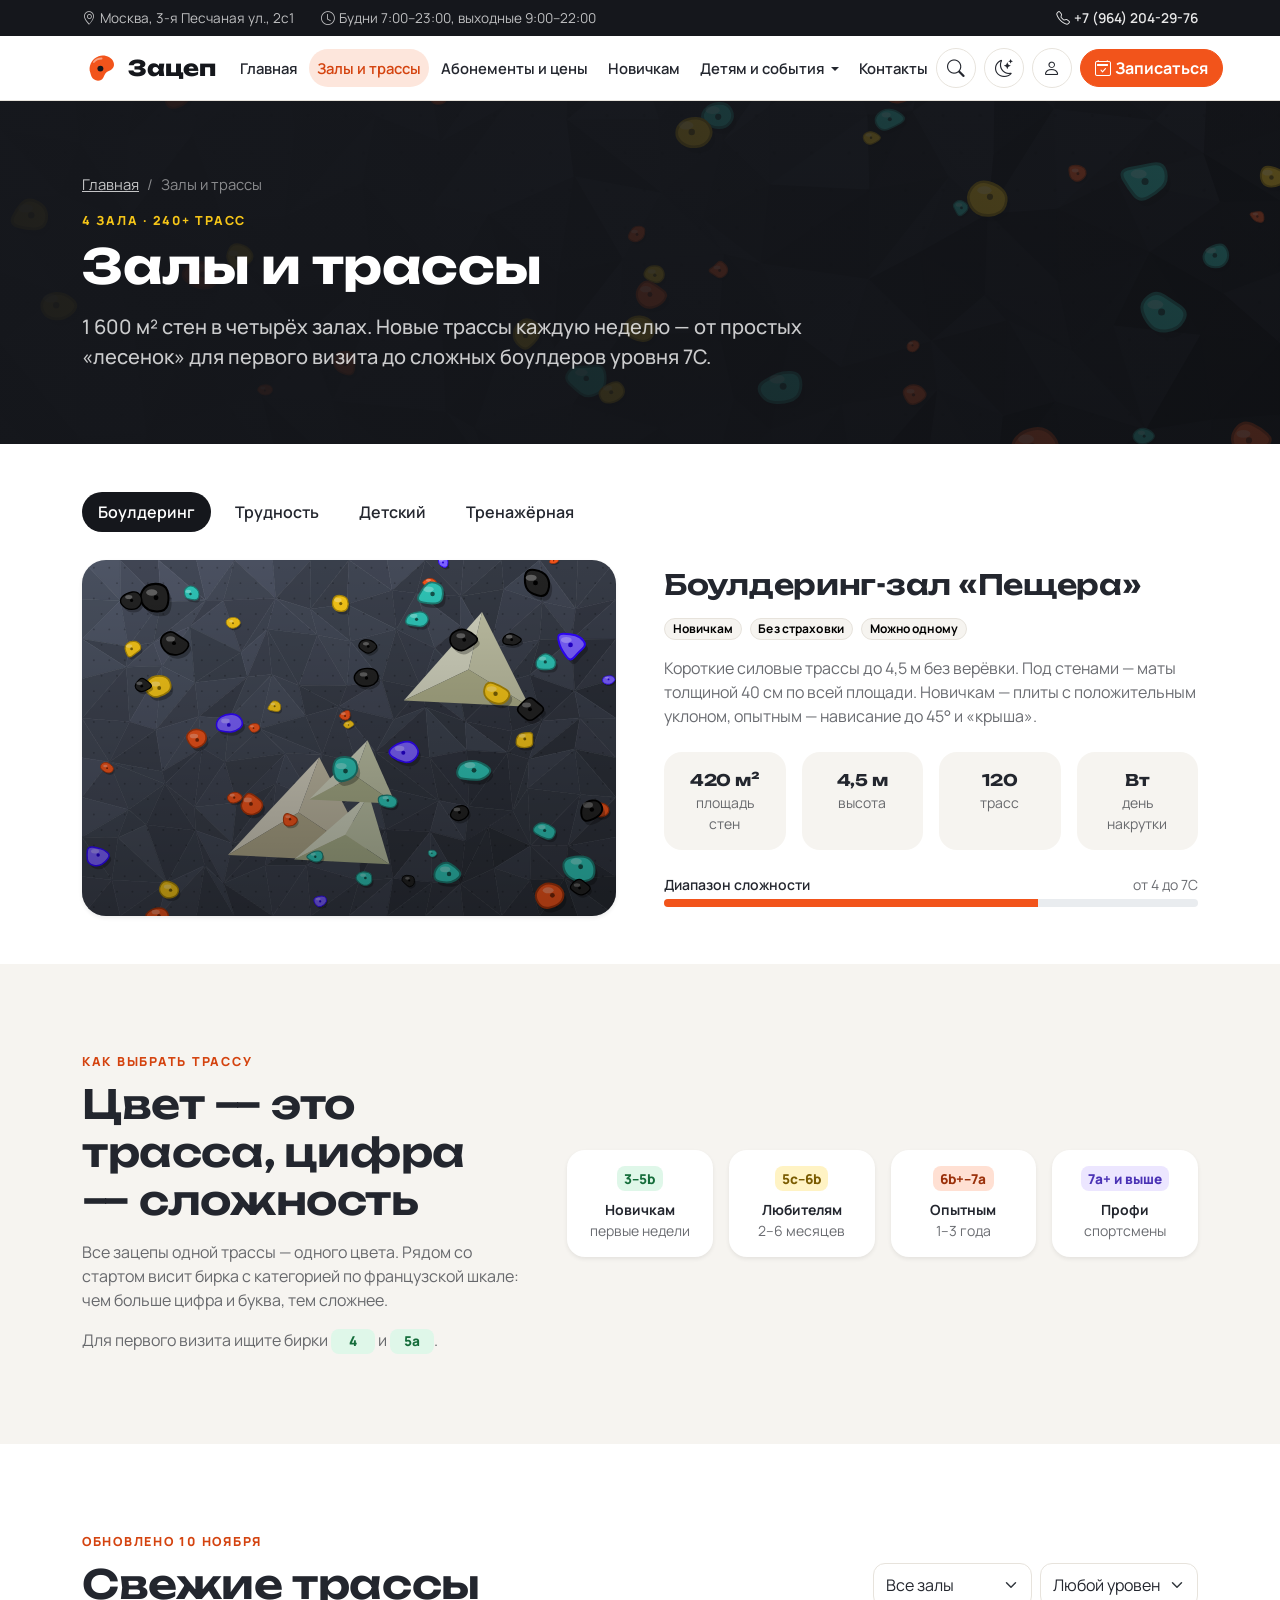
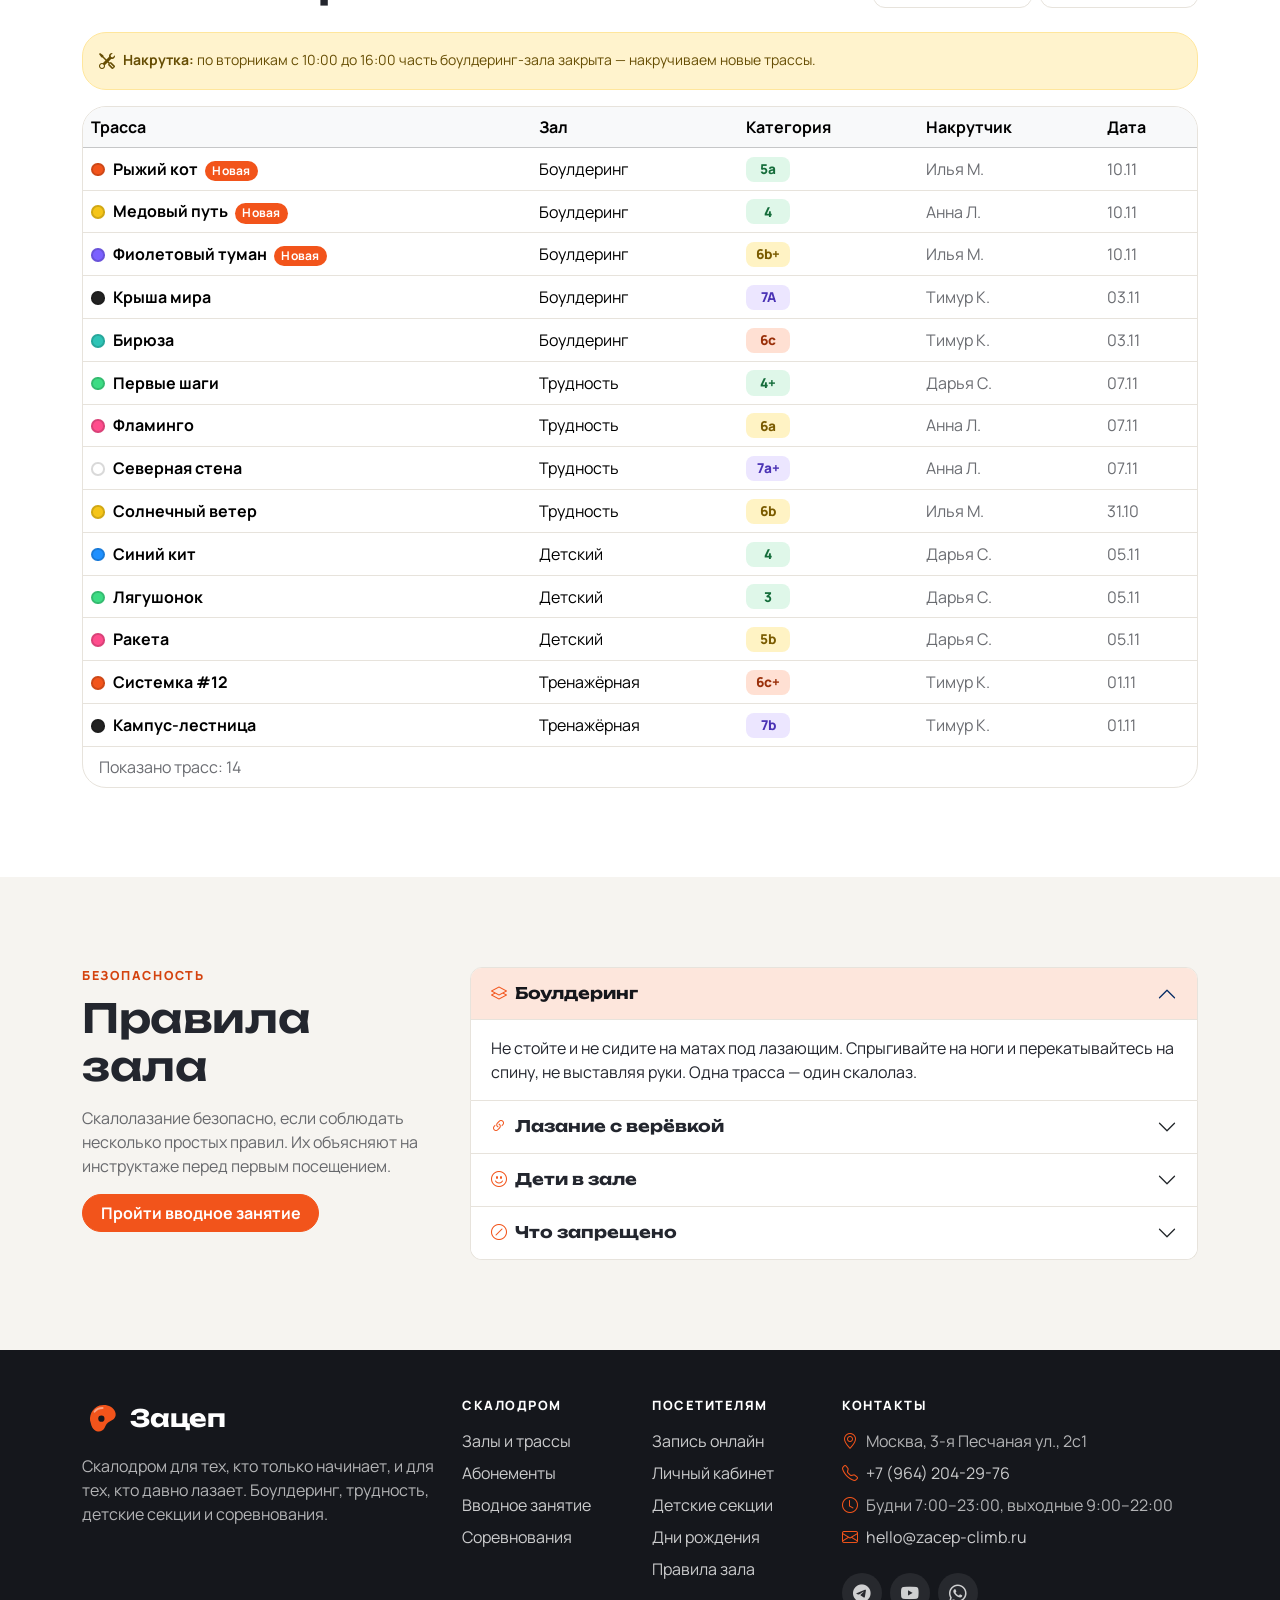
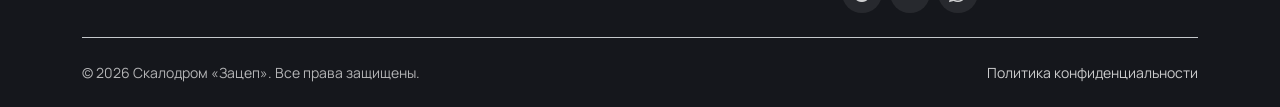
<file: halls.html>
<!DOCTYPE html>
<html lang="ru">
<head>
  <meta charset="UTF-8">
  <meta name="viewport" content="width=device-width, initial-scale=1.0">
  <title>Залы и трассы — скалодром «Зацеп»</title>
  <meta name="description" content="Четыре зала скалодрома «Зацеп»: боулдеринг, трудность 16 м, детский зал и тренажёрная зона. Свежие трассы и шкала сложности.">
  <meta name="theme-color" content="#15171c">
  <link rel="icon" href="images/favicon.svg" type="image/svg+xml">

  <!-- Bootstrap 5.3.8 и иконки подключены локально (папка vendor/) -->
  <link rel="stylesheet" href="vendor/bootstrap/css/bootstrap.min.css">
  <link rel="stylesheet" href="vendor/bootstrap-icons/bootstrap-icons.min.css">
  <!-- Собственные стили подключаются после Bootstrap -->
  <link rel="stylesheet" href="css/custom.css">
  <!-- Тема ставится до отрисовки, чтобы не было «вспышки» светлой темы -->
  <script src="js/theme.js"></script>
</head>
<body>

  <a class="skip-link visually-hidden-focusable btn btn-primary" href="#main">Перейти к содержимому</a>

  <div class="topbar py-2 d-none d-md-block">
    <div class="container">
      <div class="row align-items-center">
        <div class="col-md-8">
          <span class="me-4"><i class="bi bi-geo-alt me-1" aria-hidden="true"></i>Москва, 3-я Песчаная ул., 2с1</span>
          <span><i class="bi bi-clock me-1" aria-hidden="true"></i>Будни 7:00–23:00, выходные 9:00–22:00</span>
        </div>
        <div class="col-md-4 text-md-end">
          <a href="tel:+79642042976" class="fw-semibold"><i class="bi bi-telephone me-1" aria-hidden="true"></i>+7 (964) 204-29-76</a>
        </div>
      </div>
    </div>
  </div>

  <nav class="navbar navbar-expand-xl site-navbar sticky-top py-2" aria-label="Основное меню">
    <div class="container">
      <a class="navbar-brand" href="index.html">
        <img src="images/logo.svg" alt="" width="38" height="38">
        Зацеп
      </a>

      <button
        class="navbar-toggler border-0"
        type="button"
        data-bs-toggle="collapse"
        data-bs-target="#mainNavbar"
        aria-controls="mainNavbar"
        aria-expanded="false"
        aria-label="Переключить навигацию"
      >
        <span class="navbar-toggler-icon"></span>
      </button>

      <div class="collapse navbar-collapse" id="mainNavbar">
        <ul class="navbar-nav mx-auto gap-xl-1">
          <li class="nav-item">
            <a class="nav-link" href="index.html">Главная</a>
          </li>
          <li class="nav-item">
            <a class="nav-link active" aria-current="page" href="halls.html">Залы и трассы</a>
          </li>
          <li class="nav-item">
            <a class="nav-link" href="catalog.html">Абонементы и цены</a>
          </li>
          <li class="nav-item">
            <a class="nav-link" href="product.html">Новичкам</a>
          </li>
          <li class="nav-item dropdown">
            <a class="nav-link dropdown-toggle" href="kids.html" role="button" data-bs-toggle="dropdown" aria-expanded="false">
              Детям и события
            </a>
            <ul class="dropdown-menu">
              <li><a class="dropdown-item" href="kids.html#sections"><i class="bi bi-emoji-smile me-2" aria-hidden="true"></i>Детские секции</a></li>
              <li><a class="dropdown-item" href="kids.html#birthday"><i class="bi bi-balloon me-2" aria-hidden="true"></i>Дни рождения</a></li>
              <li><a class="dropdown-item" href="kids.html#competitions"><i class="bi bi-trophy me-2" aria-hidden="true"></i>Соревнования</a></li>
              <li><hr class="dropdown-divider"></li>
              <li><a class="dropdown-item" href="catalog.html?cat=kids"><i class="bi bi-tag me-2" aria-hidden="true"></i>Цены для детей</a></li>
            </ul>
          </li>
          <li class="nav-item">
            <a class="nav-link" href="contacts.html">Контакты</a>
          </li>
        </ul>
        <div class="d-flex align-items-center gap-2 mt-2 mt-xl-0">
          <button class="btn btn-icon" type="button" data-bs-toggle="modal" data-bs-target="#searchModal" aria-label="Поиск по сайту" title="Поиск по сайту (/)">
            <i class="bi bi-search" aria-hidden="true"></i>
          </button>
          <button class="btn btn-icon" type="button" data-theme-toggle aria-pressed="false" aria-label="Включить тёмную тему" title="Тёмная тема">
            <i class="bi bi-moon-stars" aria-hidden="true"></i>
          </button>
          <a class="btn btn-icon" href="account.html" aria-label="Личный кабинет" title="Личный кабинет">
            <i class="bi bi-person" aria-hidden="true"></i>
          </a>
          <a class="btn btn-primary" href="order.html">
            <i class="bi bi-calendar2-check me-1" aria-hidden="true"></i>Записаться
          </a>
        </div>
      </div>
    </div>
  </nav>

  <main id="main">

    <section class="page-header py-5">
      <div class="container py-lg-4">
        <nav aria-label="breadcrumb">
          <ol class="breadcrumb mb-3">
            <li class="breadcrumb-item"><a href="index.html">Главная</a></li>
            <li class="breadcrumb-item active" aria-current="page">Залы и трассы</li>
          </ol>
        </nav>
        <div class="row">
          <div class="col-12 col-lg-8">
            <p class="eyebrow text-warning mb-2">4 зала · 240+ трасс</p>
            <h1 class="display-5 mb-3">Залы и трассы</h1>
            <p class="lead mb-0">1 600 м² стен в четырёх залах. Новые трассы каждую неделю — от простых «лесенок» для первого визита до сложных боулдеров уровня 7C.</p>
          </div>
        </div>
      </div>
    </section>

    <!-- Залы: компонент nav-pills + tab-content -->
    <section class="container py-5">
      <ul class="nav nav-pills gap-2 mb-4 flex-nowrap overflow-auto pb-1" id="hallTabs" role="tablist">
        <li class="nav-item" role="presentation">
          <button class="nav-link text-nowrap active" id="hall-boulder-tab" data-bs-toggle="pill" data-bs-target="#hall-boulder" type="button" role="tab" aria-controls="hall-boulder" aria-selected="true">Боулдеринг</button>
        </li>
        <li class="nav-item" role="presentation">
          <button class="nav-link text-nowrap" id="hall-lead-tab" data-bs-toggle="pill" data-bs-target="#hall-lead" type="button" role="tab" aria-controls="hall-lead" aria-selected="false">Трудность</button>
        </li>
        <li class="nav-item" role="presentation">
          <button class="nav-link text-nowrap" id="hall-kids-tab" data-bs-toggle="pill" data-bs-target="#hall-kids" type="button" role="tab" aria-controls="hall-kids" aria-selected="false">Детский</button>
        </li>
        <li class="nav-item" role="presentation">
          <button class="nav-link text-nowrap" id="hall-training-tab" data-bs-toggle="pill" data-bs-target="#hall-training" type="button" role="tab" aria-controls="hall-training" aria-selected="false">Тренажёрная</button>
        </li>
      </ul>

      <div class="tab-content">
        <div class="tab-pane fade show active" id="hall-boulder" role="tabpanel" aria-labelledby="hall-boulder-tab" tabindex="0">
          <div class="row g-4 g-lg-5 align-items-center">
            <div class="col-12 col-lg-6">
              <img src="images/hall-boulder.svg" class="img-fluid rounded-4 shadow-sm w-100" alt="Боулдеринговая стена с нависанием, объёмами и разноцветными зацепами" width="900" height="600">
            </div>
            <div class="col-12 col-lg-6">
              <h2 class="h3 mb-3">Боулдеринг-зал «Пещера»</h2>
              <div class="d-flex flex-wrap gap-2 mb-3">
                <span class="badge text-bg-light border">Новичкам</span>
                <span class="badge text-bg-light border">Без страховки</span>
                <span class="badge text-bg-light border">Можно одному</span>
              </div>
              <p class="text-body-secondary mb-4">Короткие силовые трассы до 4,5 м без верёвки. Под стенами — маты толщиной 40 см по всей площади. Новичкам — плиты с положительным уклоном, опытным — нависание до 45° и «крыша».</p>
              <div class="row g-3 mb-4">
                <div class="col-6 col-sm-3">
                  <div class="bg-chalk rounded-3 p-3 text-center h-100">
                    <div class="fw-bold font-display">420 м²</div>
                    <div class="small text-body-secondary">площадь стен</div>
                  </div>
                </div>
                <div class="col-6 col-sm-3">
                  <div class="bg-chalk rounded-3 p-3 text-center h-100">
                    <div class="fw-bold font-display">4,5 м</div>
                    <div class="small text-body-secondary">высота</div>
                  </div>
                </div>
                <div class="col-6 col-sm-3">
                  <div class="bg-chalk rounded-3 p-3 text-center h-100">
                    <div class="fw-bold font-display">120</div>
                    <div class="small text-body-secondary">трасс</div>
                  </div>
                </div>
                <div class="col-6 col-sm-3">
                  <div class="bg-chalk rounded-3 p-3 text-center h-100">
                    <div class="fw-bold font-display">Вт</div>
                    <div class="small text-body-secondary">день накрутки</div>
                  </div>
                </div>
              </div>
              <div class="mb-1 d-flex justify-content-between small"><span class="fw-semibold">Диапазон сложности</span><span class="text-body-secondary">от 4 до 7C</span></div>
              <div class="progress" role="progressbar" aria-label="Диапазон сложности: от 4 до 7C" aria-valuenow="70" aria-valuemin="0" aria-valuemax="100">
                <div class="progress-bar" style="width: 70%"></div>
              </div>
            </div>
          </div>
        </div>
        <div class="tab-pane fade" id="hall-lead" role="tabpanel" aria-labelledby="hall-lead-tab" tabindex="0">
          <div class="row g-4 g-lg-5 align-items-center">
            <div class="col-12 col-lg-6">
              <img src="images/hall-lead.svg" class="img-fluid rounded-4 shadow-sm w-100" alt="Высокая стена трудности с верёвкой и оттяжками" width="900" height="600">
            </div>
            <div class="col-12 col-lg-6">
              <h2 class="h3 mb-3">Зал трудности «Стена»</h2>
              <div class="d-flex flex-wrap gap-2 mb-3">
                <span class="badge text-bg-light border">Нужен допуск</span>
                <span class="badge text-bg-light border">Автостраховки</span>
                <span class="badge text-bg-light border">Вдвоём с напарником</span>
              </div>
              <p class="text-body-secondary mb-4">Длинные маршруты на выносливость высотой 16 метров. 32 линии с верхней и нижней страховкой и 6 автостраховок для тех, кто лазает без напарника.</p>
              <div class="row g-3 mb-4">
                <div class="col-6 col-sm-3">
                  <div class="bg-chalk rounded-3 p-3 text-center h-100">
                    <div class="fw-bold font-display">16 м</div>
                    <div class="small text-body-secondary">высота</div>
                  </div>
                </div>
                <div class="col-6 col-sm-3">
                  <div class="bg-chalk rounded-3 p-3 text-center h-100">
                    <div class="fw-bold font-display">32</div>
                    <div class="small text-body-secondary">линии</div>
                  </div>
                </div>
                <div class="col-6 col-sm-3">
                  <div class="bg-chalk rounded-3 p-3 text-center h-100">
                    <div class="fw-bold font-display">6</div>
                    <div class="small text-body-secondary">автостраховок</div>
                  </div>
                </div>
                <div class="col-6 col-sm-3">
                  <div class="bg-chalk rounded-3 p-3 text-center h-100">
                    <div class="fw-bold font-display">Пт</div>
                    <div class="small text-body-secondary">день накрутки</div>
                  </div>
                </div>
              </div>
              <div class="mb-1 d-flex justify-content-between small"><span class="fw-semibold">Диапазон сложности</span><span class="text-body-secondary">от 4 до 8b</span></div>
              <div class="progress" role="progressbar" aria-label="Диапазон сложности: от 4 до 8b" aria-valuenow="85" aria-valuemin="0" aria-valuemax="100">
                <div class="progress-bar" style="width: 85%"></div>
              </div>
            </div>
          </div>
        </div>
        <div class="tab-pane fade" id="hall-kids" role="tabpanel" aria-labelledby="hall-kids-tab" tabindex="0">
          <div class="row g-4 g-lg-5 align-items-center">
            <div class="col-12 col-lg-6">
              <img src="images/hall-kids.svg" class="img-fluid rounded-4 shadow-sm w-100" alt="Детская скалодромная стена с крупными яркими зацепами" width="900" height="600">
            </div>
            <div class="col-12 col-lg-6">
              <h2 class="h3 mb-3">Детский зал «Скалята»</h2>
              <div class="d-flex flex-wrap gap-2 mb-3">
                <span class="badge text-bg-light border">Для детей</span>
                <span class="badge text-bg-light border">Только с тренером</span>
                <span class="badge text-bg-light border">Дни рождения</span>
              </div>
              <p class="text-body-secondary mb-4">Стены высотой 6 метров с автостраховками, игровые трассы с цифрами и животными, мягкая зона для малышей и комната для праздников.</p>
              <div class="row g-3 mb-4">
                <div class="col-6 col-sm-3">
                  <div class="bg-chalk rounded-3 p-3 text-center h-100">
                    <div class="fw-bold font-display">6 м</div>
                    <div class="small text-body-secondary">высота</div>
                  </div>
                </div>
                <div class="col-6 col-sm-3">
                  <div class="bg-chalk rounded-3 p-3 text-center h-100">
                    <div class="fw-bold font-display">10</div>
                    <div class="small text-body-secondary">автостраховок</div>
                  </div>
                </div>
                <div class="col-6 col-sm-3">
                  <div class="bg-chalk rounded-3 p-3 text-center h-100">
                    <div class="fw-bold font-display">5+</div>
                    <div class="small text-body-secondary">лет</div>
                  </div>
                </div>
                <div class="col-6 col-sm-3">
                  <div class="bg-chalk rounded-3 p-3 text-center h-100">
                    <div class="fw-bold font-display">2</div>
                    <div class="small text-body-secondary">тренера на группу</div>
                  </div>
                </div>
              </div>
              <div class="mb-1 d-flex justify-content-between small"><span class="fw-semibold">Диапазон сложности</span><span class="text-body-secondary">от 3 до 6a</span></div>
              <div class="progress" role="progressbar" aria-label="Диапазон сложности: от 3 до 6a" aria-valuenow="30" aria-valuemin="0" aria-valuemax="100">
                <div class="progress-bar" style="width: 30%"></div>
              </div>
            </div>
          </div>
        </div>
        <div class="tab-pane fade" id="hall-training" role="tabpanel" aria-labelledby="hall-training-tab" tabindex="0">
          <div class="row g-4 g-lg-5 align-items-center">
            <div class="col-12 col-lg-6">
              <img src="images/hall-training.svg" class="img-fluid rounded-4 shadow-sm w-100" alt="Системная тренировочная стена с мелкими чёрными зацепами" width="900" height="600">
            </div>
            <div class="col-12 col-lg-6">
              <h2 class="h3 mb-3">Тренажёрная зона</h2>
              <div class="d-flex flex-wrap gap-2 mb-3">
                <span class="badge text-bg-light border">Для опытных</span>
                <span class="badge text-bg-light border">Силовая работа</span>
                <span class="badge text-bg-light border">Персональные тренировки</span>
              </div>
              <p class="text-body-secondary mb-4">Для тех, кто хочет прогрессировать: системная стена 40° с подсветкой трасс, кампусборд, фингерборды, турники и зона ОФП со свободными весами.</p>
              <div class="row g-3 mb-4">
                <div class="col-6 col-sm-3">
                  <div class="bg-chalk rounded-3 p-3 text-center h-100">
                    <div class="fw-bold font-display">40°</div>
                    <div class="small text-body-secondary">системная стена</div>
                  </div>
                </div>
                <div class="col-6 col-sm-3">
                  <div class="bg-chalk rounded-3 p-3 text-center h-100">
                    <div class="fw-bold font-display">3</div>
                    <div class="small text-body-secondary">кампусборда</div>
                  </div>
                </div>
                <div class="col-6 col-sm-3">
                  <div class="bg-chalk rounded-3 p-3 text-center h-100">
                    <div class="fw-bold font-display">12</div>
                    <div class="small text-body-secondary">фингербордов</div>
                  </div>
                </div>
                <div class="col-6 col-sm-3">
                  <div class="bg-chalk rounded-3 p-3 text-center h-100">
                    <div class="fw-bold font-display">ОФП</div>
                    <div class="small text-body-secondary">зона</div>
                  </div>
                </div>
              </div>
              <div class="mb-1 d-flex justify-content-between small"><span class="fw-semibold">Диапазон сложности</span><span class="text-body-secondary">от 6b и выше</span></div>
              <div class="progress" role="progressbar" aria-label="Диапазон сложности: от 6b и выше" aria-valuenow="95" aria-valuemin="0" aria-valuemax="100">
                <div class="progress-bar" style="width: 95%"></div>
              </div>
            </div>
          </div>
        </div>
      </div>
    </section>

    <!-- Шкала сложности -->
    <section class="bg-chalk section">
      <div class="container">
        <div class="row g-4 g-lg-5 align-items-center">
          <div class="col-12 col-lg-5">
            <p class="eyebrow mb-2">Как выбрать трассу</p>
            <h2 class="display-6 mb-3">Цвет — это трасса, цифра — сложность</h2>
            <p class="text-body-secondary">Все зацепы одной трассы — одного цвета. Рядом со стартом висит бирка с категорией по французской шкале: чем больше цифра и буква, тем сложнее.</p>
            <p class="text-body-secondary mb-0">Для первого визита ищите бирки <span class="grade grade-easy">4</span> и <span class="grade grade-easy">5a</span>.</p>
          </div>
          <div class="col-12 col-lg-7">
            <div class="row g-3">
              <div class="col-6 col-md-3"><div class="card h-100 border-0 shadow-sm text-center p-3"><span class="grade grade-easy mx-auto mb-2">3–5b</span><div class="fw-bold small">Новичкам</div><div class="small text-body-secondary">первые недели</div></div></div>
              <div class="col-6 col-md-3"><div class="card h-100 border-0 shadow-sm text-center p-3"><span class="grade grade-mid mx-auto mb-2">5c–6b</span><div class="fw-bold small">Любителям</div><div class="small text-body-secondary">2–6 месяцев</div></div></div>
              <div class="col-6 col-md-3"><div class="card h-100 border-0 shadow-sm text-center p-3"><span class="grade grade-hard mx-auto mb-2">6b+–7a</span><div class="fw-bold small">Опытным</div><div class="small text-body-secondary">1–3 года</div></div></div>
              <div class="col-6 col-md-3"><div class="card h-100 border-0 shadow-sm text-center p-3"><span class="grade grade-pro mx-auto mb-2">7a+ и выше</span><div class="fw-bold small">Профи</div><div class="small text-body-secondary">спортсмены</div></div></div>
            </div>
          </div>
        </div>
      </div>
    </section>

    <!-- Таблица трасс с фильтром -->
    <section class="container section" id="routes">
      <div class="d-flex flex-column flex-lg-row justify-content-between align-items-lg-end gap-3 mb-4">
        <div>
          <p class="eyebrow mb-2">Обновлено 10 ноября</p>
          <h2 class="display-6 mb-0">Свежие трассы</h2>
        </div>
        <div class="row g-2">
          <div class="col-12 col-sm-6">
            <label for="routeHall" class="visually-hidden">Зал</label>
            <select id="routeHall" class="form-select">
              <option value="all">Все залы</option>
              <option value="hall-boulder">Боулдеринг</option>
              <option value="hall-lead">Трудность</option>
              <option value="hall-kids">Детский</option>
              <option value="hall-training">Тренажёрная</option>
            </select>
          </div>
          <div class="col-12 col-sm-6">
            <label for="routeLevel" class="visually-hidden">Уровень</label>
            <select id="routeLevel" class="form-select">
              <option value="all">Любой уровень</option>
              <option value="easy">Новичкам</option>
              <option value="mid">Любителям</option>
              <option value="hard">Опытным</option>
              <option value="pro">Профи</option>
            </select>
          </div>
        </div>
      </div>

      <div class="alert alert-warning d-flex gap-2 rounded-4" role="alert">
        <i class="bi bi-tools flex-shrink-0" aria-hidden="true"></i>
        <div class="small"><strong>Накрутка:</strong> по вторникам с 10:00 до 16:00 часть боулдеринг-зала закрыта — накручиваем новые трассы.</div>
      </div>

      <div class="table-responsive border rounded-4">
        <table class="table table-hover align-middle mb-0" id="routesTable">
          <caption class="px-3">Показано трасс: <span id="routesCount">14</span></caption>
          <thead class="table-light">
            <tr>
              <th scope="col">Трасса</th>
              <th scope="col">Зал</th>
              <th scope="col">Категория</th>
              <th scope="col" class="d-none d-md-table-cell">Накрутчик</th>
              <th scope="col" class="d-none d-sm-table-cell">Дата</th>
            </tr>
          </thead>
          <tbody>
            <tr data-hall="hall-boulder" data-level="easy">
              <td><span class="route-dot orange me-2" role="img" aria-label="оранжевый"></span><strong>Рыжий кот</strong> <span class="badge text-bg-primary ms-1">Новая</span></td>
              <td>Боулдеринг</td>
              <td><span class="grade grade-easy">5a</span></td>
              <td class="d-none d-md-table-cell text-body-secondary">Илья М.</td>
              <td class="d-none d-sm-table-cell text-body-secondary">10.11</td>
            </tr>
            <tr data-hall="hall-boulder" data-level="easy">
              <td><span class="route-dot yellow me-2" role="img" aria-label="жёлтый"></span><strong>Медовый путь</strong> <span class="badge text-bg-primary ms-1">Новая</span></td>
              <td>Боулдеринг</td>
              <td><span class="grade grade-easy">4</span></td>
              <td class="d-none d-md-table-cell text-body-secondary">Анна Л.</td>
              <td class="d-none d-sm-table-cell text-body-secondary">10.11</td>
            </tr>
            <tr data-hall="hall-boulder" data-level="mid">
              <td><span class="route-dot violet me-2" role="img" aria-label="фиолетовый"></span><strong>Фиолетовый туман</strong> <span class="badge text-bg-primary ms-1">Новая</span></td>
              <td>Боулдеринг</td>
              <td><span class="grade grade-mid">6b+</span></td>
              <td class="d-none d-md-table-cell text-body-secondary">Илья М.</td>
              <td class="d-none d-sm-table-cell text-body-secondary">10.11</td>
            </tr>
            <tr data-hall="hall-boulder" data-level="pro">
              <td><span class="route-dot black me-2" role="img" aria-label="чёрный"></span><strong>Крыша мира</strong></td>
              <td>Боулдеринг</td>
              <td><span class="grade grade-pro">7A</span></td>
              <td class="d-none d-md-table-cell text-body-secondary">Тимур К.</td>
              <td class="d-none d-sm-table-cell text-body-secondary">03.11</td>
            </tr>
            <tr data-hall="hall-boulder" data-level="hard">
              <td><span class="route-dot teal me-2" role="img" aria-label="бирюзовый"></span><strong>Бирюза</strong></td>
              <td>Боулдеринг</td>
              <td><span class="grade grade-hard">6c</span></td>
              <td class="d-none d-md-table-cell text-body-secondary">Тимур К.</td>
              <td class="d-none d-sm-table-cell text-body-secondary">03.11</td>
            </tr>
            <tr data-hall="hall-lead" data-level="easy">
              <td><span class="route-dot green me-2" role="img" aria-label="зелёный"></span><strong>Первые шаги</strong></td>
              <td>Трудность</td>
              <td><span class="grade grade-easy">4+</span></td>
              <td class="d-none d-md-table-cell text-body-secondary">Дарья С.</td>
              <td class="d-none d-sm-table-cell text-body-secondary">07.11</td>
            </tr>
            <tr data-hall="hall-lead" data-level="mid">
              <td><span class="route-dot pink me-2" role="img" aria-label="розовый"></span><strong>Фламинго</strong></td>
              <td>Трудность</td>
              <td><span class="grade grade-mid">6a</span></td>
              <td class="d-none d-md-table-cell text-body-secondary">Анна Л.</td>
              <td class="d-none d-sm-table-cell text-body-secondary">07.11</td>
            </tr>
            <tr data-hall="hall-lead" data-level="pro">
              <td><span class="route-dot white me-2" role="img" aria-label="белый"></span><strong>Северная стена</strong></td>
              <td>Трудность</td>
              <td><span class="grade grade-pro">7a+</span></td>
              <td class="d-none d-md-table-cell text-body-secondary">Анна Л.</td>
              <td class="d-none d-sm-table-cell text-body-secondary">07.11</td>
            </tr>
            <tr data-hall="hall-lead" data-level="mid">
              <td><span class="route-dot yellow me-2" role="img" aria-label="жёлтый"></span><strong>Солнечный ветер</strong></td>
              <td>Трудность</td>
              <td><span class="grade grade-mid">6b</span></td>
              <td class="d-none d-md-table-cell text-body-secondary">Илья М.</td>
              <td class="d-none d-sm-table-cell text-body-secondary">31.10</td>
            </tr>
            <tr data-hall="hall-kids" data-level="easy">
              <td><span class="route-dot blue me-2" role="img" aria-label="синий"></span><strong>Синий кит</strong></td>
              <td>Детский</td>
              <td><span class="grade grade-easy">4</span></td>
              <td class="d-none d-md-table-cell text-body-secondary">Дарья С.</td>
              <td class="d-none d-sm-table-cell text-body-secondary">05.11</td>
            </tr>
            <tr data-hall="hall-kids" data-level="easy">
              <td><span class="route-dot green me-2" role="img" aria-label="зелёный"></span><strong>Лягушонок</strong></td>
              <td>Детский</td>
              <td><span class="grade grade-easy">3</span></td>
              <td class="d-none d-md-table-cell text-body-secondary">Дарья С.</td>
              <td class="d-none d-sm-table-cell text-body-secondary">05.11</td>
            </tr>
            <tr data-hall="hall-kids" data-level="mid">
              <td><span class="route-dot pink me-2" role="img" aria-label="розовый"></span><strong>Ракета</strong></td>
              <td>Детский</td>
              <td><span class="grade grade-mid">5b</span></td>
              <td class="d-none d-md-table-cell text-body-secondary">Дарья С.</td>
              <td class="d-none d-sm-table-cell text-body-secondary">05.11</td>
            </tr>
            <tr data-hall="hall-training" data-level="hard">
              <td><span class="route-dot orange me-2" role="img" aria-label="оранжевый"></span><strong>Системка #12</strong></td>
              <td>Тренажёрная</td>
              <td><span class="grade grade-hard">6c+</span></td>
              <td class="d-none d-md-table-cell text-body-secondary">Тимур К.</td>
              <td class="d-none d-sm-table-cell text-body-secondary">01.11</td>
            </tr>
            <tr data-hall="hall-training" data-level="pro">
              <td><span class="route-dot black me-2" role="img" aria-label="чёрный"></span><strong>Кампус-лестница</strong></td>
              <td>Тренажёрная</td>
              <td><span class="grade grade-pro">7b</span></td>
              <td class="d-none d-md-table-cell text-body-secondary">Тимур К.</td>
              <td class="d-none d-sm-table-cell text-body-secondary">01.11</td>
            </tr>
            <tr id="routesEmpty" class="d-none"><td colspan="5" class="text-center text-body-secondary py-4">По выбранным условиям трасс нет — попробуйте другой зал.</td></tr>
          </tbody>
        </table>
      </div>
    </section>

    <!-- Правила -->
    <section class="bg-chalk section" id="rules">
      <div class="container">
        <div class="row g-4 g-lg-5">
          <div class="col-12 col-lg-4">
            <p class="eyebrow mb-2">Безопасность</p>
            <h2 class="display-6 mb-3">Правила зала</h2>
            <p class="text-body-secondary">Скалолазание безопасно, если соблюдать несколько простых правил. Их объясняют на инструктаже перед первым посещением.</p>
            <a class="btn btn-primary" href="product.html">Пройти вводное занятие</a>
          </div>
          <div class="col-12 col-lg-8">
            <div class="accordion" id="rulesAccordion">
              <div class="accordion-item">
                <h3 class="accordion-header">
                  <button class="accordion-button" type="button" data-bs-toggle="collapse" data-bs-target="#r1" aria-expanded="true" aria-controls="r1"><i class="bi bi-layers me-2 text-orange" aria-hidden="true"></i>Боулдеринг</button>
                </h3>
                <div id="r1" class="accordion-collapse collapse show" data-bs-parent="#rulesAccordion">
                  <div class="accordion-body">Не стойте и не сидите на матах под лазающим. Спрыгивайте на ноги и перекатывайтесь на спину, не выставляя руки. Одна трасса — один скалолаз.</div>
                </div>
              </div>
              <div class="accordion-item">
                <h3 class="accordion-header">
                  <button class="accordion-button collapsed" type="button" data-bs-toggle="collapse" data-bs-target="#r2" aria-expanded="false" aria-controls="r2"><i class="bi bi-link-45deg me-2 text-orange" aria-hidden="true"></i>Лазание с верёвкой</button>
                </h3>
                <div id="r2" class="accordion-collapse collapse" data-bs-parent="#rulesAccordion">
                  <div class="accordion-body">Только при наличии допуска. Перед стартом партнёры проверяют друг у друга узел, систему и страховочное устройство. Новичкам — автостраховки.</div>
                </div>
              </div>
              <div class="accordion-item">
                <h3 class="accordion-header">
                  <button class="accordion-button collapsed" type="button" data-bs-toggle="collapse" data-bs-target="#r3" aria-expanded="false" aria-controls="r3"><i class="bi bi-emoji-smile me-2 text-orange" aria-hidden="true"></i>Дети в зале</button>
                </h3>
                <div id="r3" class="accordion-collapse collapse" data-bs-parent="#rulesAccordion">
                  <div class="accordion-body">Дети до 14 лет находятся в зале под присмотром тренера или родителя, прошедшего инструктаж. Для малышей есть отдельный детский зал.</div>
                </div>
              </div>
              <div class="accordion-item">
                <h3 class="accordion-header">
                  <button class="accordion-button collapsed" type="button" data-bs-toggle="collapse" data-bs-target="#r4" aria-expanded="false" aria-controls="r4"><i class="bi bi-slash-circle me-2 text-orange" aria-hidden="true"></i>Что запрещено</button>
                </h3>
                <div id="r4" class="accordion-collapse collapse" data-bs-parent="#rulesAccordion">
                  <div class="accordion-body">Лазать в уличной обуви и босиком, с кольцами и часами, находиться в зале с едой и стеклянной посудой, самостоятельно перекручивать зацепы.</div>
                </div>
              </div>
            </div>
          </div>
        </div>
      </div>
    </section>
  </main>

  <footer class="site-footer pt-5 pb-4">
    <div class="container">
      <div class="row g-4 pb-4">
        <div class="col-12 col-lg-4">
          <a class="d-inline-flex align-items-center gap-2 mb-3 text-white fs-4 font-display fw-bold" href="index.html">
            <img src="images/logo.svg" alt="" width="40" height="40">Зацеп
          </a>
          <p class="mb-0">Скалодром для тех, кто только начинает, и для тех, кто давно лазает. Боулдеринг, трудность, детские секции и соревнования.</p>
        </div>

        <div class="col-6 col-md-4 col-lg-2">
          <h2 class="mb-3">Скалодром</h2>
          <ul class="list-unstyled d-grid gap-2 mb-0">
            <li><a href="halls.html">Залы и трассы</a></li>
            <li><a href="catalog.html">Абонементы</a></li>
            <li><a href="product.html">Вводное занятие</a></li>
            <li><a href="kids.html#competitions">Соревнования</a></li>
          </ul>
        </div>

        <div class="col-6 col-md-4 col-lg-2">
          <h2 class="mb-3">Посетителям</h2>
          <ul class="list-unstyled d-grid gap-2 mb-0">
            <li><a href="order.html">Запись онлайн</a></li>
            <li><a href="account.html">Личный кабинет</a></li>
            <li><a href="kids.html#sections">Детские секции</a></li>
            <li><a href="kids.html#birthday">Дни рождения</a></li>
            <li><a href="halls.html#rules">Правила зала</a></li>
          </ul>
        </div>

        <div class="col-12 col-md-4 col-lg-4">
          <h2 class="mb-3">Контакты</h2>
          <ul class="list-unstyled d-grid gap-2 mb-0">
            <li><i class="bi bi-geo-alt me-2 text-orange" aria-hidden="true"></i>Москва, 3-я Песчаная ул., 2с1</li>
            <li><i class="bi bi-telephone me-2 text-orange" aria-hidden="true"></i><a href="tel:+79642042976">+7 (964) 204-29-76</a></li>
            <li><i class="bi bi-clock me-2 text-orange" aria-hidden="true"></i>Будни 7:00–23:00, выходные 9:00–22:00</li>
            <li><i class="bi bi-envelope me-2 text-orange" aria-hidden="true"></i><a href="mailto:hello@zacep-climb.ru">hello@zacep-climb.ru</a></li>
          </ul>
          <div class="d-flex gap-2 mt-4">
            <a class="social-link" href="#" aria-label="Мы в Telegram"><i class="bi bi-telegram" aria-hidden="true"></i></a>
            <a class="social-link" href="#" aria-label="Мы на YouTube"><i class="bi bi-youtube" aria-hidden="true"></i></a>
            <a class="social-link" href="#" aria-label="Написать в WhatsApp"><i class="bi bi-whatsapp" aria-hidden="true"></i></a>
          </div>
        </div>
      </div>

      <div class="border-top border-secondary-subtle pt-4 d-flex flex-column flex-md-row justify-content-between gap-2 small">
        <p class="mb-0">&copy; <span data-year>2026</span> Скалодром «Зацеп». Все права защищены.</p>
        <p class="mb-0"><a href="contacts.html">Политика конфиденциальности</a></p>
      </div>
    </div>
  </footer>

  <div class="modal fade" id="quickBookModal" tabindex="-1" aria-labelledby="quickBookLabel" aria-hidden="true">
    <div class="modal-dialog modal-dialog-centered">
      <div class="modal-content border-0 rounded-4">
        <div class="modal-header border-0 pb-0">
          <div>
            <h2 class="modal-title h5" id="quickBookLabel">Быстрая запись</h2>
            <p class="text-body-secondary small mb-0">Перезвоним за 15 минут и подберём время</p>
          </div>
          <button type="button" class="btn-close" data-bs-dismiss="modal" aria-label="Закрыть"></button>
        </div>

        <form class="needs-validation" novalidate data-success-title="Заявка принята" data-success-text="{name}администратор позвонит вам в течение 15 минут и подтвердит запись.">
          <div class="modal-body">
            <div class="mb-3">
              <label for="quick-name" class="form-label">Имя</label>
              <input id="quick-name" name="name" type="text" class="form-control" autocomplete="given-name" required>
              <div class="invalid-feedback">Как к вам обращаться?</div>
            </div>
            <div class="mb-3">
              <label for="quick-phone" class="form-label">Телефон</label>
              <div class="input-group has-validation">
                <span class="input-group-text">+7</span>
                <input id="quick-phone" name="phone" type="tel" class="form-control" placeholder="900 000-00-00" pattern="[0-9\s\-\(\)]{10,15}" autocomplete="tel-national" required>
                <div class="invalid-feedback">Укажите номер из 10 цифр.</div>
              </div>
            </div>
            <div class="mb-3">
              <label for="quick-service" class="form-label">Что вас интересует</label>
              <select id="quick-service" name="service" class="form-select">
                  <optgroup label="Посещения">
                    <option value="intro" data-price="2400" data-gear="included">Вводное занятие «Первый зацеп»</option>
                    <option value="single" data-price="1200">Разовое посещение</option>
                    <option value="single-morning" data-price="900">Разовое утром (будни до 16:00)</option>
                  </optgroup>
                  <optgroup label="Абонементы">
                    <option value="sub-8" data-price="6400">8 посещений (действует 2 месяца)</option>
                    <option value="sub-month" data-price="7900">Безлимит на месяц</option>
                    <option value="sub-morning" data-price="4900">Утренний безлимит на месяц</option>
                    <option value="sub-student" data-price="5500">Студенческий безлимит на месяц</option>
                    <option value="sub-year" data-price="59000">Безлимит на год</option>
                  </optgroup>
                  <optgroup label="Тренировки">
                    <option value="personal" data-price="3500">Персональная тренировка, 60 мин</option>
                    <option value="group-start" data-price="9600">Группа «Старт», 8 занятий</option>
                    <option value="group-tech" data-price="11200">Группа «Техника», 8 занятий</option>
                    <option value="lead-course" data-price="14900">Курс нижней страховки, 4 занятия</option>
                  </optgroup>
                  <optgroup label="Детям и события">
                    <option value="kids-trial" data-price="0" data-gear="included">Пробное детское занятие</option>
                    <option value="kids-5" data-price="7200" data-gear="included">Детская секция 5–7 лет, месяц</option>
                    <option value="kids-8" data-price="8000" data-gear="included">Детская секция 8–14 лет, месяц</option>
                    <option value="birthday" data-price="24000" data-gear="included">День рождения «Приключение»</option>
                    <option value="competition" data-price="1500">Участие в «Зацеп Open»</option>
                  </optgroup>
              </select>
            </div>
            <div class="form-check">
              <input id="quick-agree" name="agree" class="form-check-input" type="checkbox" required>
              <label class="form-check-label small" for="quick-agree">Согласен(на) на обработку персональных данных</label>
              <div class="invalid-feedback">Без согласия мы не сможем перезвонить.</div>
            </div>
          </div>
          <div class="modal-footer border-0 pt-0">
            <button type="button" class="btn btn-outline-secondary" data-bs-dismiss="modal">Отмена</button>
            <button type="submit" class="btn btn-primary">Жду звонка</button>
          </div>
        </form>
      </div>
    </div>
  </div>

  <div class="toast-container position-fixed bottom-0 end-0 p-3">
    <div id="siteToast" class="toast border-0 shadow" role="status" aria-live="polite" aria-atomic="true">
      <div class="toast-header">
        <span class="badge text-bg-success rounded-pill me-2"><i class="bi bi-check-lg" aria-hidden="true"></i></span>
        <strong class="me-auto" data-toast-title>Готово</strong>
        <small>сейчас</small>
        <button type="button" class="btn-close" data-bs-dismiss="toast" aria-label="Закрыть"></button>
      </div>
      <div class="toast-body" data-toast-text></div>
    </div>
  </div>

  <script src="vendor/bootstrap/js/bootstrap.bundle.min.js"></script>
  <script src="js/main.js"></script>
</body>
</html>
</file>
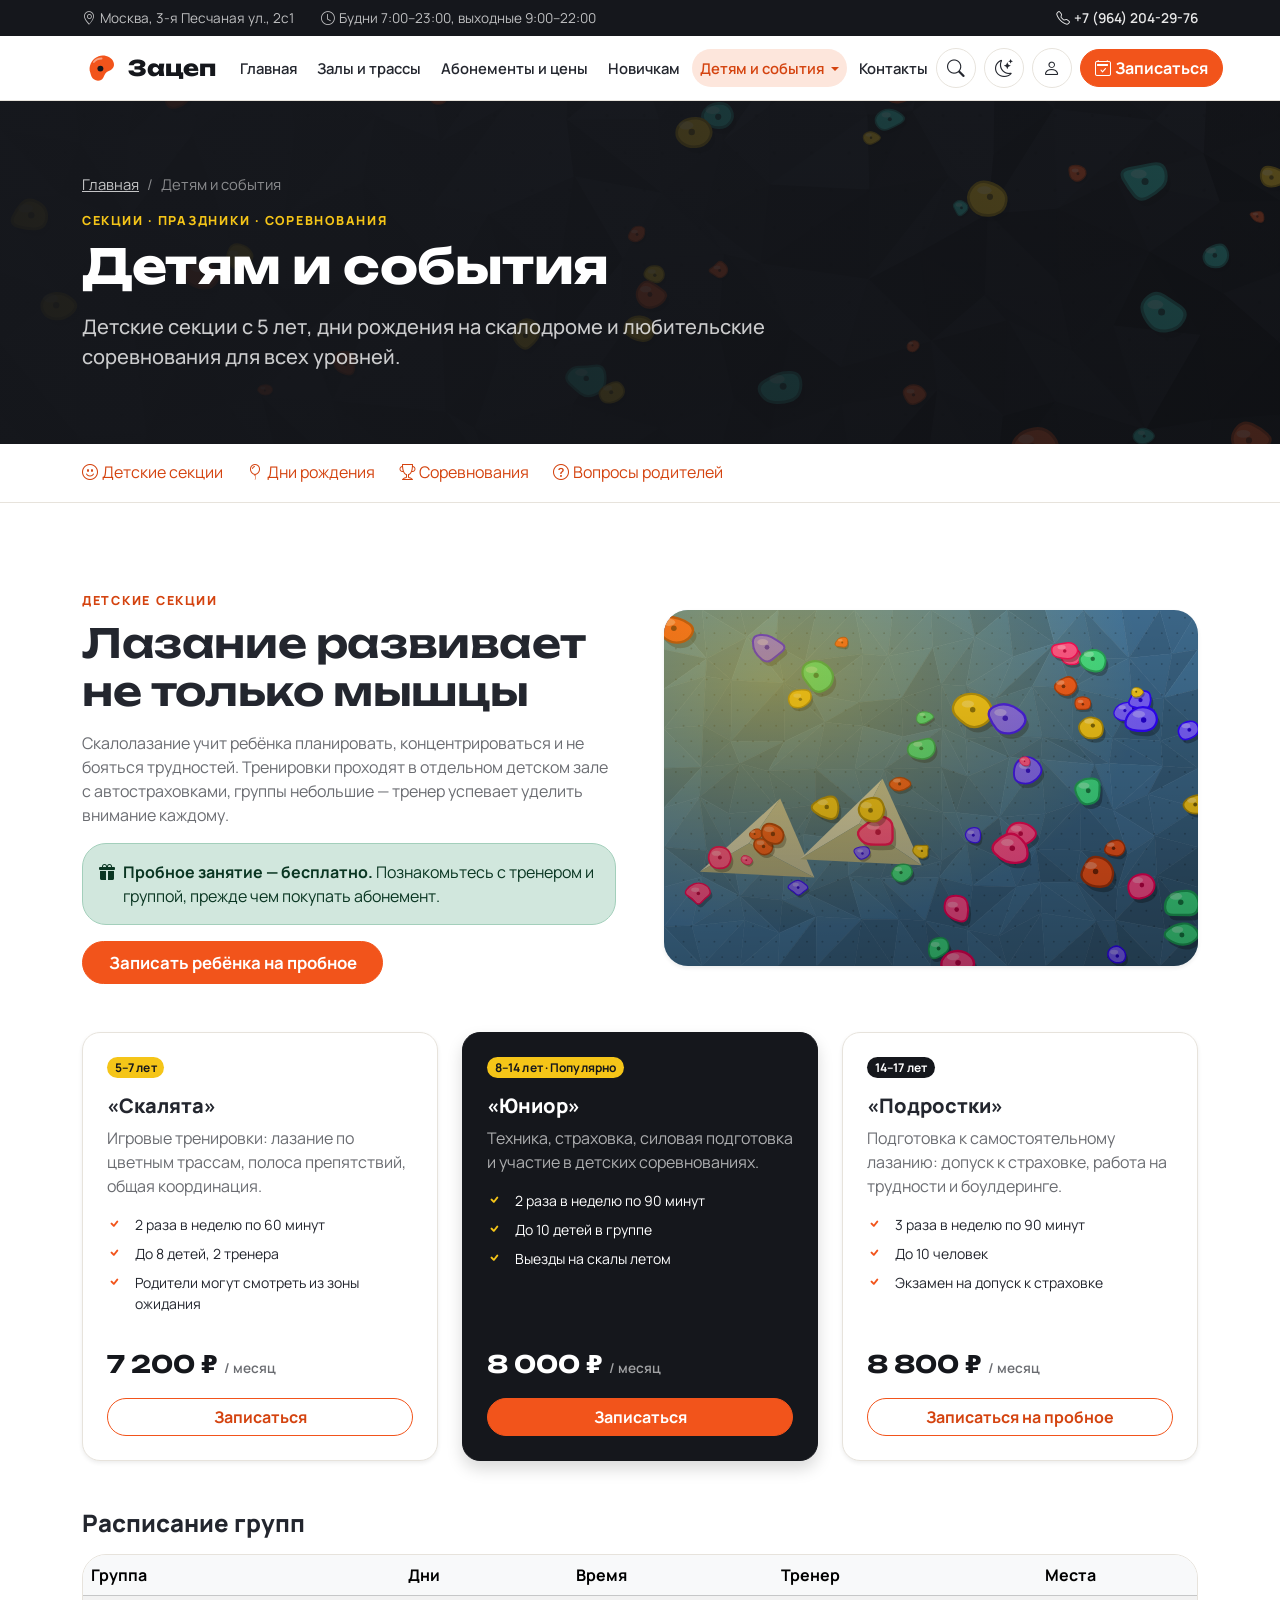
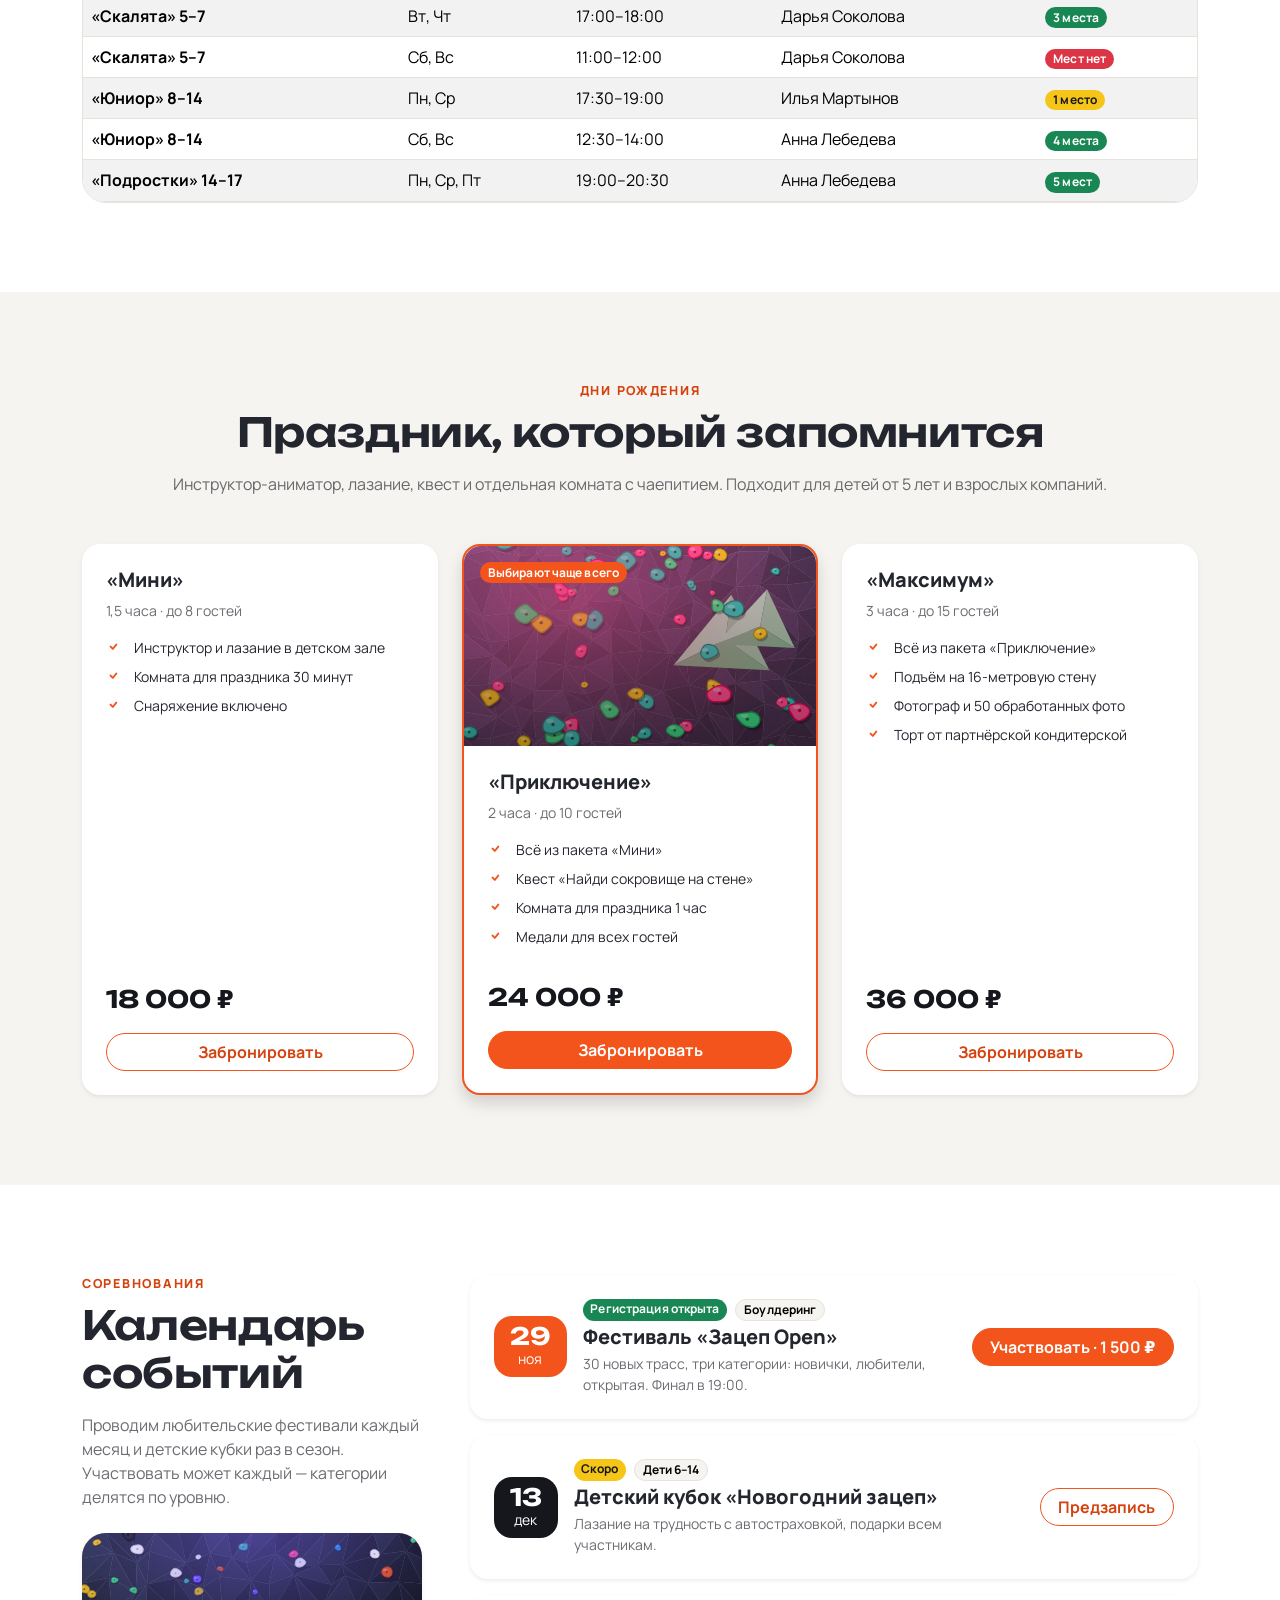
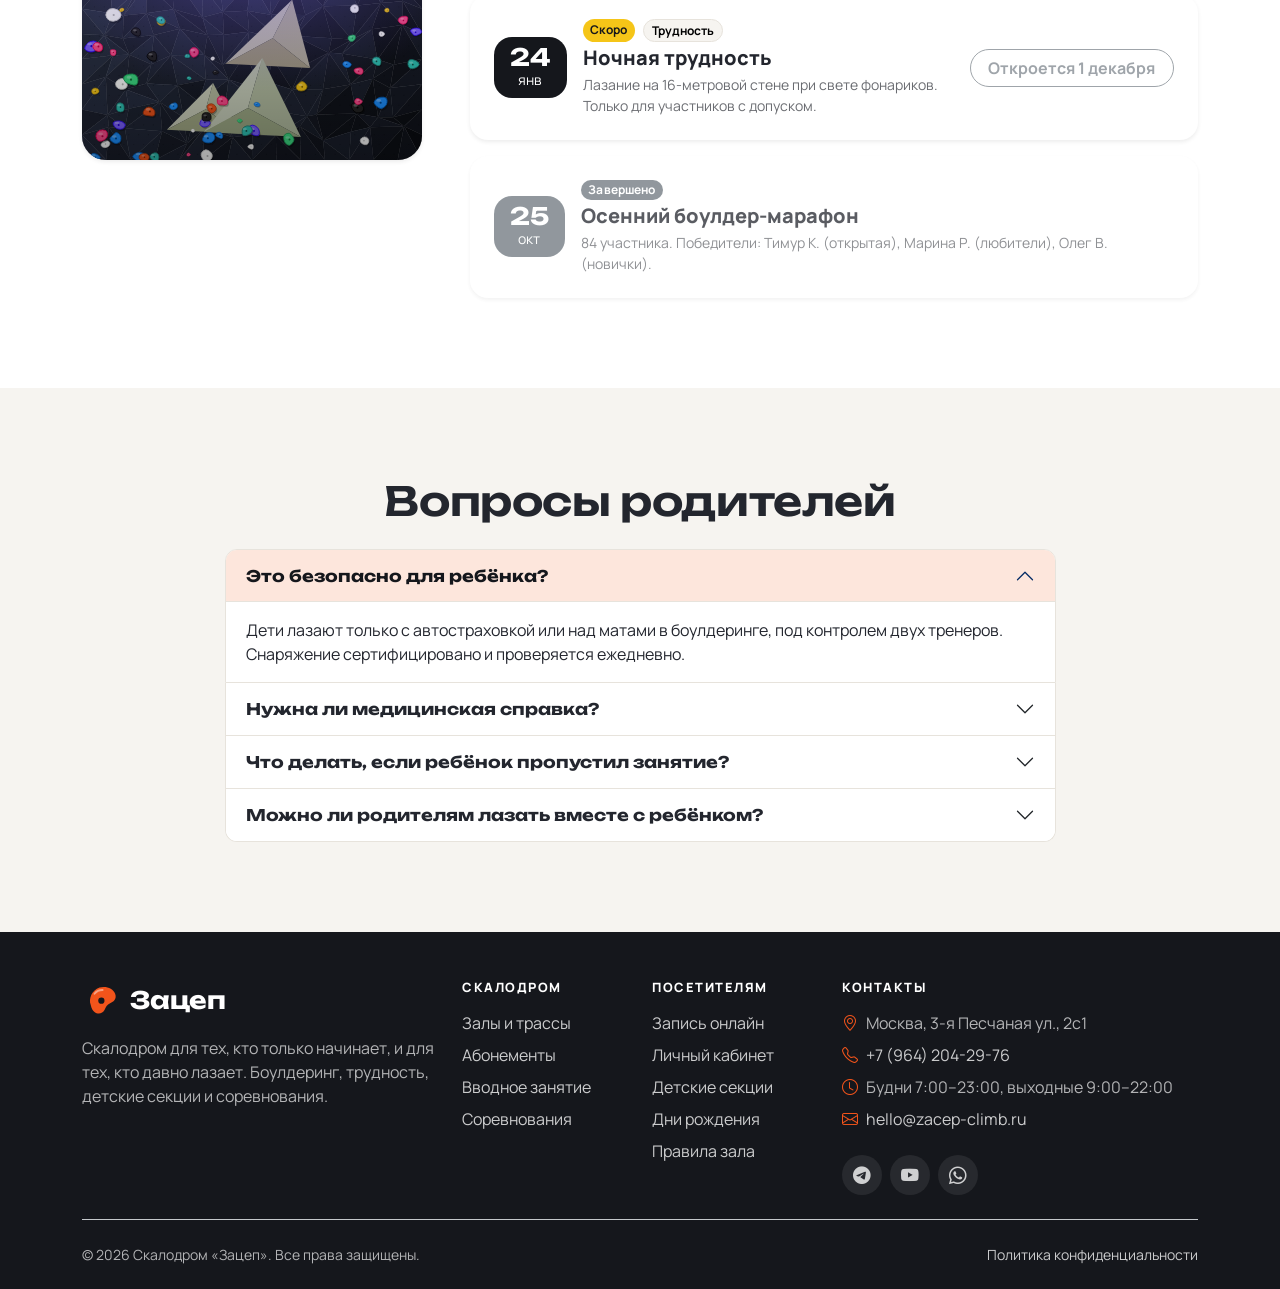
<file: kids.html>
<!DOCTYPE html>
<html lang="ru">
<head>
  <meta charset="UTF-8">
  <meta name="viewport" content="width=device-width, initial-scale=1.0">
  <title>Детям и события — скалодром «Зацеп»</title>
  <meta name="description" content="Детские секции по скалолазанию с 5 лет, дни рождения на скалодроме и любительские соревнования «Зацеп Open».">
  <meta name="theme-color" content="#15171c">
  <link rel="icon" href="images/favicon.svg" type="image/svg+xml">

  <!-- Bootstrap 5.3.8 и иконки подключены локально (папка vendor/) -->
  <link rel="stylesheet" href="vendor/bootstrap/css/bootstrap.min.css">
  <link rel="stylesheet" href="vendor/bootstrap-icons/bootstrap-icons.min.css">
  <!-- Собственные стили подключаются после Bootstrap -->
  <link rel="stylesheet" href="css/custom.css">
  <!-- Тема ставится до отрисовки, чтобы не было «вспышки» светлой темы -->
  <script src="js/theme.js"></script>
</head>
<body>

  <a class="skip-link visually-hidden-focusable btn btn-primary" href="#main">Перейти к содержимому</a>

  <div class="topbar py-2 d-none d-md-block">
    <div class="container">
      <div class="row align-items-center">
        <div class="col-md-8">
          <span class="me-4"><i class="bi bi-geo-alt me-1" aria-hidden="true"></i>Москва, 3-я Песчаная ул., 2с1</span>
          <span><i class="bi bi-clock me-1" aria-hidden="true"></i>Будни 7:00–23:00, выходные 9:00–22:00</span>
        </div>
        <div class="col-md-4 text-md-end">
          <a href="tel:+79642042976" class="fw-semibold"><i class="bi bi-telephone me-1" aria-hidden="true"></i>+7 (964) 204-29-76</a>
        </div>
      </div>
    </div>
  </div>

  <nav class="navbar navbar-expand-xl site-navbar sticky-top py-2" aria-label="Основное меню">
    <div class="container">
      <a class="navbar-brand" href="index.html">
        <img src="images/logo.svg" alt="" width="38" height="38">
        Зацеп
      </a>

      <button
        class="navbar-toggler border-0"
        type="button"
        data-bs-toggle="collapse"
        data-bs-target="#mainNavbar"
        aria-controls="mainNavbar"
        aria-expanded="false"
        aria-label="Переключить навигацию"
      >
        <span class="navbar-toggler-icon"></span>
      </button>

      <div class="collapse navbar-collapse" id="mainNavbar">
        <ul class="navbar-nav mx-auto gap-xl-1">
          <li class="nav-item">
            <a class="nav-link" href="index.html">Главная</a>
          </li>
          <li class="nav-item">
            <a class="nav-link" href="halls.html">Залы и трассы</a>
          </li>
          <li class="nav-item">
            <a class="nav-link" href="catalog.html">Абонементы и цены</a>
          </li>
          <li class="nav-item">
            <a class="nav-link" href="product.html">Новичкам</a>
          </li>
          <li class="nav-item dropdown">
            <a class="nav-link dropdown-toggle active" href="kids.html" role="button" data-bs-toggle="dropdown" aria-expanded="false" aria-current="page">
              Детям и события
            </a>
            <ul class="dropdown-menu">
              <li><a class="dropdown-item" href="kids.html#sections"><i class="bi bi-emoji-smile me-2" aria-hidden="true"></i>Детские секции</a></li>
              <li><a class="dropdown-item" href="kids.html#birthday"><i class="bi bi-balloon me-2" aria-hidden="true"></i>Дни рождения</a></li>
              <li><a class="dropdown-item" href="kids.html#competitions"><i class="bi bi-trophy me-2" aria-hidden="true"></i>Соревнования</a></li>
              <li><hr class="dropdown-divider"></li>
              <li><a class="dropdown-item" href="catalog.html?cat=kids"><i class="bi bi-tag me-2" aria-hidden="true"></i>Цены для детей</a></li>
            </ul>
          </li>
          <li class="nav-item">
            <a class="nav-link" href="contacts.html">Контакты</a>
          </li>
        </ul>
        <div class="d-flex align-items-center gap-2 mt-2 mt-xl-0">
          <button class="btn btn-icon" type="button" data-bs-toggle="modal" data-bs-target="#searchModal" aria-label="Поиск по сайту" title="Поиск по сайту (/)">
            <i class="bi bi-search" aria-hidden="true"></i>
          </button>
          <button class="btn btn-icon" type="button" data-theme-toggle aria-pressed="false" aria-label="Включить тёмную тему" title="Тёмная тема">
            <i class="bi bi-moon-stars" aria-hidden="true"></i>
          </button>
          <a class="btn btn-icon" href="account.html" aria-label="Личный кабинет" title="Личный кабинет">
            <i class="bi bi-person" aria-hidden="true"></i>
          </a>
          <a class="btn btn-primary" href="order.html">
            <i class="bi bi-calendar2-check me-1" aria-hidden="true"></i>Записаться
          </a>
        </div>
      </div>
    </div>
  </nav>

  <main id="main">

    <section class="page-header py-5">
      <div class="container py-lg-4">
        <nav aria-label="breadcrumb">
          <ol class="breadcrumb mb-3">
            <li class="breadcrumb-item"><a href="index.html">Главная</a></li>
            <li class="breadcrumb-item active" aria-current="page">Детям и события</li>
          </ol>
        </nav>
        <div class="row">
          <div class="col-12 col-lg-8">
            <p class="eyebrow text-warning mb-2">Секции · праздники · соревнования</p>
            <h1 class="display-5 mb-3">Детям и события</h1>
            <p class="lead mb-0">Детские секции с 5 лет, дни рождения на скалодроме и любительские соревнования для всех уровней.</p>
          </div>
        </div>
      </div>
    </section>

    <!-- Быстрая навигация по разделу -->
    <div class="bg-body border-bottom">
      <div class="container">
        <nav class="nav nav-underline gap-4 py-2 overflow-auto flex-nowrap" aria-label="Разделы страницы">
          <a class="nav-link text-nowrap" href="#sections"><i class="bi bi-emoji-smile me-1" aria-hidden="true"></i>Детские секции</a>
          <a class="nav-link text-nowrap" href="#birthday"><i class="bi bi-balloon me-1" aria-hidden="true"></i>Дни рождения</a>
          <a class="nav-link text-nowrap" href="#competitions"><i class="bi bi-trophy me-1" aria-hidden="true"></i>Соревнования</a>
          <a class="nav-link text-nowrap" href="#parents"><i class="bi bi-question-circle me-1" aria-hidden="true"></i>Вопросы родителей</a>
        </nav>
      </div>
    </div>

    <!-- Детские секции -->
    <section class="container section" id="sections">
      <div class="row g-4 g-lg-5 align-items-center mb-5">
        <div class="col-12 col-lg-6">
          <p class="eyebrow mb-2">Детские секции</p>
          <h2 class="display-6 mb-3">Лазание развивает не только мышцы</h2>
          <p class="text-body-secondary">Скалолазание учит ребёнка планировать, концентрироваться и не бояться трудностей. Тренировки проходят в отдельном детском зале с автостраховками, группы небольшие — тренер успевает уделить внимание каждому.</p>
          <div class="alert alert-success d-flex gap-2 rounded-4" role="alert">
            <i class="bi bi-gift-fill flex-shrink-0" aria-hidden="true"></i>
            <div><strong>Пробное занятие — бесплатно.</strong> Познакомьтесь с тренером и группой, прежде чем покупать абонемент.</div>
          </div>
          <button class="btn btn-primary btn-lg" type="button" data-bs-toggle="modal" data-bs-target="#quickBookModal" data-service="kids-trial">Записать ребёнка на пробное</button>
        </div>
        <div class="col-12 col-lg-6">
          <img src="images/hall-kids.svg" class="img-fluid rounded-4 shadow-sm w-100" alt="Детский зал с яркими крупными зацепами" width="900" height="600">
        </div>
      </div>

      <div class="row g-4 mb-5">
        <div class="col-12 col-md-6 col-lg-4">
          <div class="card h-100 shadow-sm">
            <div class="card-body p-4 d-flex flex-column">
              <span class="badge text-bg-warning align-self-start mb-3">5–7 лет</span>
              <h3 class="h5">«Скалята»</h3>
              <p class="text-body-secondary">Игровые тренировки: лазание по цветным трассам, полоса препятствий, общая координация.</p>
              <ul class="list-check small mb-4">
                <li>2 раза в неделю по 60 минут</li>
                <li>До 8 детей, 2 тренера</li>
                <li>Родители могут смотреть из зоны ожидания</li>
              </ul>
              <p class="price mt-auto mb-3">7&nbsp;200&nbsp;₽ <small>/ месяц</small></p>
              <a class="btn btn-outline-primary" href="order.html?service=kids-5">Записаться</a>
            </div>
          </div>
        </div>
        <div class="col-12 col-md-6 col-lg-4">
          <div class="card card-featured h-100 shadow">
            <div class="card-body p-4 d-flex flex-column">
              <span class="badge text-bg-warning align-self-start mb-3">8–14 лет · Популярно</span>
              <h3 class="h5">«Юниор»</h3>
              <p class="text-body-secondary">Техника, страховка, силовая подготовка и участие в детских соревнованиях.</p>
              <ul class="list-check small mb-4">
                <li>2 раза в неделю по 90 минут</li>
                <li>До 10 детей в группе</li>
                <li>Выезды на скалы летом</li>
              </ul>
              <p class="price mt-auto mb-3">8&nbsp;000&nbsp;₽ <small>/ месяц</small></p>
              <a class="btn btn-primary" href="order.html?service=kids-8">Записаться</a>
            </div>
          </div>
        </div>
        <div class="col-12 col-md-12 col-lg-4">
          <div class="card h-100 shadow-sm">
            <div class="card-body p-4 d-flex flex-column">
              <span class="badge text-bg-dark align-self-start mb-3">14–17 лет</span>
              <h3 class="h5">«Подростки»</h3>
              <p class="text-body-secondary">Подготовка к самостоятельному лазанию: допуск к страховке, работа на трудности и боулдеринге.</p>
              <ul class="list-check small mb-4">
                <li>3 раза в неделю по 90 минут</li>
                <li>До 10 человек</li>
                <li>Экзамен на допуск к страховке</li>
              </ul>
              <p class="price mt-auto mb-3">8&nbsp;800&nbsp;₽ <small>/ месяц</small></p>
              <button class="btn btn-outline-primary" type="button" data-bs-toggle="modal" data-bs-target="#quickBookModal" data-service="kids-trial">Записаться на пробное</button>
            </div>
          </div>
        </div>
      </div>

      <h3 class="h4 mb-3">Расписание групп</h3>
      <div class="table-responsive border rounded-4">
        <table class="table table-striped align-middle mb-0">
          <thead class="table-light">
            <tr><th scope="col">Группа</th><th scope="col">Дни</th><th scope="col">Время</th><th scope="col" class="d-none d-md-table-cell">Тренер</th><th scope="col">Места</th></tr>
          </thead>
          <tbody>
            <tr><td><strong>«Скалята» 5–7</strong></td><td>Вт, Чт</td><td>17:00–18:00</td><td class="d-none d-md-table-cell">Дарья Соколова</td><td><span class="badge text-bg-success">3 места</span></td></tr>
            <tr><td><strong>«Скалята» 5–7</strong></td><td>Сб, Вс</td><td>11:00–12:00</td><td class="d-none d-md-table-cell">Дарья Соколова</td><td><span class="badge text-bg-danger">Мест нет</span></td></tr>
            <tr><td><strong>«Юниор» 8–14</strong></td><td>Пн, Ср</td><td>17:30–19:00</td><td class="d-none d-md-table-cell">Илья Мартынов</td><td><span class="badge text-bg-warning">1 место</span></td></tr>
            <tr><td><strong>«Юниор» 8–14</strong></td><td>Сб, Вс</td><td>12:30–14:00</td><td class="d-none d-md-table-cell">Анна Лебедева</td><td><span class="badge text-bg-success">4 места</span></td></tr>
            <tr><td><strong>«Подростки» 14–17</strong></td><td>Пн, Ср, Пт</td><td>19:00–20:30</td><td class="d-none d-md-table-cell">Анна Лебедева</td><td><span class="badge text-bg-success">5 мест</span></td></tr>
          </tbody>
        </table>
      </div>
    </section>

    <!-- Дни рождения -->
    <section class="bg-chalk section" id="birthday">
      <div class="container">
        <div class="text-center mb-5">
          <p class="eyebrow mb-2">Дни рождения</p>
          <h2 class="display-6 mb-3">Праздник, который запомнится</h2>
          <p class="text-body-secondary mb-0">Инструктор-аниматор, лазание, квест и отдельная комната с чаепитием. Подходит для детей от 5 лет и взрослых компаний.</p>
        </div>

        <div class="row g-4">
          <div class="col-12 col-md-6 col-lg-4">
            <div class="card h-100 shadow-sm border-0">
              <div class="card-body p-4 d-flex flex-column">
                <h3 class="h5">«Мини»</h3>
                <p class="text-body-secondary small">1,5 часа · до 8 гостей</p>
                <ul class="list-check small mb-4">
                  <li>Инструктор и лазание в детском зале</li>
                  <li>Комната для праздника 30 минут</li>
                  <li>Снаряжение включено</li>
                </ul>
                <p class="price mt-auto mb-3">18&nbsp;000&nbsp;₽</p>
                <a class="btn btn-outline-primary" href="order.html?service=birthday">Забронировать</a>
              </div>
            </div>
          </div>
          <div class="col-12 col-md-6 col-lg-4">
            <div class="card h-100 shadow border-primary border-2">
              <div class="card-img-wrap">
                <img src="images/birthday.svg" class="card-img-top" alt="" width="900" height="600">
                <span class="badge text-bg-primary">Выбирают чаще всего</span>
              </div>
              <div class="card-body p-4 d-flex flex-column">
                <h3 class="h5">«Приключение»</h3>
                <p class="text-body-secondary small">2 часа · до 10 гостей</p>
                <ul class="list-check small mb-4">
                  <li>Всё из пакета «Мини»</li>
                  <li>Квест «Найди сокровище на стене»</li>
                  <li>Комната для праздника 1 час</li>
                  <li>Медали для всех гостей</li>
                </ul>
                <p class="price mt-auto mb-3">24&nbsp;000&nbsp;₽</p>
                <a class="btn btn-primary" href="order.html?service=birthday">Забронировать</a>
              </div>
            </div>
          </div>
          <div class="col-12 col-md-12 col-lg-4">
            <div class="card h-100 shadow-sm border-0">
              <div class="card-body p-4 d-flex flex-column">
                <h3 class="h5">«Максимум»</h3>
                <p class="text-body-secondary small">3 часа · до 15 гостей</p>
                <ul class="list-check small mb-4">
                  <li>Всё из пакета «Приключение»</li>
                  <li>Подъём на 16-метровую стену</li>
                  <li>Фотограф и 50 обработанных фото</li>
                  <li>Торт от партнёрской кондитерской</li>
                </ul>
                <p class="price mt-auto mb-3">36&nbsp;000&nbsp;₽</p>
                <a class="btn btn-outline-primary" href="order.html?service=birthday">Забронировать</a>
              </div>
            </div>
          </div>
        </div>
      </div>
    </section>

    <!-- Соревнования -->
    <section class="container section" id="competitions">
      <div class="row g-4 g-lg-5">
        <div class="col-12 col-lg-4">
          <p class="eyebrow mb-2">Соревнования</p>
          <h2 class="display-6 mb-3">Календарь событий</h2>
          <p class="text-body-secondary">Проводим любительские фестивали каждый месяц и детские кубки раз в сезон. Участвовать может каждый — категории делятся по уровню.</p>
          <img src="images/events.svg" class="img-fluid rounded-4 shadow-sm mt-2" alt="Соревновательная стена с разноцветными трассами" width="900" height="600">
        </div>
        <div class="col-12 col-lg-8">
          <div class="d-grid gap-3">
            <article class="card border-0 shadow-sm">
              <div class="card-body p-4">
                <div class="row g-3 align-items-center">
                  <div class="col-auto">
                    <div class="bg-primary text-white rounded-3 text-center px-3 py-2">
                      <div class="font-display fw-bold fs-4 lh-1">29</div><div class="small">ноя</div>
                    </div>
                  </div>
                  <div class="col">
                    <div class="d-flex flex-wrap gap-2 mb-1"><span class="badge text-bg-success">Регистрация открыта</span><span class="badge text-bg-light border">Боулдеринг</span></div>
                    <h3 class="h5 mb-1">Фестиваль «Зацеп Open»</h3>
                    <p class="small text-body-secondary mb-0">30 новых трасс, три категории: новички, любители, открытая. Финал в 19:00.</p>
                  </div>
                  <div class="col-12 col-md-auto">
                    <a class="btn btn-primary w-100" href="order.html?service=competition">Участвовать · 1&nbsp;500&nbsp;₽</a>
                  </div>
                </div>
              </div>
            </article>

            <article class="card border-0 shadow-sm">
              <div class="card-body p-4">
                <div class="row g-3 align-items-center">
                  <div class="col-auto">
                    <div class="bg-ink text-white rounded-3 text-center px-3 py-2">
                      <div class="font-display fw-bold fs-4 lh-1">13</div><div class="small">дек</div>
                    </div>
                  </div>
                  <div class="col">
                    <div class="d-flex flex-wrap gap-2 mb-1"><span class="badge text-bg-warning">Скоро</span><span class="badge text-bg-light border">Дети 6–14</span></div>
                    <h3 class="h5 mb-1">Детский кубок «Новогодний зацеп»</h3>
                    <p class="small text-body-secondary mb-0">Лазание на трудность с автостраховкой, подарки всем участникам.</p>
                  </div>
                  <div class="col-12 col-md-auto">
                    <button class="btn btn-outline-primary w-100" type="button" data-bs-toggle="modal" data-bs-target="#quickBookModal" data-service="competition">Предзапись</button>
                  </div>
                </div>
              </div>
            </article>

            <article class="card border-0 shadow-sm">
              <div class="card-body p-4">
                <div class="row g-3 align-items-center">
                  <div class="col-auto">
                    <div class="bg-ink text-white rounded-3 text-center px-3 py-2">
                      <div class="font-display fw-bold fs-4 lh-1">24</div><div class="small">янв</div>
                    </div>
                  </div>
                  <div class="col">
                    <div class="d-flex flex-wrap gap-2 mb-1"><span class="badge text-bg-warning">Скоро</span><span class="badge text-bg-light border">Трудность</span></div>
                    <h3 class="h5 mb-1">Ночная трудность</h3>
                    <p class="small text-body-secondary mb-0">Лазание на 16-метровой стене при свете фонариков. Только для участников с допуском.</p>
                  </div>
                  <div class="col-12 col-md-auto">
                    <button class="btn btn-outline-secondary w-100" type="button" disabled>Откроется 1 декабря</button>
                  </div>
                </div>
              </div>
            </article>

            <article class="card border-0 shadow-sm opacity-75">
              <div class="card-body p-4">
                <div class="row g-3 align-items-center">
                  <div class="col-auto">
                    <div class="bg-secondary text-white rounded-3 text-center px-3 py-2">
                      <div class="font-display fw-bold fs-4 lh-1">25</div><div class="small">окт</div>
                    </div>
                  </div>
                  <div class="col">
                    <div class="d-flex flex-wrap gap-2 mb-1"><span class="badge text-bg-secondary">Завершено</span></div>
                    <h3 class="h5 mb-1">Осенний боулдер-марафон</h3>
                    <p class="small text-body-secondary mb-0">84 участника. Победители: Тимур К. (открытая), Марина Р. (любители), Олег В. (новички).</p>
                  </div>
                </div>
              </div>
            </article>
          </div>
        </div>
      </div>
    </section>

    <!-- Вопросы родителей -->
    <section class="bg-chalk section" id="parents">
      <div class="container">
        <div class="row justify-content-center">
          <div class="col-12 col-lg-9">
            <h2 class="display-6 mb-4 text-center">Вопросы родителей</h2>
            <div class="accordion" id="parentsFaq">
              <div class="accordion-item">
                <h3 class="accordion-header">
                  <button class="accordion-button" type="button" data-bs-toggle="collapse" data-bs-target="#p1" aria-expanded="true" aria-controls="p1">Это безопасно для ребёнка?</button>
                </h3>
                <div id="p1" class="accordion-collapse collapse show" data-bs-parent="#parentsFaq">
                  <div class="accordion-body">Дети лазают только с автостраховкой или над матами в боулдеринге, под контролем двух тренеров. Снаряжение сертифицировано и проверяется ежедневно.</div>
                </div>
              </div>
              <div class="accordion-item">
                <h3 class="accordion-header">
                  <button class="accordion-button collapsed" type="button" data-bs-toggle="collapse" data-bs-target="#p2" aria-expanded="false" aria-controls="p2">Нужна ли медицинская справка?</button>
                </h3>
                <div id="p2" class="accordion-collapse collapse" data-bs-parent="#parentsFaq">
                  <div class="accordion-body">Для секции — да, справка от педиатра о допуске к занятиям спортом. Для разового посещения или праздника справка не нужна, достаточно согласия родителя.</div>
                </div>
              </div>
              <div class="accordion-item">
                <h3 class="accordion-header">
                  <button class="accordion-button collapsed" type="button" data-bs-toggle="collapse" data-bs-target="#p3" aria-expanded="false" aria-controls="p3">Что делать, если ребёнок пропустил занятие?</button>
                </h3>
                <div id="p3" class="accordion-collapse collapse" data-bs-parent="#parentsFaq">
                  <div class="accordion-body">Пропущенное занятие можно отработать в другой группе того же возраста в течение месяца. По болезни со справкой абонемент продлевается.</div>
                </div>
              </div>
              <div class="accordion-item">
                <h3 class="accordion-header">
                  <button class="accordion-button collapsed" type="button" data-bs-toggle="collapse" data-bs-target="#p4" aria-expanded="false" aria-controls="p4">Можно ли родителям лазать вместе с ребёнком?</button>
                </h3>
                <div id="p4" class="accordion-collapse collapse" data-bs-parent="#parentsFaq">
                  <div class="accordion-body">Да, в выходные с 10:00 до 14:00 действуют семейные часы: родитель с ребёнком лазают по одному разовому билету для взрослого, ребёнок — бесплатно.</div>
                </div>
              </div>
            </div>
          </div>
        </div>
      </div>
    </section>
  </main>

  <footer class="site-footer pt-5 pb-4">
    <div class="container">
      <div class="row g-4 pb-4">
        <div class="col-12 col-lg-4">
          <a class="d-inline-flex align-items-center gap-2 mb-3 text-white fs-4 font-display fw-bold" href="index.html">
            <img src="images/logo.svg" alt="" width="40" height="40">Зацеп
          </a>
          <p class="mb-0">Скалодром для тех, кто только начинает, и для тех, кто давно лазает. Боулдеринг, трудность, детские секции и соревнования.</p>
        </div>

        <div class="col-6 col-md-4 col-lg-2">
          <h2 class="mb-3">Скалодром</h2>
          <ul class="list-unstyled d-grid gap-2 mb-0">
            <li><a href="halls.html">Залы и трассы</a></li>
            <li><a href="catalog.html">Абонементы</a></li>
            <li><a href="product.html">Вводное занятие</a></li>
            <li><a href="kids.html#competitions">Соревнования</a></li>
          </ul>
        </div>

        <div class="col-6 col-md-4 col-lg-2">
          <h2 class="mb-3">Посетителям</h2>
          <ul class="list-unstyled d-grid gap-2 mb-0">
            <li><a href="order.html">Запись онлайн</a></li>
            <li><a href="account.html">Личный кабинет</a></li>
            <li><a href="kids.html#sections">Детские секции</a></li>
            <li><a href="kids.html#birthday">Дни рождения</a></li>
            <li><a href="halls.html#rules">Правила зала</a></li>
          </ul>
        </div>

        <div class="col-12 col-md-4 col-lg-4">
          <h2 class="mb-3">Контакты</h2>
          <ul class="list-unstyled d-grid gap-2 mb-0">
            <li><i class="bi bi-geo-alt me-2 text-orange" aria-hidden="true"></i>Москва, 3-я Песчаная ул., 2с1</li>
            <li><i class="bi bi-telephone me-2 text-orange" aria-hidden="true"></i><a href="tel:+79642042976">+7 (964) 204-29-76</a></li>
            <li><i class="bi bi-clock me-2 text-orange" aria-hidden="true"></i>Будни 7:00–23:00, выходные 9:00–22:00</li>
            <li><i class="bi bi-envelope me-2 text-orange" aria-hidden="true"></i><a href="mailto:hello@zacep-climb.ru">hello@zacep-climb.ru</a></li>
          </ul>
          <div class="d-flex gap-2 mt-4">
            <a class="social-link" href="#" aria-label="Мы в Telegram"><i class="bi bi-telegram" aria-hidden="true"></i></a>
            <a class="social-link" href="#" aria-label="Мы на YouTube"><i class="bi bi-youtube" aria-hidden="true"></i></a>
            <a class="social-link" href="#" aria-label="Написать в WhatsApp"><i class="bi bi-whatsapp" aria-hidden="true"></i></a>
          </div>
        </div>
      </div>

      <div class="border-top border-secondary-subtle pt-4 d-flex flex-column flex-md-row justify-content-between gap-2 small">
        <p class="mb-0">&copy; <span data-year>2026</span> Скалодром «Зацеп». Все права защищены.</p>
        <p class="mb-0"><a href="contacts.html">Политика конфиденциальности</a></p>
      </div>
    </div>
  </footer>

  <div class="modal fade" id="quickBookModal" tabindex="-1" aria-labelledby="quickBookLabel" aria-hidden="true">
    <div class="modal-dialog modal-dialog-centered">
      <div class="modal-content border-0 rounded-4">
        <div class="modal-header border-0 pb-0">
          <div>
            <h2 class="modal-title h5" id="quickBookLabel">Быстрая запись</h2>
            <p class="text-body-secondary small mb-0">Перезвоним за 15 минут и подберём время</p>
          </div>
          <button type="button" class="btn-close" data-bs-dismiss="modal" aria-label="Закрыть"></button>
        </div>

        <form class="needs-validation" novalidate data-success-title="Заявка принята" data-success-text="{name}администратор позвонит вам в течение 15 минут и подтвердит запись.">
          <div class="modal-body">
            <div class="mb-3">
              <label for="quick-name" class="form-label">Имя</label>
              <input id="quick-name" name="name" type="text" class="form-control" autocomplete="given-name" required>
              <div class="invalid-feedback">Как к вам обращаться?</div>
            </div>
            <div class="mb-3">
              <label for="quick-phone" class="form-label">Телефон</label>
              <div class="input-group has-validation">
                <span class="input-group-text">+7</span>
                <input id="quick-phone" name="phone" type="tel" class="form-control" placeholder="900 000-00-00" pattern="[0-9\s\-\(\)]{10,15}" autocomplete="tel-national" required>
                <div class="invalid-feedback">Укажите номер из 10 цифр.</div>
              </div>
            </div>
            <div class="mb-3">
              <label for="quick-service" class="form-label">Что вас интересует</label>
              <select id="quick-service" name="service" class="form-select">
                  <optgroup label="Посещения">
                    <option value="intro" data-price="2400" data-gear="included">Вводное занятие «Первый зацеп»</option>
                    <option value="single" data-price="1200">Разовое посещение</option>
                    <option value="single-morning" data-price="900">Разовое утром (будни до 16:00)</option>
                  </optgroup>
                  <optgroup label="Абонементы">
                    <option value="sub-8" data-price="6400">8 посещений (действует 2 месяца)</option>
                    <option value="sub-month" data-price="7900">Безлимит на месяц</option>
                    <option value="sub-morning" data-price="4900">Утренний безлимит на месяц</option>
                    <option value="sub-student" data-price="5500">Студенческий безлимит на месяц</option>
                    <option value="sub-year" data-price="59000">Безлимит на год</option>
                  </optgroup>
                  <optgroup label="Тренировки">
                    <option value="personal" data-price="3500">Персональная тренировка, 60 мин</option>
                    <option value="group-start" data-price="9600">Группа «Старт», 8 занятий</option>
                    <option value="group-tech" data-price="11200">Группа «Техника», 8 занятий</option>
                    <option value="lead-course" data-price="14900">Курс нижней страховки, 4 занятия</option>
                  </optgroup>
                  <optgroup label="Детям и события">
                    <option value="kids-trial" data-price="0" data-gear="included">Пробное детское занятие</option>
                    <option value="kids-5" data-price="7200" data-gear="included">Детская секция 5–7 лет, месяц</option>
                    <option value="kids-8" data-price="8000" data-gear="included">Детская секция 8–14 лет, месяц</option>
                    <option value="birthday" data-price="24000" data-gear="included">День рождения «Приключение»</option>
                    <option value="competition" data-price="1500">Участие в «Зацеп Open»</option>
                  </optgroup>
              </select>
            </div>
            <div class="form-check">
              <input id="quick-agree" name="agree" class="form-check-input" type="checkbox" required>
              <label class="form-check-label small" for="quick-agree">Согласен(на) на обработку персональных данных</label>
              <div class="invalid-feedback">Без согласия мы не сможем перезвонить.</div>
            </div>
          </div>
          <div class="modal-footer border-0 pt-0">
            <button type="button" class="btn btn-outline-secondary" data-bs-dismiss="modal">Отмена</button>
            <button type="submit" class="btn btn-primary">Жду звонка</button>
          </div>
        </form>
      </div>
    </div>
  </div>

  <div class="toast-container position-fixed bottom-0 end-0 p-3">
    <div id="siteToast" class="toast border-0 shadow" role="status" aria-live="polite" aria-atomic="true">
      <div class="toast-header">
        <span class="badge text-bg-success rounded-pill me-2"><i class="bi bi-check-lg" aria-hidden="true"></i></span>
        <strong class="me-auto" data-toast-title>Готово</strong>
        <small>сейчас</small>
        <button type="button" class="btn-close" data-bs-dismiss="toast" aria-label="Закрыть"></button>
      </div>
      <div class="toast-body" data-toast-text></div>
    </div>
  </div>

  <script src="vendor/bootstrap/js/bootstrap.bundle.min.js"></script>
  <script src="js/main.js"></script>
</body>
</html>
</file>
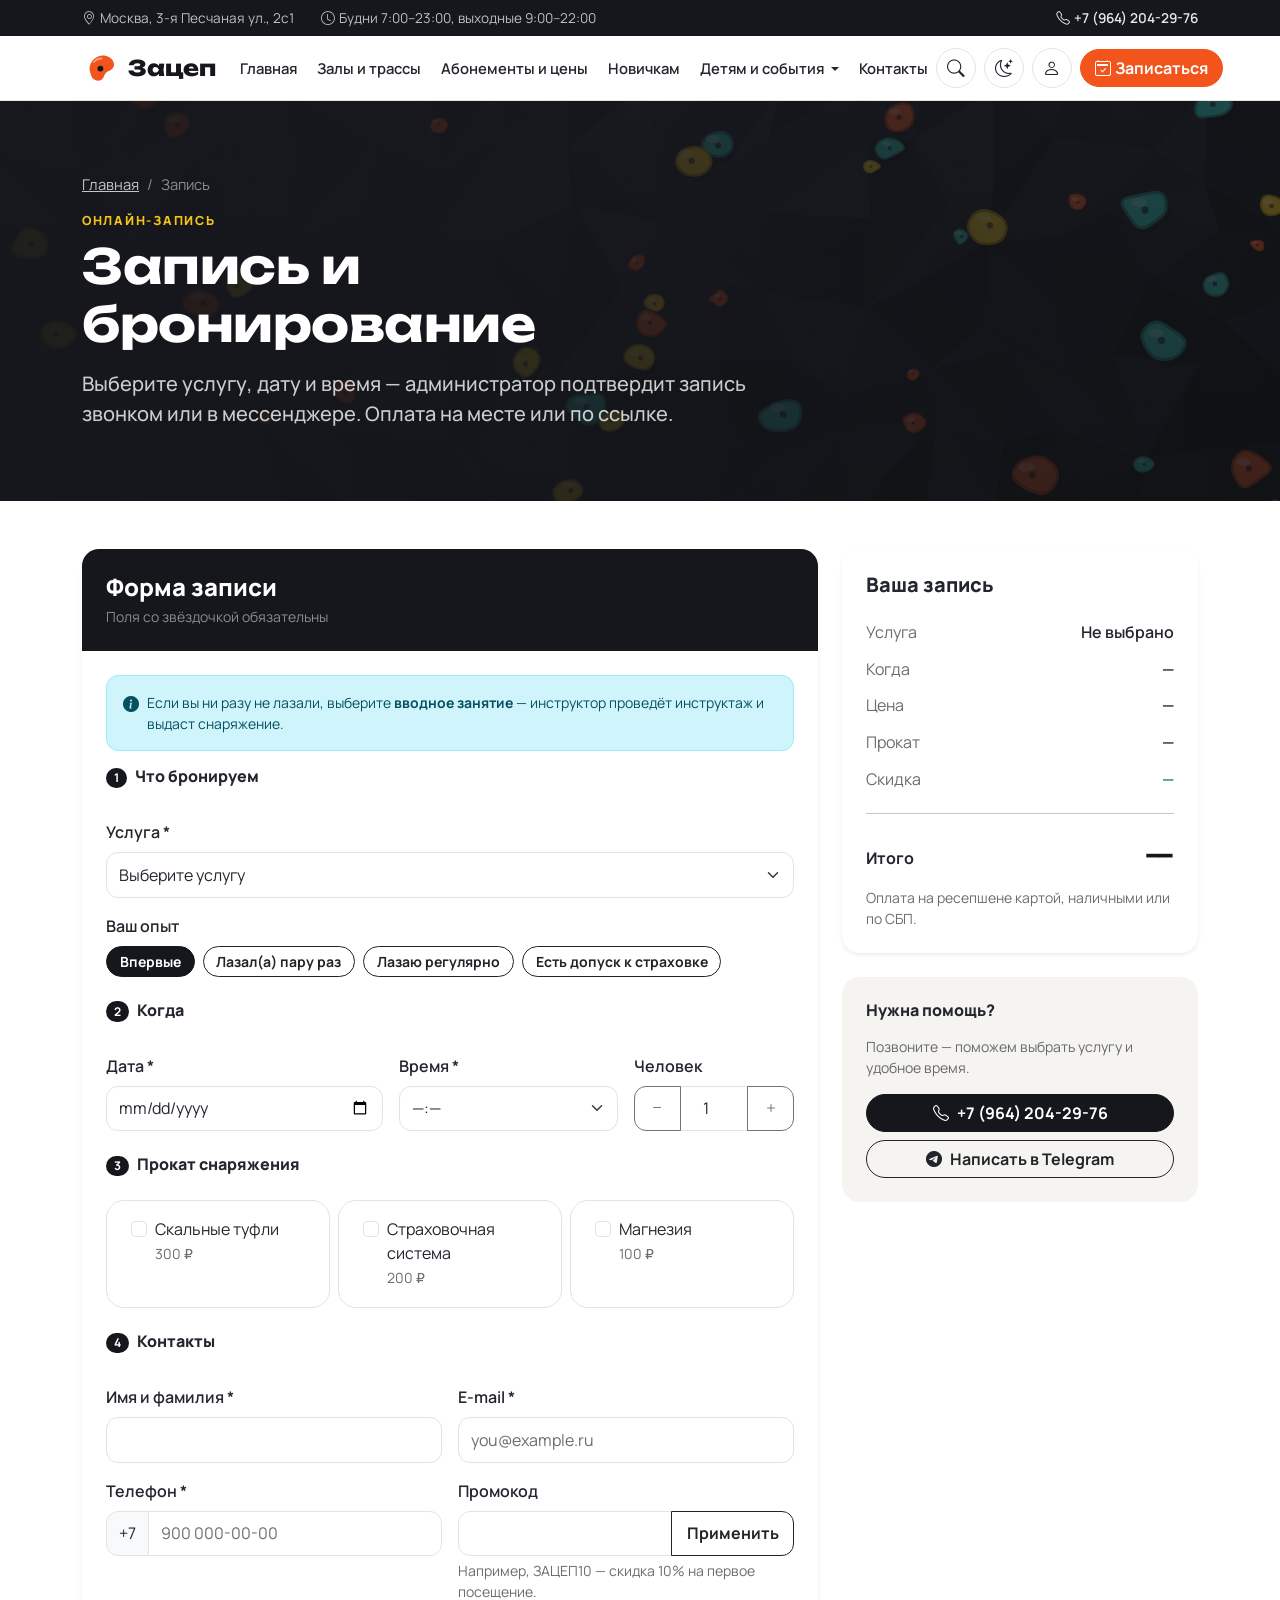
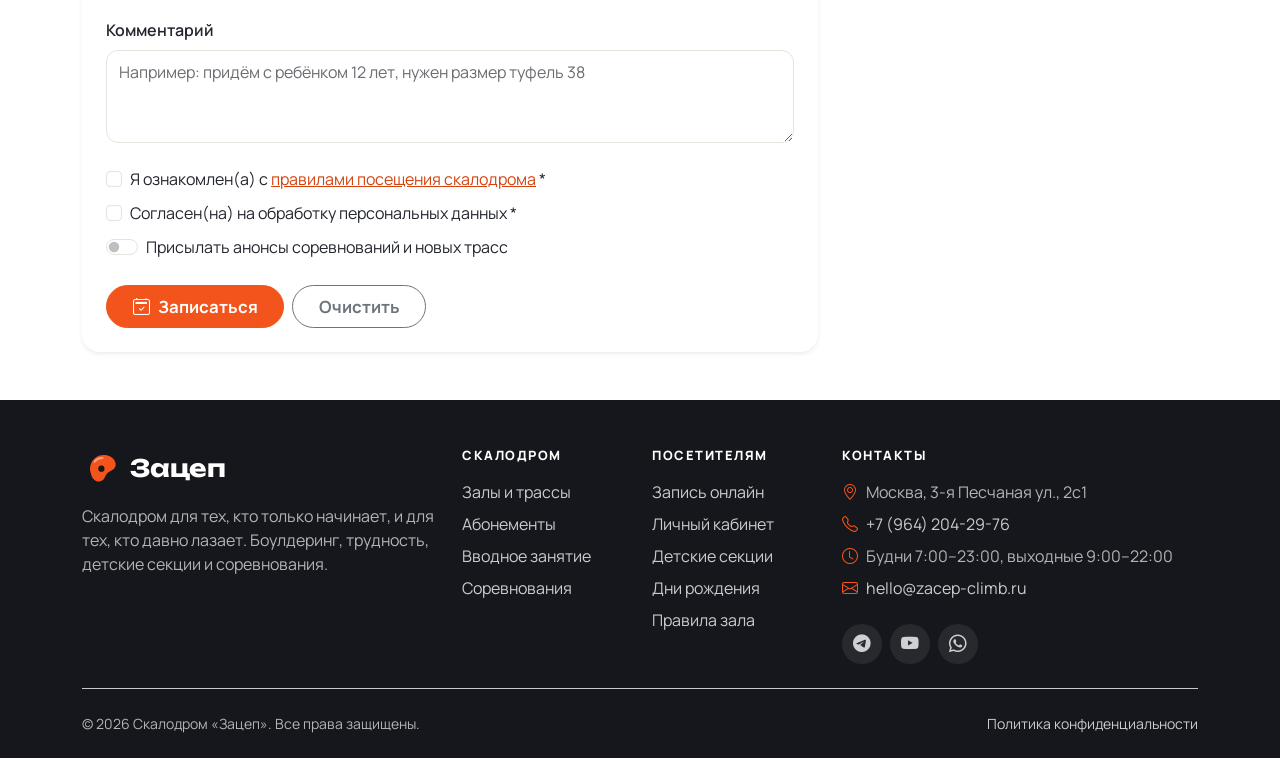
<file: order.html>
<!DOCTYPE html>
<html lang="ru">
<head>
  <meta charset="UTF-8">
  <meta name="viewport" content="width=device-width, initial-scale=1.0">
  <title>Запись на скалодром — «Зацеп»</title>
  <meta name="description" content="Онлайн-запись на скалодром «Зацеп»: разовое посещение, вводное занятие, тренировка с инструктором, абонемент или детская секция.">
  <meta name="theme-color" content="#15171c">
  <link rel="icon" href="images/favicon.svg" type="image/svg+xml">

  <!-- Bootstrap 5.3.8 и иконки подключены локально (папка vendor/) -->
  <link rel="stylesheet" href="vendor/bootstrap/css/bootstrap.min.css">
  <link rel="stylesheet" href="vendor/bootstrap-icons/bootstrap-icons.min.css">
  <!-- Собственные стили подключаются после Bootstrap -->
  <link rel="stylesheet" href="css/custom.css">
  <!-- Тема ставится до отрисовки, чтобы не было «вспышки» светлой темы -->
  <script src="js/theme.js"></script>
</head>
<body>

  <a class="skip-link visually-hidden-focusable btn btn-primary" href="#main">Перейти к содержимому</a>

  <div class="topbar py-2 d-none d-md-block">
    <div class="container">
      <div class="row align-items-center">
        <div class="col-md-8">
          <span class="me-4"><i class="bi bi-geo-alt me-1" aria-hidden="true"></i>Москва, 3-я Песчаная ул., 2с1</span>
          <span><i class="bi bi-clock me-1" aria-hidden="true"></i>Будни 7:00–23:00, выходные 9:00–22:00</span>
        </div>
        <div class="col-md-4 text-md-end">
          <a href="tel:+79642042976" class="fw-semibold"><i class="bi bi-telephone me-1" aria-hidden="true"></i>+7 (964) 204-29-76</a>
        </div>
      </div>
    </div>
  </div>

  <nav class="navbar navbar-expand-xl site-navbar sticky-top py-2" aria-label="Основное меню">
    <div class="container">
      <a class="navbar-brand" href="index.html">
        <img src="images/logo.svg" alt="" width="38" height="38">
        Зацеп
      </a>

      <button
        class="navbar-toggler border-0"
        type="button"
        data-bs-toggle="collapse"
        data-bs-target="#mainNavbar"
        aria-controls="mainNavbar"
        aria-expanded="false"
        aria-label="Переключить навигацию"
      >
        <span class="navbar-toggler-icon"></span>
      </button>

      <div class="collapse navbar-collapse" id="mainNavbar">
        <ul class="navbar-nav mx-auto gap-xl-1">
          <li class="nav-item">
            <a class="nav-link" href="index.html">Главная</a>
          </li>
          <li class="nav-item">
            <a class="nav-link" href="halls.html">Залы и трассы</a>
          </li>
          <li class="nav-item">
            <a class="nav-link" href="catalog.html">Абонементы и цены</a>
          </li>
          <li class="nav-item">
            <a class="nav-link" href="product.html">Новичкам</a>
          </li>
          <li class="nav-item dropdown">
            <a class="nav-link dropdown-toggle" href="kids.html" role="button" data-bs-toggle="dropdown" aria-expanded="false">
              Детям и события
            </a>
            <ul class="dropdown-menu">
              <li><a class="dropdown-item" href="kids.html#sections"><i class="bi bi-emoji-smile me-2" aria-hidden="true"></i>Детские секции</a></li>
              <li><a class="dropdown-item" href="kids.html#birthday"><i class="bi bi-balloon me-2" aria-hidden="true"></i>Дни рождения</a></li>
              <li><a class="dropdown-item" href="kids.html#competitions"><i class="bi bi-trophy me-2" aria-hidden="true"></i>Соревнования</a></li>
              <li><hr class="dropdown-divider"></li>
              <li><a class="dropdown-item" href="catalog.html?cat=kids"><i class="bi bi-tag me-2" aria-hidden="true"></i>Цены для детей</a></li>
            </ul>
          </li>
          <li class="nav-item">
            <a class="nav-link" href="contacts.html">Контакты</a>
          </li>
        </ul>
        <div class="d-flex align-items-center gap-2 mt-2 mt-xl-0">
          <button class="btn btn-icon" type="button" data-bs-toggle="modal" data-bs-target="#searchModal" aria-label="Поиск по сайту" title="Поиск по сайту (/)">
            <i class="bi bi-search" aria-hidden="true"></i>
          </button>
          <button class="btn btn-icon" type="button" data-theme-toggle aria-pressed="false" aria-label="Включить тёмную тему" title="Тёмная тема">
            <i class="bi bi-moon-stars" aria-hidden="true"></i>
          </button>
          <a class="btn btn-icon" href="account.html" aria-label="Личный кабинет" title="Личный кабинет">
            <i class="bi bi-person" aria-hidden="true"></i>
          </a>
          <a class="btn btn-primary" href="order.html">
            <i class="bi bi-calendar2-check me-1" aria-hidden="true"></i>Записаться
          </a>
        </div>
      </div>
    </div>
  </nav>

  <main id="main">

    <section class="page-header py-5">
      <div class="container py-lg-4">
        <nav aria-label="breadcrumb">
          <ol class="breadcrumb mb-3">
            <li class="breadcrumb-item"><a href="index.html">Главная</a></li>
            <li class="breadcrumb-item active" aria-current="page">Запись</li>
          </ol>
        </nav>
        <div class="row">
          <div class="col-12 col-lg-8">
            <p class="eyebrow text-warning mb-2">Онлайн-запись</p>
            <h1 class="display-5 mb-3">Запись и бронирование</h1>
            <p class="lead mb-0">Выберите услугу, дату и время — администратор подтвердит запись звонком или в мессенджере. Оплата на месте или по ссылке.</p>
          </div>
        </div>
      </div>
    </section>

    <section class="container py-5">
      <div class="row g-4">
        <div class="col-12 col-lg-8">
          <div class="card shadow-sm border-0">
            <div class="card-header bg-ink text-white p-4 border-0">
              <h2 class="h4 mb-1">Форма записи</h2>
              <p class="mb-0 small text-white-50">Поля со звёздочкой обязательны</p>
            </div>

            <div class="card-body p-4">
              <div class="alert alert-info d-flex gap-2" role="alert">
                <i class="bi bi-info-circle-fill flex-shrink-0" aria-hidden="true"></i>
                <div class="small">Если вы ни разу не лазали, выберите <strong>вводное занятие</strong> — инструктор проведёт инструктаж и выдаст снаряжение.</div>
              </div>

              <form id="orderForm" class="needs-validation" novalidate
                data-success-title="Вы записаны!"
                data-success-text="{name}мы отправили подтверждение на почту. Администратор свяжется с вами, если понадобится уточнить детали.">

                <!-- 1. Услуга -->
                <fieldset class="mb-4">
                  <legend class="h6 font-display mb-3"><span class="badge rounded-pill text-bg-dark me-2">1</span>Что бронируем</legend>
                  <div class="row g-3">
                    <div class="col-12">
                      <label for="order-service" class="form-label">Услуга *</label>
                      <select id="order-service" name="service" class="form-select" required>
                        <option value="" selected disabled>Выберите услугу</option>
                  <optgroup label="Посещения">
                    <option value="intro" data-price="2400" data-gear="included">Вводное занятие «Первый зацеп» — 2&nbsp;400&nbsp;₽</option>
                    <option value="single" data-price="1200">Разовое посещение — 1&nbsp;200&nbsp;₽</option>
                    <option value="single-morning" data-price="900">Разовое утром (будни до 16:00) — 900&nbsp;₽</option>
                  </optgroup>
                  <optgroup label="Абонементы">
                    <option value="sub-8" data-price="6400">8 посещений (действует 2 месяца) — 6&nbsp;400&nbsp;₽</option>
                    <option value="sub-month" data-price="7900">Безлимит на месяц — 7&nbsp;900&nbsp;₽</option>
                    <option value="sub-morning" data-price="4900">Утренний безлимит на месяц — 4&nbsp;900&nbsp;₽</option>
                    <option value="sub-student" data-price="5500">Студенческий безлимит на месяц — 5&nbsp;500&nbsp;₽</option>
                    <option value="sub-year" data-price="59000">Безлимит на год — 59&nbsp;000&nbsp;₽</option>
                  </optgroup>
                  <optgroup label="Тренировки">
                    <option value="personal" data-price="3500">Персональная тренировка, 60 мин — 3&nbsp;500&nbsp;₽</option>
                    <option value="group-start" data-price="9600">Группа «Старт», 8 занятий — 9&nbsp;600&nbsp;₽</option>
                    <option value="group-tech" data-price="11200">Группа «Техника», 8 занятий — 11&nbsp;200&nbsp;₽</option>
                    <option value="lead-course" data-price="14900">Курс нижней страховки, 4 занятия — 14&nbsp;900&nbsp;₽</option>
                  </optgroup>
                  <optgroup label="Детям и события">
                    <option value="kids-trial" data-price="0" data-gear="included">Пробное детское занятие — бесплатно</option>
                    <option value="kids-5" data-price="7200" data-gear="included">Детская секция 5–7 лет, месяц — 7&nbsp;200&nbsp;₽</option>
                    <option value="kids-8" data-price="8000" data-gear="included">Детская секция 8–14 лет, месяц — 8&nbsp;000&nbsp;₽</option>
                    <option value="birthday" data-price="24000" data-gear="included">День рождения «Приключение» — 24&nbsp;000&nbsp;₽</option>
                    <option value="competition" data-price="1500">Участие в «Зацеп Open» — 1&nbsp;500&nbsp;₽</option>
                  </optgroup>
                      </select>
                      <div class="invalid-feedback">Выберите услугу.</div>
                    </div>

                    <div class="col-12">
                      <span class="form-label d-block">Ваш опыт</span>
                      <div class="d-flex flex-wrap gap-2" role="group" aria-label="Уровень подготовки">
                        <input type="radio" class="btn-check" name="level" id="level-new" value="new" checked>
                        <label class="btn btn-outline-dark btn-sm" for="level-new">Впервые</label>
                        <input type="radio" class="btn-check" name="level" id="level-some" value="some">
                        <label class="btn btn-outline-dark btn-sm" for="level-some">Лазал(а) пару раз</label>
                        <input type="radio" class="btn-check" name="level" id="level-pro" value="pro">
                        <label class="btn btn-outline-dark btn-sm" for="level-pro">Лазаю регулярно</label>
                        <input type="radio" class="btn-check" name="level" id="level-lead" value="lead">
                        <label class="btn btn-outline-dark btn-sm" for="level-lead">Есть допуск к страховке</label>
                      </div>
                    </div>
                  </div>
                </fieldset>

                <!-- 2. Дата и время -->
                <fieldset class="mb-4">
                  <legend class="h6 font-display mb-3"><span class="badge rounded-pill text-bg-dark me-2">2</span>Когда</legend>
                  <div class="row g-3">
                    <div class="col-12 col-md-5">
                      <label for="order-date" class="form-label">Дата *</label>
                      <input id="order-date" name="date" type="date" class="form-control" required>
                      <div class="invalid-feedback">Выберите дату не раньше сегодняшней.</div>
                    </div>
                    <div class="col-12 col-md-4">
                      <label for="order-time" class="form-label">Время *</label>
                      <select id="order-time" name="time" class="form-select" required>
                        <option value="" selected disabled>—:—</option>
                        <option>07:00</option><option>08:30</option><option>10:00</option><option>11:00</option><option>12:30</option><option>14:00</option><option>15:00</option><option>16:30</option><option>18:00</option><option>18:30</option><option>19:00</option><option>20:30</option><option>21:30</option>
                      </select>
                      <div class="invalid-feedback">Выберите время.</div>
                    </div>
                    <div class="col-12 col-md-3">
                      <label for="order-people" class="form-label">Человек</label>
                      <div class="input-group">
                        <button class="btn btn-outline-secondary" type="button" data-step="-1" aria-label="Меньше участников"><i class="bi bi-dash" aria-hidden="true"></i></button>
                        <input id="order-people" name="people" type="number" class="form-control text-center" value="1" min="1" max="10" inputmode="numeric">
                        <button class="btn btn-outline-secondary" type="button" data-step="1" aria-label="Больше участников"><i class="bi bi-plus" aria-hidden="true"></i></button>
                      </div>
                    </div>
                  </div>
                </fieldset>

                <!-- 3. Прокат -->
                <fieldset class="mb-4">
                  <legend class="h6 font-display mb-3"><span class="badge rounded-pill text-bg-dark me-2">3</span>Прокат снаряжения</legend>
                  <div id="rentalIncluded" class="alert alert-success py-2 small d-none" role="status">
                    <i class="bi bi-check-circle-fill me-1" aria-hidden="true"></i>Для выбранной услуги снаряжение уже включено в стоимость.
                  </div>
                  <div class="row g-2">
                    <div class="col-12 col-md-4">
                      <div class="form-check border rounded-3 p-3 ps-5 h-100">
                        <input class="form-check-input" type="checkbox" name="rental" value="shoes" id="rent-shoes" data-price="300">
                        <label class="form-check-label" for="rent-shoes">Скальные туфли<br><small class="text-body-secondary">300&nbsp;₽</small></label>
                      </div>
                    </div>
                    <div class="col-12 col-md-4">
                      <div class="form-check border rounded-3 p-3 ps-5 h-100">
                        <input class="form-check-input" type="checkbox" name="rental" value="harness" id="rent-harness" data-price="200">
                        <label class="form-check-label" for="rent-harness">Страховочная система<br><small class="text-body-secondary">200&nbsp;₽</small></label>
                      </div>
                    </div>
                    <div class="col-12 col-md-4">
                      <div class="form-check border rounded-3 p-3 ps-5 h-100">
                        <input class="form-check-input" type="checkbox" name="rental" value="chalk" id="rent-chalk" data-price="100">
                        <label class="form-check-label" for="rent-chalk">Магнезия<br><small class="text-body-secondary">100&nbsp;₽</small></label>
                      </div>
                    </div>
                  </div>
                </fieldset>

                <!-- 4. Контакты -->
                <fieldset class="mb-4">
                  <legend class="h6 font-display mb-3"><span class="badge rounded-pill text-bg-dark me-2">4</span>Контакты</legend>
                  <div class="row g-3">
                    <div class="col-12 col-md-6">
                      <label for="order-name" class="form-label">Имя и фамилия *</label>
                      <input id="order-name" name="name" type="text" class="form-control" autocomplete="name" minlength="2" required>
                      <div class="invalid-feedback">Укажите имя.</div>
                    </div>
                    <div class="col-12 col-md-6">
                      <label for="order-email" class="form-label">E-mail *</label>
                      <input id="order-email" name="email" type="email" class="form-control" autocomplete="email" placeholder="you@example.ru" required>
                      <div class="invalid-feedback">Нужен корректный адрес — пришлём подтверждение.</div>
                    </div>
                    <div class="col-12 col-md-6">
                      <label for="order-phone" class="form-label">Телефон *</label>
                      <div class="input-group has-validation">
                        <span class="input-group-text">+7</span>
                        <input id="order-phone" name="phone" type="tel" class="form-control" placeholder="900 000-00-00" pattern="[0-9\s\-\(\)]{10,15}" autocomplete="tel-national" required>
                        <div class="invalid-feedback">Укажите номер из 10 цифр.</div>
                      </div>
                    </div>
                    <div class="col-12 col-md-6">
                      <label for="order-promo" class="form-label">Промокод</label>
                      <div class="input-group">
                        <input id="order-promo" name="promo" type="text" class="form-control text-uppercase" aria-describedby="promoFeedback">
                        <button class="btn btn-outline-dark" type="button" id="promoApply">Применить</button>
                      </div>
                      <div id="promoFeedback" class="form-text">Например, ЗАЦЕП10 — скидка 10% на первое посещение.</div>
                    </div>
                    <div class="col-12">
                      <label for="order-comment" class="form-label">Комментарий</label>
                      <textarea id="order-comment" name="comment" class="form-control" rows="3" placeholder="Например: придём с ребёнком 12 лет, нужен размер туфель 38"></textarea>
                    </div>
                  </div>
                </fieldset>

                <div class="d-grid gap-2 mb-4">
                  <div class="form-check">
                    <input id="order-rules" name="rules" class="form-check-input" type="checkbox" required>
                    <label class="form-check-label" for="order-rules">
                      Я ознакомлен(а) с <a href="#" data-bs-toggle="modal" data-bs-target="#rulesModal">правилами посещения скалодрома</a> *
                    </label>
                    <div class="invalid-feedback">Подтвердите, что прочитали правила.</div>
                  </div>
                  <div class="form-check">
                    <input id="order-agree" name="agree" class="form-check-input" type="checkbox" required>
                    <label class="form-check-label" for="order-agree">Согласен(на) на обработку персональных данных *</label>
                    <div class="invalid-feedback">Нужно согласие на обработку данных.</div>
                  </div>
                  <div class="form-check form-switch">
                    <input id="order-news" name="news" class="form-check-input" type="checkbox" role="switch">
                    <label class="form-check-label" for="order-news">Присылать анонсы соревнований и новых трасс</label>
                  </div>
                </div>

                <div class="d-flex flex-column flex-sm-row gap-2">
                  <button class="btn btn-primary btn-lg" type="submit"><i class="bi bi-calendar2-check me-2" aria-hidden="true"></i>Записаться</button>
                  <button class="btn btn-outline-secondary btn-lg" type="reset">Очистить</button>
                </div>
              </form>
            </div>
          </div>
        </div>

        <!-- Сводка заказа -->
        <div class="col-12 col-lg-4">
          <div class="summary-card d-grid gap-4">
            <div class="card border-0 shadow-sm">
              <div class="card-body p-4">
                <h2 class="h5 mb-3">Ваша запись</h2>
                <div class="summary-row"><span class="text-body-secondary">Услуга</span><span id="sumService" class="fw-semibold text-end">Не выбрано</span></div>
                <div class="summary-row"><span class="text-body-secondary">Когда</span><span id="sumDate" class="fw-semibold text-end">—</span></div>
                <div class="summary-row"><span class="text-body-secondary">Цена</span><span id="sumPrice" class="fw-semibold text-end">—</span></div>
                <div class="summary-row"><span class="text-body-secondary">Прокат</span><span id="sumRental" class="fw-semibold text-end">—</span></div>
                <div class="summary-row"><span class="text-body-secondary">Скидка</span><span id="sumDiscount" class="fw-semibold text-success text-end">—</span></div>
                <hr>
                <div class="summary-row align-items-baseline"><span class="fw-bold">Итого</span><span id="sumTotal" class="price">—</span></div>
                <p class="small text-body-secondary mb-0 mt-2">Оплата на ресепшене картой, наличными или по СБП.</p>
              </div>
            </div>

            <div class="card border-0 bg-chalk">
              <div class="card-body p-4">
                <h2 class="h6 mb-3">Нужна помощь?</h2>
                <p class="small text-body-secondary">Позвоните — поможем выбрать услугу и удобное время.</p>
                <a class="btn btn-dark w-100 mb-2" href="tel:+79642042976"><i class="bi bi-telephone me-2" aria-hidden="true"></i>+7 (964) 204-29-76</a>
                <a class="btn btn-outline-dark w-100" href="#"><i class="bi bi-telegram me-2" aria-hidden="true"></i>Написать в Telegram</a>
              </div>
            </div>
          </div>
        </div>
      </div>
    </section>

    <!-- Второе модальное окно: правила -->
    <div class="modal fade" id="rulesModal" tabindex="-1" aria-labelledby="rulesModalLabel" aria-hidden="true">
      <div class="modal-dialog modal-lg modal-dialog-scrollable">
        <div class="modal-content rounded-4">
          <div class="modal-header">
            <h2 class="modal-title h5" id="rulesModalLabel">Правила посещения скалодрома</h2>
            <button type="button" class="btn-close" data-bs-dismiss="modal" aria-label="Закрыть"></button>
          </div>
          <div class="modal-body">
            <ol class="d-grid gap-2 mb-0">
              <li>Перед первым посещением необходимо пройти инструктаж и подписать согласие с правилами.</li>
              <li>Лазание с нижней и верхней страховкой разрешено только при наличии допуска.</li>
              <li>В зоне боулдеринга нельзя стоять и сидеть на матах под лазающим человеком.</li>
              <li>Запрещено лазать в уличной обуви, с едой и напитками в руках, с украшениями на руках.</li>
              <li>Дети до 14 лет находятся в зале только под присмотром тренера или родителя.</li>
              <li>Перед лазанием на автостраховке проверьте, что карабин застёгнут на страховочной петле системы.</li>
              <li>Сообщайте администратору о шатающихся зацепах и травмах.</li>
            </ol>
          </div>
          <div class="modal-footer">
            <button type="button" class="btn btn-primary" data-bs-dismiss="modal">Понятно</button>
          </div>
        </div>
      </div>
    </div>
  </main>

  <footer class="site-footer pt-5 pb-4">
    <div class="container">
      <div class="row g-4 pb-4">
        <div class="col-12 col-lg-4">
          <a class="d-inline-flex align-items-center gap-2 mb-3 text-white fs-4 font-display fw-bold" href="index.html">
            <img src="images/logo.svg" alt="" width="40" height="40">Зацеп
          </a>
          <p class="mb-0">Скалодром для тех, кто только начинает, и для тех, кто давно лазает. Боулдеринг, трудность, детские секции и соревнования.</p>
        </div>

        <div class="col-6 col-md-4 col-lg-2">
          <h2 class="mb-3">Скалодром</h2>
          <ul class="list-unstyled d-grid gap-2 mb-0">
            <li><a href="halls.html">Залы и трассы</a></li>
            <li><a href="catalog.html">Абонементы</a></li>
            <li><a href="product.html">Вводное занятие</a></li>
            <li><a href="kids.html#competitions">Соревнования</a></li>
          </ul>
        </div>

        <div class="col-6 col-md-4 col-lg-2">
          <h2 class="mb-3">Посетителям</h2>
          <ul class="list-unstyled d-grid gap-2 mb-0">
            <li><a href="order.html">Запись онлайн</a></li>
            <li><a href="account.html">Личный кабинет</a></li>
            <li><a href="kids.html#sections">Детские секции</a></li>
            <li><a href="kids.html#birthday">Дни рождения</a></li>
            <li><a href="halls.html#rules">Правила зала</a></li>
          </ul>
        </div>

        <div class="col-12 col-md-4 col-lg-4">
          <h2 class="mb-3">Контакты</h2>
          <ul class="list-unstyled d-grid gap-2 mb-0">
            <li><i class="bi bi-geo-alt me-2 text-orange" aria-hidden="true"></i>Москва, 3-я Песчаная ул., 2с1</li>
            <li><i class="bi bi-telephone me-2 text-orange" aria-hidden="true"></i><a href="tel:+79642042976">+7 (964) 204-29-76</a></li>
            <li><i class="bi bi-clock me-2 text-orange" aria-hidden="true"></i>Будни 7:00–23:00, выходные 9:00–22:00</li>
            <li><i class="bi bi-envelope me-2 text-orange" aria-hidden="true"></i><a href="mailto:hello@zacep-climb.ru">hello@zacep-climb.ru</a></li>
          </ul>
          <div class="d-flex gap-2 mt-4">
            <a class="social-link" href="#" aria-label="Мы в Telegram"><i class="bi bi-telegram" aria-hidden="true"></i></a>
            <a class="social-link" href="#" aria-label="Мы на YouTube"><i class="bi bi-youtube" aria-hidden="true"></i></a>
            <a class="social-link" href="#" aria-label="Написать в WhatsApp"><i class="bi bi-whatsapp" aria-hidden="true"></i></a>
          </div>
        </div>
      </div>

      <div class="border-top border-secondary-subtle pt-4 d-flex flex-column flex-md-row justify-content-between gap-2 small">
        <p class="mb-0">&copy; <span data-year>2026</span> Скалодром «Зацеп». Все права защищены.</p>
        <p class="mb-0"><a href="contacts.html">Политика конфиденциальности</a></p>
      </div>
    </div>
  </footer>

  <div class="modal fade" id="quickBookModal" tabindex="-1" aria-labelledby="quickBookLabel" aria-hidden="true">
    <div class="modal-dialog modal-dialog-centered">
      <div class="modal-content border-0 rounded-4">
        <div class="modal-header border-0 pb-0">
          <div>
            <h2 class="modal-title h5" id="quickBookLabel">Быстрая запись</h2>
            <p class="text-body-secondary small mb-0">Перезвоним за 15 минут и подберём время</p>
          </div>
          <button type="button" class="btn-close" data-bs-dismiss="modal" aria-label="Закрыть"></button>
        </div>

        <form class="needs-validation" novalidate data-success-title="Заявка принята" data-success-text="{name}администратор позвонит вам в течение 15 минут и подтвердит запись.">
          <div class="modal-body">
            <div class="mb-3">
              <label for="quick-name" class="form-label">Имя</label>
              <input id="quick-name" name="name" type="text" class="form-control" autocomplete="given-name" required>
              <div class="invalid-feedback">Как к вам обращаться?</div>
            </div>
            <div class="mb-3">
              <label for="quick-phone" class="form-label">Телефон</label>
              <div class="input-group has-validation">
                <span class="input-group-text">+7</span>
                <input id="quick-phone" name="phone" type="tel" class="form-control" placeholder="900 000-00-00" pattern="[0-9\s\-\(\)]{10,15}" autocomplete="tel-national" required>
                <div class="invalid-feedback">Укажите номер из 10 цифр.</div>
              </div>
            </div>
            <div class="mb-3">
              <label for="quick-service" class="form-label">Что вас интересует</label>
              <select id="quick-service" name="service" class="form-select">
                  <optgroup label="Посещения">
                    <option value="intro" data-price="2400" data-gear="included">Вводное занятие «Первый зацеп»</option>
                    <option value="single" data-price="1200">Разовое посещение</option>
                    <option value="single-morning" data-price="900">Разовое утром (будни до 16:00)</option>
                  </optgroup>
                  <optgroup label="Абонементы">
                    <option value="sub-8" data-price="6400">8 посещений (действует 2 месяца)</option>
                    <option value="sub-month" data-price="7900">Безлимит на месяц</option>
                    <option value="sub-morning" data-price="4900">Утренний безлимит на месяц</option>
                    <option value="sub-student" data-price="5500">Студенческий безлимит на месяц</option>
                    <option value="sub-year" data-price="59000">Безлимит на год</option>
                  </optgroup>
                  <optgroup label="Тренировки">
                    <option value="personal" data-price="3500">Персональная тренировка, 60 мин</option>
                    <option value="group-start" data-price="9600">Группа «Старт», 8 занятий</option>
                    <option value="group-tech" data-price="11200">Группа «Техника», 8 занятий</option>
                    <option value="lead-course" data-price="14900">Курс нижней страховки, 4 занятия</option>
                  </optgroup>
                  <optgroup label="Детям и события">
                    <option value="kids-trial" data-price="0" data-gear="included">Пробное детское занятие</option>
                    <option value="kids-5" data-price="7200" data-gear="included">Детская секция 5–7 лет, месяц</option>
                    <option value="kids-8" data-price="8000" data-gear="included">Детская секция 8–14 лет, месяц</option>
                    <option value="birthday" data-price="24000" data-gear="included">День рождения «Приключение»</option>
                    <option value="competition" data-price="1500">Участие в «Зацеп Open»</option>
                  </optgroup>
              </select>
            </div>
            <div class="form-check">
              <input id="quick-agree" name="agree" class="form-check-input" type="checkbox" required>
              <label class="form-check-label small" for="quick-agree">Согласен(на) на обработку персональных данных</label>
              <div class="invalid-feedback">Без согласия мы не сможем перезвонить.</div>
            </div>
          </div>
          <div class="modal-footer border-0 pt-0">
            <button type="button" class="btn btn-outline-secondary" data-bs-dismiss="modal">Отмена</button>
            <button type="submit" class="btn btn-primary">Жду звонка</button>
          </div>
        </form>
      </div>
    </div>
  </div>

  <div class="toast-container position-fixed bottom-0 end-0 p-3">
    <div id="siteToast" class="toast border-0 shadow" role="status" aria-live="polite" aria-atomic="true">
      <div class="toast-header">
        <span class="badge text-bg-success rounded-pill me-2"><i class="bi bi-check-lg" aria-hidden="true"></i></span>
        <strong class="me-auto" data-toast-title>Готово</strong>
        <small>сейчас</small>
        <button type="button" class="btn-close" data-bs-dismiss="toast" aria-label="Закрыть"></button>
      </div>
      <div class="toast-body" data-toast-text></div>
    </div>
  </div>

  <script src="vendor/bootstrap/js/bootstrap.bundle.min.js"></script>
  <script src="js/main.js"></script>
</body>
</html>
</file>
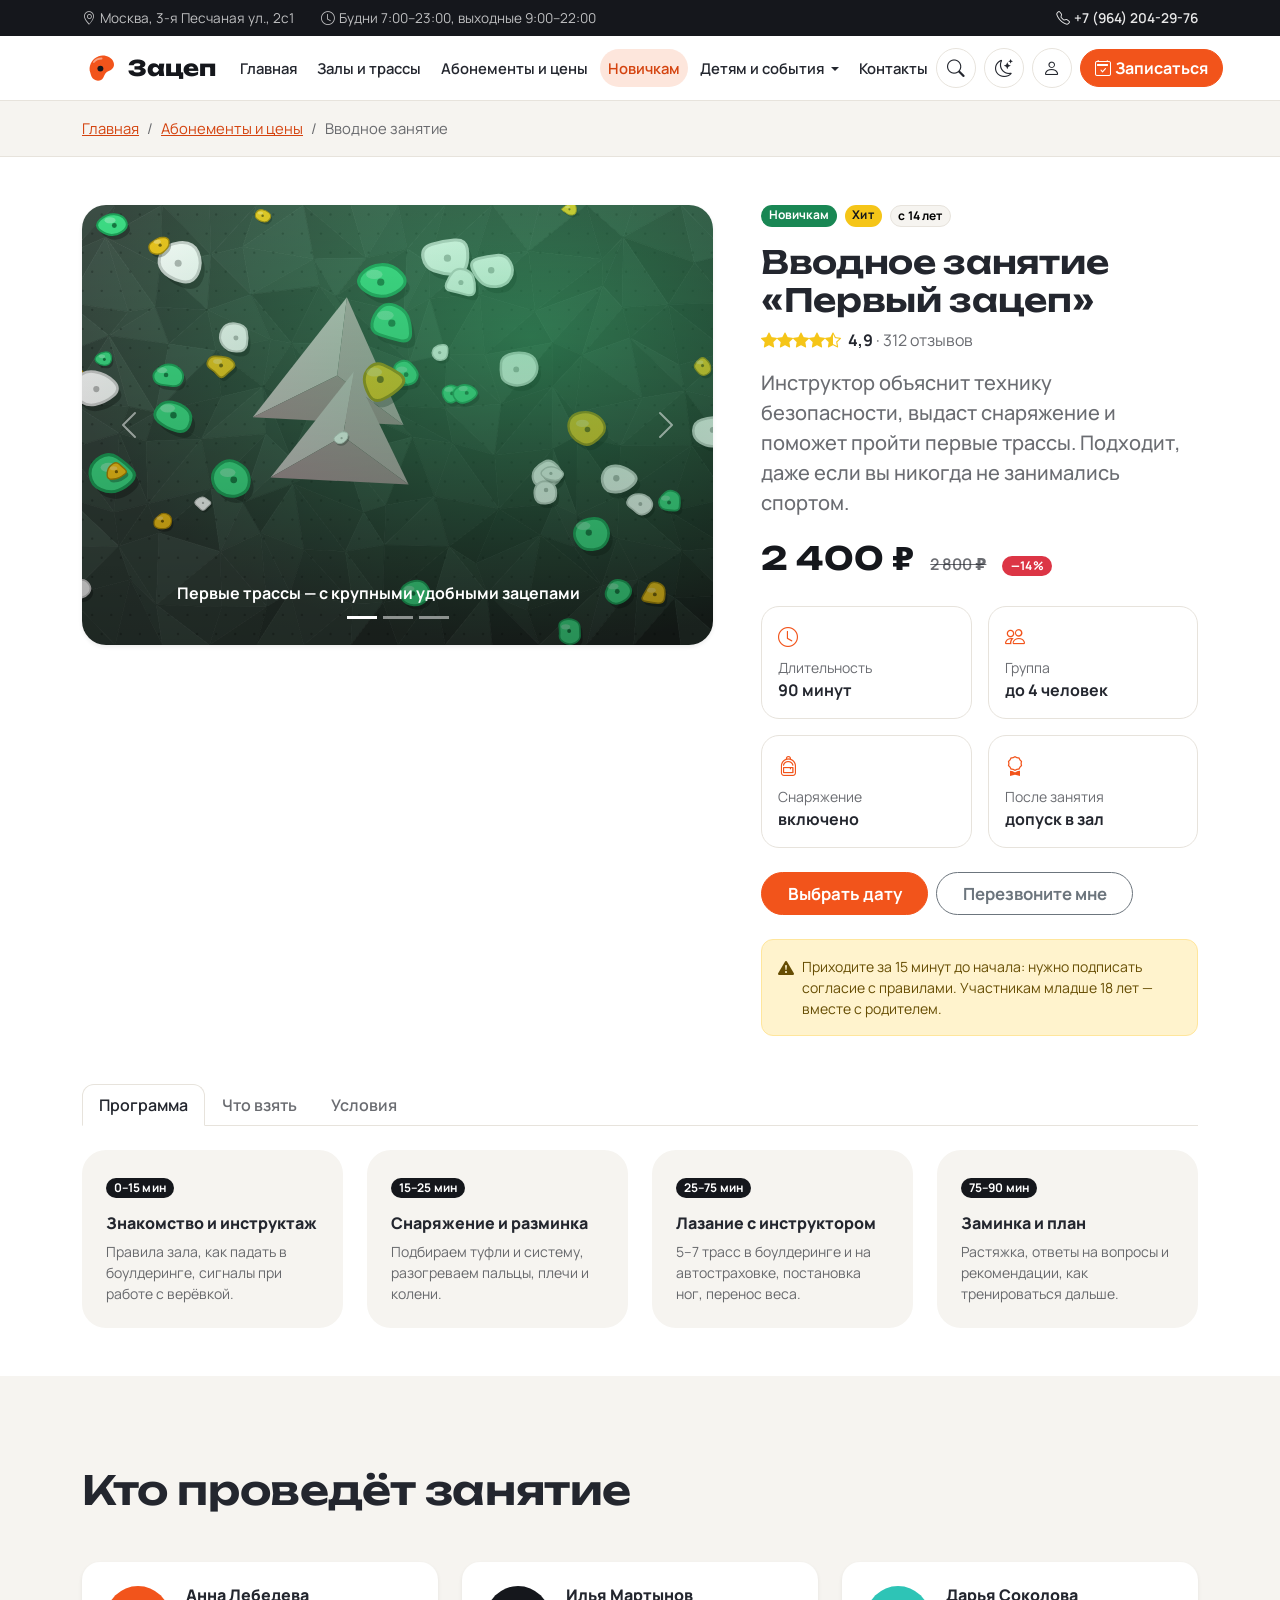
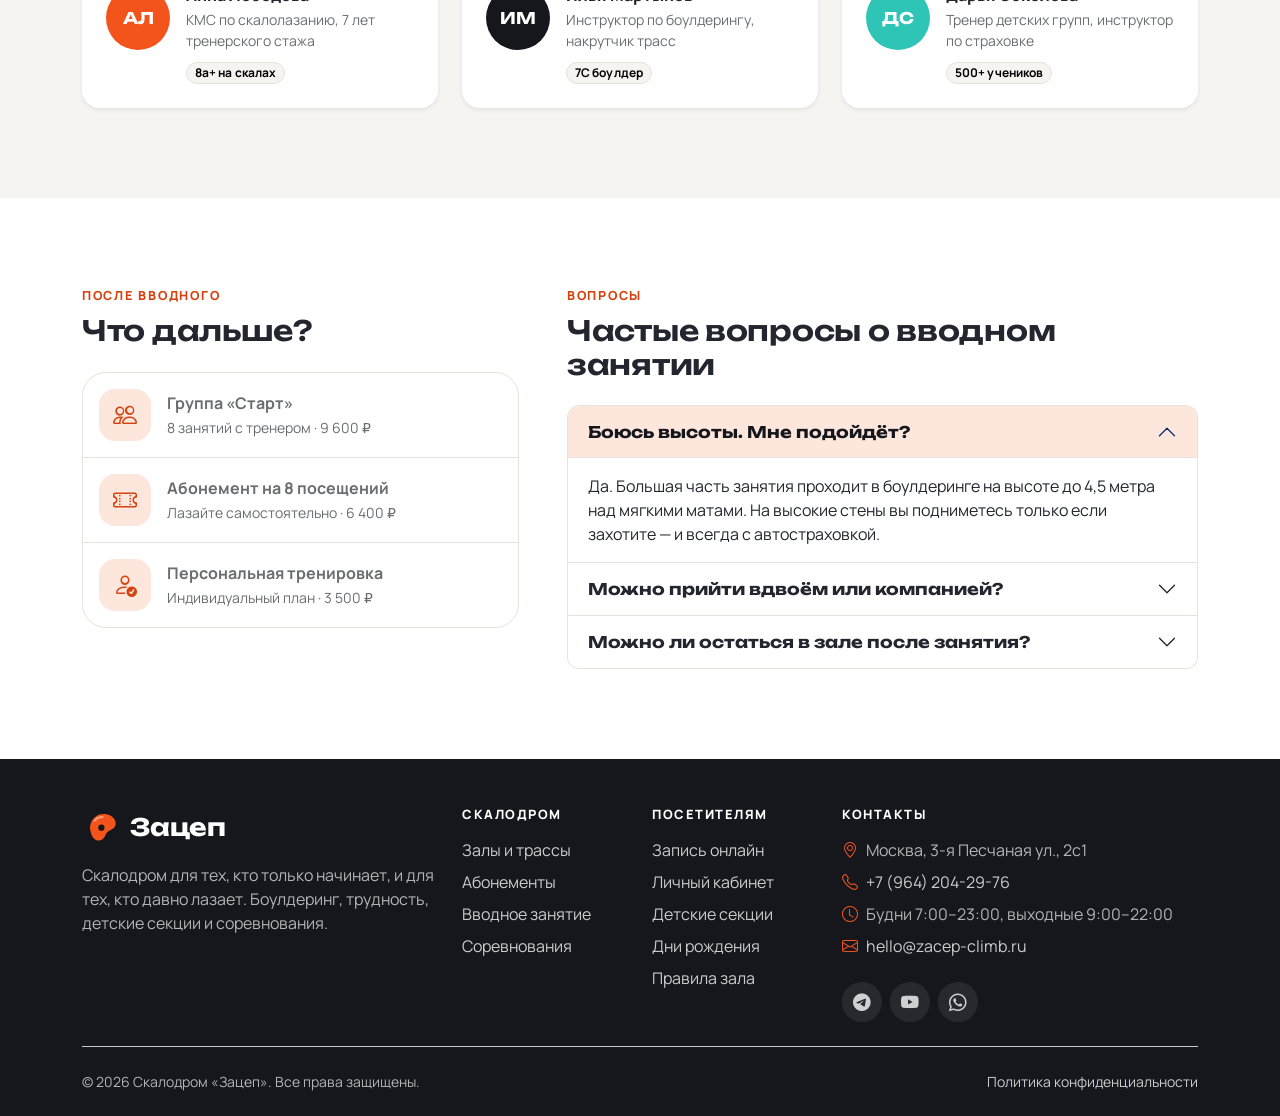
<file: product.html>
<!DOCTYPE html>
<html lang="ru">
<head>
  <meta charset="UTF-8">
  <meta name="viewport" content="width=device-width, initial-scale=1.0">
  <title>Вводное занятие «Первый зацеп» — скалодром «Зацеп»</title>
  <meta name="description" content="Вводное занятие по скалолазанию для новичков: техника безопасности, снаряжение и первые трассы с инструктором. 90 минут, 2 400 ₽.">
  <meta name="theme-color" content="#15171c">
  <link rel="icon" href="images/favicon.svg" type="image/svg+xml">

  <!-- Bootstrap 5.3.8 и иконки подключены локально (папка vendor/) -->
  <link rel="stylesheet" href="vendor/bootstrap/css/bootstrap.min.css">
  <link rel="stylesheet" href="vendor/bootstrap-icons/bootstrap-icons.min.css">
  <!-- Собственные стили подключаются после Bootstrap -->
  <link rel="stylesheet" href="css/custom.css">
  <!-- Тема ставится до отрисовки, чтобы не было «вспышки» светлой темы -->
  <script src="js/theme.js"></script>
</head>
<body>

  <a class="skip-link visually-hidden-focusable btn btn-primary" href="#main">Перейти к содержимому</a>

  <div class="topbar py-2 d-none d-md-block">
    <div class="container">
      <div class="row align-items-center">
        <div class="col-md-8">
          <span class="me-4"><i class="bi bi-geo-alt me-1" aria-hidden="true"></i>Москва, 3-я Песчаная ул., 2с1</span>
          <span><i class="bi bi-clock me-1" aria-hidden="true"></i>Будни 7:00–23:00, выходные 9:00–22:00</span>
        </div>
        <div class="col-md-4 text-md-end">
          <a href="tel:+79642042976" class="fw-semibold"><i class="bi bi-telephone me-1" aria-hidden="true"></i>+7 (964) 204-29-76</a>
        </div>
      </div>
    </div>
  </div>

  <nav class="navbar navbar-expand-xl site-navbar sticky-top py-2" aria-label="Основное меню">
    <div class="container">
      <a class="navbar-brand" href="index.html">
        <img src="images/logo.svg" alt="" width="38" height="38">
        Зацеп
      </a>

      <button
        class="navbar-toggler border-0"
        type="button"
        data-bs-toggle="collapse"
        data-bs-target="#mainNavbar"
        aria-controls="mainNavbar"
        aria-expanded="false"
        aria-label="Переключить навигацию"
      >
        <span class="navbar-toggler-icon"></span>
      </button>

      <div class="collapse navbar-collapse" id="mainNavbar">
        <ul class="navbar-nav mx-auto gap-xl-1">
          <li class="nav-item">
            <a class="nav-link" href="index.html">Главная</a>
          </li>
          <li class="nav-item">
            <a class="nav-link" href="halls.html">Залы и трассы</a>
          </li>
          <li class="nav-item">
            <a class="nav-link" href="catalog.html">Абонементы и цены</a>
          </li>
          <li class="nav-item">
            <a class="nav-link active" aria-current="page" href="product.html">Новичкам</a>
          </li>
          <li class="nav-item dropdown">
            <a class="nav-link dropdown-toggle" href="kids.html" role="button" data-bs-toggle="dropdown" aria-expanded="false">
              Детям и события
            </a>
            <ul class="dropdown-menu">
              <li><a class="dropdown-item" href="kids.html#sections"><i class="bi bi-emoji-smile me-2" aria-hidden="true"></i>Детские секции</a></li>
              <li><a class="dropdown-item" href="kids.html#birthday"><i class="bi bi-balloon me-2" aria-hidden="true"></i>Дни рождения</a></li>
              <li><a class="dropdown-item" href="kids.html#competitions"><i class="bi bi-trophy me-2" aria-hidden="true"></i>Соревнования</a></li>
              <li><hr class="dropdown-divider"></li>
              <li><a class="dropdown-item" href="catalog.html?cat=kids"><i class="bi bi-tag me-2" aria-hidden="true"></i>Цены для детей</a></li>
            </ul>
          </li>
          <li class="nav-item">
            <a class="nav-link" href="contacts.html">Контакты</a>
          </li>
        </ul>
        <div class="d-flex align-items-center gap-2 mt-2 mt-xl-0">
          <button class="btn btn-icon" type="button" data-bs-toggle="modal" data-bs-target="#searchModal" aria-label="Поиск по сайту" title="Поиск по сайту (/)">
            <i class="bi bi-search" aria-hidden="true"></i>
          </button>
          <button class="btn btn-icon" type="button" data-theme-toggle aria-pressed="false" aria-label="Включить тёмную тему" title="Тёмная тема">
            <i class="bi bi-moon-stars" aria-hidden="true"></i>
          </button>
          <a class="btn btn-icon" href="account.html" aria-label="Личный кабинет" title="Личный кабинет">
            <i class="bi bi-person" aria-hidden="true"></i>
          </a>
          <a class="btn btn-primary" href="order.html">
            <i class="bi bi-calendar2-check me-1" aria-hidden="true"></i>Записаться
          </a>
        </div>
      </div>
    </div>
  </nav>

  <main id="main">

    <section class="bg-chalk border-bottom">
      <div class="container py-3">
        <nav aria-label="breadcrumb">
          <ol class="breadcrumb mb-0">
            <li class="breadcrumb-item"><a href="index.html">Главная</a></li>
            <li class="breadcrumb-item"><a href="catalog.html">Абонементы и цены</a></li>
            <li class="breadcrumb-item active" aria-current="page">Вводное занятие</li>
          </ol>
        </nav>
      </div>
    </section>

    <section class="container py-5">
      <div class="row g-4 g-lg-5">
        <!-- Галерея: компонент carousel -->
        <div class="col-12 col-lg-7">
          <div id="introGallery" class="carousel slide gallery-carousel rounded-4 overflow-hidden shadow-sm">
            <div class="carousel-indicators">
              <button type="button" data-bs-target="#introGallery" data-bs-slide-to="0" class="active" aria-current="true" aria-label="Фото 1"></button>
              <button type="button" data-bs-target="#introGallery" data-bs-slide-to="1" aria-label="Фото 2"></button>
              <button type="button" data-bs-target="#introGallery" data-bs-slide-to="2" aria-label="Фото 3"></button>
            </div>
            <div class="carousel-inner">
              <div class="carousel-item active">
                <img src="images/intro-1.svg" class="d-block w-100" alt="Простая трасса с крупными зелёными зацепами" width="900" height="600">
                <div class="carousel-caption text-start d-none d-md-block">
                  <p class="fw-bold mb-0">Первые трассы — с крупными удобными зацепами</p>
                </div>
              </div>
              <div class="carousel-item">
                <img src="images/intro-2.svg" class="d-block w-100" alt="Стена боулдеринга с объёмами" width="900" height="600">
                <div class="carousel-caption text-start d-none d-md-block">
                  <p class="fw-bold mb-0">Учимся правильно спрыгивать на маты</p>
                </div>
              </div>
              <div class="carousel-item">
                <img src="images/intro-3.svg" class="d-block w-100" alt="Стена с верёвкой и автостраховкой" width="900" height="600">
                <div class="carousel-caption text-start d-none d-md-block">
                  <p class="fw-bold mb-0">Пробуем подъём на автостраховке</p>
                </div>
              </div>
            </div>
            <button class="carousel-control-prev" type="button" data-bs-target="#introGallery" data-bs-slide="prev">
              <span class="carousel-control-prev-icon" aria-hidden="true"></span>
              <span class="visually-hidden">Предыдущее фото</span>
            </button>
            <button class="carousel-control-next" type="button" data-bs-target="#introGallery" data-bs-slide="next">
              <span class="carousel-control-next-icon" aria-hidden="true"></span>
              <span class="visually-hidden">Следующее фото</span>
            </button>
          </div>
        </div>

        <!-- Описание и цена -->
        <div class="col-12 col-lg-5">
          <div class="d-flex flex-wrap gap-2 mb-3">
            <span class="badge text-bg-success">Новичкам</span>
            <span class="badge text-bg-warning">Хит</span>
            <span class="badge text-bg-light border">с 14 лет</span>
          </div>
          <h1 class="h2 mb-2">Вводное занятие «Первый зацеп»</h1>
          <p class="mb-3">
            <span class="text-warning" aria-hidden="true"><i class="bi bi-star-fill"></i><i class="bi bi-star-fill"></i><i class="bi bi-star-fill"></i><i class="bi bi-star-fill"></i><i class="bi bi-star-half"></i></span>
            <span class="fw-bold ms-1">4,9</span>
            <span class="text-body-secondary">· 312 отзывов</span>
          </p>
          <p class="lead text-body-secondary">
            Инструктор объяснит технику безопасности, выдаст снаряжение и поможет пройти первые трассы.
            Подходит, даже если вы никогда не занимались спортом.
          </p>

          <div class="d-flex align-items-baseline gap-3 mb-4">
            <span class="price fs-2">2&nbsp;400&nbsp;₽</span>
            <span class="price-old">2&nbsp;800&nbsp;₽</span>
            <span class="badge text-bg-danger">−14%</span>
          </div>

          <div class="row g-3 mb-4">
            <div class="col-6">
              <div class="border rounded-3 p-3 h-100"><i class="bi bi-clock text-orange fs-5" aria-hidden="true"></i><div class="small text-body-secondary mt-1">Длительность</div><div class="fw-bold">90 минут</div></div>
            </div>
            <div class="col-6">
              <div class="border rounded-3 p-3 h-100"><i class="bi bi-people text-orange fs-5" aria-hidden="true"></i><div class="small text-body-secondary mt-1">Группа</div><div class="fw-bold">до 4 человек</div></div>
            </div>
            <div class="col-6">
              <div class="border rounded-3 p-3 h-100"><i class="bi bi-backpack text-orange fs-5" aria-hidden="true"></i><div class="small text-body-secondary mt-1">Снаряжение</div><div class="fw-bold">включено</div></div>
            </div>
            <div class="col-6">
              <div class="border rounded-3 p-3 h-100"><i class="bi bi-award text-orange fs-5" aria-hidden="true"></i><div class="small text-body-secondary mt-1">После занятия</div><div class="fw-bold">допуск в зал</div></div>
            </div>
          </div>

          <div class="d-grid d-sm-flex gap-2 mb-4">
            <a class="btn btn-primary btn-lg" href="order.html?service=intro">Выбрать дату</a>
            <button class="btn btn-outline-secondary btn-lg" type="button" data-bs-toggle="modal" data-bs-target="#quickBookModal" data-service="intro">Перезвоните мне</button>
          </div>

          <div class="alert alert-warning d-flex gap-2 mb-0" role="alert">
            <i class="bi bi-exclamation-triangle-fill flex-shrink-0" aria-hidden="true"></i>
            <div class="small">Приходите за 15 минут до начала: нужно подписать согласие с правилами. Участникам младше 18 лет — вместе с родителем.</div>
          </div>
        </div>
      </div>
    </section>

    <!-- Вкладки: компонент tabs -->
    <section class="container pb-5">
      <ul class="nav nav-tabs mb-4" id="introTabs" role="tablist">
        <li class="nav-item" role="presentation">
          <button class="nav-link active" id="program-tab" data-bs-toggle="tab" data-bs-target="#program" type="button" role="tab" aria-controls="program" aria-selected="true">Программа</button>
        </li>
        <li class="nav-item" role="presentation">
          <button class="nav-link" id="bring-tab" data-bs-toggle="tab" data-bs-target="#bring" type="button" role="tab" aria-controls="bring" aria-selected="false">Что взять</button>
        </li>
        <li class="nav-item" role="presentation">
          <button class="nav-link" id="specs-tab" data-bs-toggle="tab" data-bs-target="#specs" type="button" role="tab" aria-controls="specs" aria-selected="false">Условия</button>
        </li>
      </ul>

      <div class="tab-content">
        <div class="tab-pane fade show active" id="program" role="tabpanel" aria-labelledby="program-tab" tabindex="0">
          <div class="row g-4">
            <div class="col-12 col-md-6 col-lg-3">
              <div class="h-100 p-4 rounded-4 bg-chalk">
                <span class="badge text-bg-dark mb-3">0–15 мин</span>
                <h2 class="h6">Знакомство и инструктаж</h2>
                <p class="small text-body-secondary mb-0">Правила зала, как падать в боулдеринге, сигналы при работе с верёвкой.</p>
              </div>
            </div>
            <div class="col-12 col-md-6 col-lg-3">
              <div class="h-100 p-4 rounded-4 bg-chalk">
                <span class="badge text-bg-dark mb-3">15–25 мин</span>
                <h2 class="h6">Снаряжение и разминка</h2>
                <p class="small text-body-secondary mb-0">Подбираем туфли и систему, разогреваем пальцы, плечи и колени.</p>
              </div>
            </div>
            <div class="col-12 col-md-6 col-lg-3">
              <div class="h-100 p-4 rounded-4 bg-chalk">
                <span class="badge text-bg-dark mb-3">25–75 мин</span>
                <h2 class="h6">Лазание с инструктором</h2>
                <p class="small text-body-secondary mb-0">5–7 трасс в боулдеринге и на автостраховке, постановка ног, перенос веса.</p>
              </div>
            </div>
            <div class="col-12 col-md-6 col-lg-3">
              <div class="h-100 p-4 rounded-4 bg-chalk">
                <span class="badge text-bg-dark mb-3">75–90 мин</span>
                <h2 class="h6">Заминка и план</h2>
                <p class="small text-body-secondary mb-0">Растяжка, ответы на вопросы и рекомендации, как тренироваться дальше.</p>
              </div>
            </div>
          </div>
        </div>

        <div class="tab-pane fade" id="bring" role="tabpanel" aria-labelledby="bring-tab" tabindex="0">
          <div class="row g-4">
            <div class="col-12 col-md-6">
              <h2 class="h6 mb-3">Обязательно</h2>
              <ul class="list-check mb-0">
                <li>Удобная спортивная одежда: леггинсы или шорты, футболка</li>
                <li>Документ, удостоверяющий личность</li>
                <li>Носки — если будете надевать прокатные туфли</li>
              </ul>
            </div>
            <div class="col-12 col-md-6">
              <h2 class="h6 mb-3">По желанию</h2>
              <ul class="list-check mb-0">
                <li>Полотенце и сменная обувь для душа</li>
                <li>Бутылка воды (кулер есть в зале)</li>
                <li>Резинка для волос и минимум украшений</li>
              </ul>
            </div>
          </div>
        </div>

        <div class="tab-pane fade" id="specs" role="tabpanel" aria-labelledby="specs-tab" tabindex="0">
          <div class="table-responsive">
            <table class="table table-striped table-bordered align-middle mb-0">
              <tbody>
                <tr><th scope="row" class="w-50">Возраст</th><td>от 14 лет (младше — <a href="kids.html#sections">детская программа</a>)</td></tr>
                <tr><th scope="row">Уровень подготовки</th><td>не требуется</td></tr>
                <tr><th scope="row">Залы</th><td>Боулдеринг «Пещера», автостраховки в зале «Стена»</td></tr>
                <tr><th scope="row">Снаряжение</th><td>скальные туфли, страховочная система, магнезия — включены</td></tr>
                <tr><th scope="row">Противопоказания</th><td>острые травмы, обострение хронических заболеваний, беременность</td></tr>
                <tr><th scope="row">Отмена и перенос</th><td>бесплатно не позднее чем за 12 часов</td></tr>
                <tr><th scope="row">Расписание</th><td>ежедневно в 11:00, 15:00, 18:30 и 19:00</td></tr>
              </tbody>
            </table>
          </div>
        </div>
      </div>
    </section>

    <!-- Инструкторы -->
    <section class="bg-chalk section">
      <div class="container">
        <h2 class="display-6 mb-5">Кто проведёт занятие</h2>
        <div class="row g-4">
          <div class="col-12 col-md-6 col-lg-4">
            <div class="card h-100 border-0 shadow-sm">
              <div class="card-body p-4 d-flex gap-3">
                <span class="avatar bg-primary" aria-hidden="true">АЛ</span>
                <div>
                  <h3 class="h6 mb-1">Анна Лебедева</h3>
                  <p class="small text-body-secondary mb-2">КМС по скалолазанию, 7 лет тренерского стажа</p>
                  <span class="badge text-bg-light border" data-bs-toggle="tooltip" data-bs-title="Лучший результат на скалах">8a+ на скалах</span>
                </div>
              </div>
            </div>
          </div>
          <div class="col-12 col-md-6 col-lg-4">
            <div class="card h-100 border-0 shadow-sm">
              <div class="card-body p-4 d-flex gap-3">
                <span class="avatar bg-dark" aria-hidden="true">ИМ</span>
                <div>
                  <h3 class="h6 mb-1">Илья Мартынов</h3>
                  <p class="small text-body-secondary mb-2">Инструктор по боулдерингу, накрутчик трасс</p>
                  <span class="badge text-bg-light border" data-bs-toggle="tooltip" data-bs-title="Лучший результат в боулдеринге">7C боулдер</span>
                </div>
              </div>
            </div>
          </div>
          <div class="col-12 col-md-12 col-lg-4">
            <div class="card h-100 border-0 shadow-sm">
              <div class="card-body p-4 d-flex gap-3">
                <span class="avatar bg-teal" aria-hidden="true">ДС</span>
                <div>
                  <h3 class="h6 mb-1">Дарья Соколова</h3>
                  <p class="small text-body-secondary mb-2">Тренер детских групп, инструктор по страховке</p>
                  <span class="badge text-bg-light border" data-bs-toggle="tooltip" data-bs-title="Опыт работы с новичками">500+ учеников</span>
                </div>
              </div>
            </div>
          </div>
        </div>
      </div>
    </section>

    <!-- Что дальше + FAQ -->
    <section class="container section">
      <div class="row g-4 g-lg-5">
        <div class="col-12 col-lg-5">
          <p class="eyebrow mb-2">После вводного</p>
          <h2 class="h3 mb-4">Что дальше?</h2>
          <div class="list-group list-group-flush border rounded-4 overflow-hidden">
            <a href="catalog.html?cat=training" class="list-group-item list-group-item-action p-3 d-flex gap-3 align-items-center">
              <span class="feature-icon flex-shrink-0"><i class="bi bi-people" aria-hidden="true"></i></span>
              <span><strong class="d-block">Группа «Старт»</strong><small class="text-body-secondary">8 занятий с тренером · 9&nbsp;600&nbsp;₽</small></span>
            </a>
            <a href="order.html?service=sub-8" class="list-group-item list-group-item-action p-3 d-flex gap-3 align-items-center">
              <span class="feature-icon flex-shrink-0"><i class="bi bi-ticket-perforated" aria-hidden="true"></i></span>
              <span><strong class="d-block">Абонемент на 8 посещений</strong><small class="text-body-secondary">Лазайте самостоятельно · 6&nbsp;400&nbsp;₽</small></span>
            </a>
            <a href="order.html?service=personal" class="list-group-item list-group-item-action p-3 d-flex gap-3 align-items-center">
              <span class="feature-icon flex-shrink-0"><i class="bi bi-person-check" aria-hidden="true"></i></span>
              <span><strong class="d-block">Персональная тренировка</strong><small class="text-body-secondary">Индивидуальный план · 3&nbsp;500&nbsp;₽</small></span>
            </a>
          </div>
        </div>

        <div class="col-12 col-lg-7">
          <p class="eyebrow mb-2">Вопросы</p>
          <h2 class="h3 mb-4">Частые вопросы о вводном занятии</h2>
          <div class="accordion" id="faqIntro">
            <div class="accordion-item">
              <h3 class="accordion-header">
                <button class="accordion-button" type="button" data-bs-toggle="collapse" data-bs-target="#fi1" aria-expanded="true" aria-controls="fi1">Боюсь высоты. Мне подойдёт?</button>
              </h3>
              <div id="fi1" class="accordion-collapse collapse show" data-bs-parent="#faqIntro">
                <div class="accordion-body">Да. Большая часть занятия проходит в боулдеринге на высоте до 4,5 метра над мягкими матами. На высокие стены вы подниметесь только если захотите — и всегда с автостраховкой.</div>
              </div>
            </div>
            <div class="accordion-item">
              <h3 class="accordion-header">
                <button class="accordion-button collapsed" type="button" data-bs-toggle="collapse" data-bs-target="#fi2" aria-expanded="false" aria-controls="fi2">Можно прийти вдвоём или компанией?</button>
              </h3>
              <div id="fi2" class="accordion-collapse collapse" data-bs-parent="#faqIntro">
                <div class="accordion-body">Конечно. При записи укажите количество участников — до 4 человек в одной группе. Для компании больше 4 человек организуем отдельное занятие.</div>
              </div>
            </div>
            <div class="accordion-item">
              <h3 class="accordion-header">
                <button class="accordion-button collapsed" type="button" data-bs-toggle="collapse" data-bs-target="#fi3" aria-expanded="false" aria-controls="fi3">Можно ли остаться в зале после занятия?</button>
              </h3>
              <div id="fi3" class="accordion-collapse collapse" data-bs-parent="#faqIntro">
                <div class="accordion-body">Да, после вводного занятия вы получаете допуск и можете лазать самостоятельно до конца дня бесплатно. Прокатное снаряжение остаётся у вас.</div>
              </div>
            </div>
          </div>
        </div>
      </div>
    </section>
  </main>

  <footer class="site-footer pt-5 pb-4">
    <div class="container">
      <div class="row g-4 pb-4">
        <div class="col-12 col-lg-4">
          <a class="d-inline-flex align-items-center gap-2 mb-3 text-white fs-4 font-display fw-bold" href="index.html">
            <img src="images/logo.svg" alt="" width="40" height="40">Зацеп
          </a>
          <p class="mb-0">Скалодром для тех, кто только начинает, и для тех, кто давно лазает. Боулдеринг, трудность, детские секции и соревнования.</p>
        </div>

        <div class="col-6 col-md-4 col-lg-2">
          <h2 class="mb-3">Скалодром</h2>
          <ul class="list-unstyled d-grid gap-2 mb-0">
            <li><a href="halls.html">Залы и трассы</a></li>
            <li><a href="catalog.html">Абонементы</a></li>
            <li><a href="product.html">Вводное занятие</a></li>
            <li><a href="kids.html#competitions">Соревнования</a></li>
          </ul>
        </div>

        <div class="col-6 col-md-4 col-lg-2">
          <h2 class="mb-3">Посетителям</h2>
          <ul class="list-unstyled d-grid gap-2 mb-0">
            <li><a href="order.html">Запись онлайн</a></li>
            <li><a href="account.html">Личный кабинет</a></li>
            <li><a href="kids.html#sections">Детские секции</a></li>
            <li><a href="kids.html#birthday">Дни рождения</a></li>
            <li><a href="halls.html#rules">Правила зала</a></li>
          </ul>
        </div>

        <div class="col-12 col-md-4 col-lg-4">
          <h2 class="mb-3">Контакты</h2>
          <ul class="list-unstyled d-grid gap-2 mb-0">
            <li><i class="bi bi-geo-alt me-2 text-orange" aria-hidden="true"></i>Москва, 3-я Песчаная ул., 2с1</li>
            <li><i class="bi bi-telephone me-2 text-orange" aria-hidden="true"></i><a href="tel:+79642042976">+7 (964) 204-29-76</a></li>
            <li><i class="bi bi-clock me-2 text-orange" aria-hidden="true"></i>Будни 7:00–23:00, выходные 9:00–22:00</li>
            <li><i class="bi bi-envelope me-2 text-orange" aria-hidden="true"></i><a href="mailto:hello@zacep-climb.ru">hello@zacep-climb.ru</a></li>
          </ul>
          <div class="d-flex gap-2 mt-4">
            <a class="social-link" href="#" aria-label="Мы в Telegram"><i class="bi bi-telegram" aria-hidden="true"></i></a>
            <a class="social-link" href="#" aria-label="Мы на YouTube"><i class="bi bi-youtube" aria-hidden="true"></i></a>
            <a class="social-link" href="#" aria-label="Написать в WhatsApp"><i class="bi bi-whatsapp" aria-hidden="true"></i></a>
          </div>
        </div>
      </div>

      <div class="border-top border-secondary-subtle pt-4 d-flex flex-column flex-md-row justify-content-between gap-2 small">
        <p class="mb-0">&copy; <span data-year>2026</span> Скалодром «Зацеп». Все права защищены.</p>
        <p class="mb-0"><a href="contacts.html">Политика конфиденциальности</a></p>
      </div>
    </div>
  </footer>

  <div class="modal fade" id="quickBookModal" tabindex="-1" aria-labelledby="quickBookLabel" aria-hidden="true">
    <div class="modal-dialog modal-dialog-centered">
      <div class="modal-content border-0 rounded-4">
        <div class="modal-header border-0 pb-0">
          <div>
            <h2 class="modal-title h5" id="quickBookLabel">Быстрая запись</h2>
            <p class="text-body-secondary small mb-0">Перезвоним за 15 минут и подберём время</p>
          </div>
          <button type="button" class="btn-close" data-bs-dismiss="modal" aria-label="Закрыть"></button>
        </div>

        <form class="needs-validation" novalidate data-success-title="Заявка принята" data-success-text="{name}администратор позвонит вам в течение 15 минут и подтвердит запись.">
          <div class="modal-body">
            <div class="mb-3">
              <label for="quick-name" class="form-label">Имя</label>
              <input id="quick-name" name="name" type="text" class="form-control" autocomplete="given-name" required>
              <div class="invalid-feedback">Как к вам обращаться?</div>
            </div>
            <div class="mb-3">
              <label for="quick-phone" class="form-label">Телефон</label>
              <div class="input-group has-validation">
                <span class="input-group-text">+7</span>
                <input id="quick-phone" name="phone" type="tel" class="form-control" placeholder="900 000-00-00" pattern="[0-9\s\-\(\)]{10,15}" autocomplete="tel-national" required>
                <div class="invalid-feedback">Укажите номер из 10 цифр.</div>
              </div>
            </div>
            <div class="mb-3">
              <label for="quick-service" class="form-label">Что вас интересует</label>
              <select id="quick-service" name="service" class="form-select">
                  <optgroup label="Посещения">
                    <option value="intro" data-price="2400" data-gear="included">Вводное занятие «Первый зацеп»</option>
                    <option value="single" data-price="1200">Разовое посещение</option>
                    <option value="single-morning" data-price="900">Разовое утром (будни до 16:00)</option>
                  </optgroup>
                  <optgroup label="Абонементы">
                    <option value="sub-8" data-price="6400">8 посещений (действует 2 месяца)</option>
                    <option value="sub-month" data-price="7900">Безлимит на месяц</option>
                    <option value="sub-morning" data-price="4900">Утренний безлимит на месяц</option>
                    <option value="sub-student" data-price="5500">Студенческий безлимит на месяц</option>
                    <option value="sub-year" data-price="59000">Безлимит на год</option>
                  </optgroup>
                  <optgroup label="Тренировки">
                    <option value="personal" data-price="3500">Персональная тренировка, 60 мин</option>
                    <option value="group-start" data-price="9600">Группа «Старт», 8 занятий</option>
                    <option value="group-tech" data-price="11200">Группа «Техника», 8 занятий</option>
                    <option value="lead-course" data-price="14900">Курс нижней страховки, 4 занятия</option>
                  </optgroup>
                  <optgroup label="Детям и события">
                    <option value="kids-trial" data-price="0" data-gear="included">Пробное детское занятие</option>
                    <option value="kids-5" data-price="7200" data-gear="included">Детская секция 5–7 лет, месяц</option>
                    <option value="kids-8" data-price="8000" data-gear="included">Детская секция 8–14 лет, месяц</option>
                    <option value="birthday" data-price="24000" data-gear="included">День рождения «Приключение»</option>
                    <option value="competition" data-price="1500">Участие в «Зацеп Open»</option>
                  </optgroup>
              </select>
            </div>
            <div class="form-check">
              <input id="quick-agree" name="agree" class="form-check-input" type="checkbox" required>
              <label class="form-check-label small" for="quick-agree">Согласен(на) на обработку персональных данных</label>
              <div class="invalid-feedback">Без согласия мы не сможем перезвонить.</div>
            </div>
          </div>
          <div class="modal-footer border-0 pt-0">
            <button type="button" class="btn btn-outline-secondary" data-bs-dismiss="modal">Отмена</button>
            <button type="submit" class="btn btn-primary">Жду звонка</button>
          </div>
        </form>
      </div>
    </div>
  </div>

  <div class="toast-container position-fixed bottom-0 end-0 p-3">
    <div id="siteToast" class="toast border-0 shadow" role="status" aria-live="polite" aria-atomic="true">
      <div class="toast-header">
        <span class="badge text-bg-success rounded-pill me-2"><i class="bi bi-check-lg" aria-hidden="true"></i></span>
        <strong class="me-auto" data-toast-title>Готово</strong>
        <small>сейчас</small>
        <button type="button" class="btn-close" data-bs-dismiss="toast" aria-label="Закрыть"></button>
      </div>
      <div class="toast-body" data-toast-text></div>
    </div>
  </div>

  <script src="vendor/bootstrap/js/bootstrap.bundle.min.js"></script>
  <script src="js/main.js"></script>
</body>
</html>
</file>
<file: css/custom.css>
/* ==========================================================================
   «Зацеп» — дополнительные стили поверх Bootstrap 5.3
   Подключается ПОСЛЕ bootstrap.min.css, поэтому может переопределять его.
   Основа вёрстки — классы Bootstrap; здесь только фирменный стиль.
   ========================================================================== */

/* ---------- 1. Шрифты (локально, папка fonts/) ---------- */
@font-face { font-family: "Manrope"; font-weight: 400; font-display: swap; src: url("../fonts/manrope-cyrillic-400.woff2") format("woff2"); unicode-range: U+0400-045F, U+0490-0491, U+04B0-04B1, U+2116; }
@font-face { font-family: "Manrope"; font-weight: 400; font-display: swap; src: url("../fonts/manrope-latin-400.woff2") format("woff2"); unicode-range: U+0000-00FF, U+2000-206F, U+20BD, U+2190-21FF; }
@font-face { font-family: "Manrope"; font-weight: 500; font-display: swap; src: url("../fonts/manrope-cyrillic-500.woff2") format("woff2"); unicode-range: U+0400-045F, U+0490-0491, U+04B0-04B1, U+2116; }
@font-face { font-family: "Manrope"; font-weight: 500; font-display: swap; src: url("../fonts/manrope-latin-500.woff2") format("woff2"); unicode-range: U+0000-00FF, U+2000-206F, U+20BD, U+2190-21FF; }
@font-face { font-family: "Manrope"; font-weight: 600; font-display: swap; src: url("../fonts/manrope-cyrillic-600.woff2") format("woff2"); unicode-range: U+0400-045F, U+0490-0491, U+04B0-04B1, U+2116; }
@font-face { font-family: "Manrope"; font-weight: 600; font-display: swap; src: url("../fonts/manrope-latin-600.woff2") format("woff2"); unicode-range: U+0000-00FF, U+2000-206F, U+20BD, U+2190-21FF; }
@font-face { font-family: "Manrope"; font-weight: 700; font-display: swap; src: url("../fonts/manrope-cyrillic-700.woff2") format("woff2"); unicode-range: U+0400-045F, U+0490-0491, U+04B0-04B1, U+2116; }
@font-face { font-family: "Manrope"; font-weight: 700; font-display: swap; src: url("../fonts/manrope-latin-700.woff2") format("woff2"); unicode-range: U+0000-00FF, U+2000-206F, U+20BD, U+2190-21FF; }
@font-face { font-family: "Manrope"; font-weight: 800; font-display: swap; src: url("../fonts/manrope-cyrillic-800.woff2") format("woff2"); unicode-range: U+0400-045F, U+0490-0491, U+04B0-04B1, U+2116; }
@font-face { font-family: "Manrope"; font-weight: 800; font-display: swap; src: url("../fonts/manrope-latin-800.woff2") format("woff2"); unicode-range: U+0000-00FF, U+2000-206F, U+20BD, U+2190-21FF; }
@font-face { font-family: "Unbounded"; font-weight: 600; font-display: swap; src: url("../fonts/unbounded-cyrillic-600.woff2") format("woff2"); unicode-range: U+0400-045F, U+0490-0491, U+04B0-04B1, U+2116; }
@font-face { font-family: "Unbounded"; font-weight: 600; font-display: swap; src: url("../fonts/unbounded-latin-600.woff2") format("woff2"); unicode-range: U+0000-00FF, U+2000-206F, U+20BD, U+2190-21FF; }
@font-face { font-family: "Unbounded"; font-weight: 700; font-display: swap; src: url("../fonts/unbounded-cyrillic-700.woff2") format("woff2"); unicode-range: U+0400-045F, U+0490-0491, U+04B0-04B1, U+2116; }
@font-face { font-family: "Unbounded"; font-weight: 700; font-display: swap; src: url("../fonts/unbounded-latin-700.woff2") format("woff2"); unicode-range: U+0000-00FF, U+2000-206F, U+20BD, U+2190-21FF; }
@font-face { font-family: "Unbounded"; font-weight: 800; font-display: swap; src: url("../fonts/unbounded-cyrillic-800.woff2") format("woff2"); unicode-range: U+0400-045F, U+0490-0491, U+04B0-04B1, U+2116; }
@font-face { font-family: "Unbounded"; font-weight: 800; font-display: swap; src: url("../fonts/unbounded-latin-800.woff2") format("woff2"); unicode-range: U+0000-00FF, U+2000-206F, U+20BD, U+2190-21FF; }

/* ---------- 2. Фирменные цвета через CSS-переменные Bootstrap ---------- */
:root {
  --zc-orange: #f2541b;
  --zc-orange-dark: #d4430f;
  --zc-ink: #15171c;
  --zc-ink-2: #23262e;
  --zc-chalk: #f6f4f0;
  --zc-yellow: #f5c518;
  --zc-teal: #2ec4b6;
  --zc-heading: var(--zc-ink);
  --zc-navbar-bg: rgba(255, 255, 255, .92);
  --zc-inverse-bg: var(--zc-ink);
  --zc-inverse-color: #fff;

  --bs-primary: var(--zc-orange);
  --bs-primary-rgb: 242, 84, 27;
  --bs-primary-text-emphasis: #8f2c08;
  --bs-primary-bg-subtle: #fde6dc;
  --bs-primary-border-subtle: #f9b89f;
  --bs-dark: var(--zc-ink);
  --bs-dark-rgb: 21, 23, 28;
  --bs-warning-rgb: 245, 197, 24;
  --bs-light-rgb: 246, 244, 240;

  --bs-body-font-family: "Manrope", system-ui, -apple-system, "Segoe UI", Roboto, Arial, sans-serif;
  --bs-body-color: #23262e;
  --bs-body-bg: #fff;
  --bs-secondary-color: rgba(35, 38, 46, .68);
  --bs-link-color: var(--zc-orange-dark);
  --bs-link-color-rgb: 212, 67, 15;
  --bs-link-hover-color: #a8350b;
  --bs-link-hover-color-rgb: 168, 53, 11;
  --bs-border-radius: .75rem;
  --bs-border-radius-lg: 1.125rem;
  --bs-border-radius-xl: 1.5rem;
  --bs-border-color: #e7e3dc;
  --bs-focus-ring-color: rgba(242, 84, 27, .3);
}

/* Тёмная тема: Bootstrap 5.3 переключает свои переменные по data-bs-theme="dark",
   а здесь переопределяем фирменные значения, заданные в :root выше. */
[data-bs-theme="dark"] {
  --zc-chalk: #1a1d23;
  --zc-heading: #f3f1ec;
  --zc-navbar-bg: rgba(17, 19, 24, .9);
  --zc-inverse-bg: #f3f1ec;
  --zc-inverse-color: var(--zc-ink);

  --bs-body-bg: #111318;
  --bs-body-bg-rgb: 17, 19, 24;
  --bs-body-color: #dfe1e6;
  --bs-body-color-rgb: 223, 225, 230;
  --bs-emphasis-color: #fff;
  --bs-secondary-color: rgba(223, 225, 230, .68);
  --bs-tertiary-bg: #1a1d23;
  --bs-border-color: #2d313a;
  --bs-link-color: #ff7d4d;
  --bs-link-color-rgb: 255, 125, 77;
  --bs-link-hover-color: #ffa27f;
  --bs-link-hover-color-rgb: 255, 162, 127;
  --bs-primary-text-emphasis: #ffb197;
  --bs-primary-bg-subtle: #3a1c10;
  --bs-primary-border-subtle: #7a3115;
  --bs-focus-ring-color: rgba(255, 125, 77, .35);
}
[data-bs-theme="dark"] .eyebrow { color: #ff7d4d; }
[data-bs-theme="dark"] .btn-outline-primary { --bs-btn-color: #ff7d4d; }
[data-bs-theme="dark"] .btn-dark,
[data-bs-theme="dark"] .btn-outline-dark {
  --bs-btn-color: var(--bs-body-color); --bs-btn-border-color: #4a4f5a;
  --bs-btn-hover-bg: var(--zc-inverse-bg); --bs-btn-hover-border-color: var(--zc-inverse-bg); --bs-btn-hover-color: var(--zc-inverse-color);
  --bs-btn-active-bg: var(--zc-inverse-bg); --bs-btn-active-border-color: var(--zc-inverse-bg); --bs-btn-active-color: var(--zc-inverse-color);
}
[data-bs-theme="dark"] .btn-dark { --bs-btn-bg: #2a2e37; --bs-btn-border-color: #2a2e37; --bs-btn-color: #fff; }
[data-bs-theme="dark"] .table-light { --bs-table-bg: var(--bs-tertiary-bg); --bs-table-color: var(--bs-body-color); --bs-table-border-color: var(--bs-border-color); }
[data-bs-theme="dark"] .card-featured { background: #0b0c0f; border-color: var(--bs-border-color); }
[data-bs-theme="dark"] .bg-ink, [data-bs-theme="dark"] .site-footer, [data-bs-theme="dark"] .topbar { background-color: #0b0c0f !important; }
[data-bs-theme="dark"] .map-frame { background: #1a1d23; }
[data-bs-theme="dark"] .dropdown-menu { box-shadow: 0 1rem 2.5rem rgba(0, 0, 0, .5); border: 1px solid var(--bs-border-color); }

body { -webkit-font-smoothing: antialiased; transition: background-color .3s ease, color .3s ease; }
h1, h2, h3, h4, h5, h6 { overflow-wrap: break-word; }

h1, h2, h3, .h1, .h2, .h3, .display-1, .display-2, .display-3, .display-4, .display-5, .display-6, .navbar-brand, .font-display {
  font-family: "Unbounded", var(--bs-body-font-family);
  letter-spacing: -.01em;
}
h1, .h1, .display-4, .display-5 { font-weight: 700; }
h4, h5, h6, .h4, .h5, .h6 { font-family: var(--bs-body-font-family); font-weight: 800; letter-spacing: 0; }
.lead { font-weight: 500; }

/* Кнопки: в Bootstrap 5.3 цвета btn заданы локальными переменными */
.btn { --bs-btn-font-weight: 700; --bs-btn-padding-x: 1.1rem; --bs-btn-border-radius: 999px; }
.input-group .btn { --bs-btn-border-radius: var(--bs-border-radius); --bs-btn-padding-x: .9rem; }
.btn-lg { --bs-btn-padding-x: 1.6rem; --bs-btn-font-size: 1.05rem; }
.btn-sm { --bs-btn-padding-x: .8rem; }
.btn-primary {
  --bs-btn-bg: var(--zc-orange); --bs-btn-border-color: var(--zc-orange);
  --bs-btn-hover-bg: var(--zc-orange-dark); --bs-btn-hover-border-color: var(--zc-orange-dark);
  --bs-btn-active-bg: #b93a0c; --bs-btn-active-border-color: #b93a0c;
  --bs-btn-disabled-bg: var(--zc-orange); --bs-btn-disabled-border-color: var(--zc-orange);
  --bs-btn-focus-shadow-rgb: 242, 84, 27;
}
.btn-outline-primary {
  --bs-btn-color: var(--zc-orange-dark); --bs-btn-border-color: var(--zc-orange);
  --bs-btn-hover-bg: var(--zc-orange); --bs-btn-hover-border-color: var(--zc-orange); --bs-btn-hover-color: #fff;
  --bs-btn-active-bg: var(--zc-orange-dark); --bs-btn-active-border-color: var(--zc-orange-dark);
  --bs-btn-focus-shadow-rgb: 242, 84, 27;
}
.btn-dark { --bs-btn-bg: var(--zc-ink); --bs-btn-border-color: var(--zc-ink); }
.btn-check:checked + .btn-outline-dark { --bs-btn-active-bg: var(--zc-inverse-bg); --bs-btn-active-border-color: var(--zc-inverse-bg); --bs-btn-active-color: var(--zc-inverse-color); }

/* Формы, фокус и прочие компоненты с «жёстко» заданным синим цветом */
.form-control:focus, .form-select:focus, .form-check-input:focus {
  border-color: #f7a283;
  box-shadow: 0 0 0 .25rem var(--bs-focus-ring-color);
}
.form-check-input:checked { background-color: var(--zc-orange); border-color: var(--zc-orange); }
.form-control, .form-select { padding-block: .6rem; }
.form-label { font-weight: 600; }
.nav-pills { --bs-nav-pills-link-active-bg: var(--zc-inverse-bg); --bs-nav-pills-border-radius: 999px; }
.nav-pills .nav-link { font-weight: 600; color: var(--bs-body-color); }
.nav-pills .nav-link.active { color: var(--zc-inverse-color); }
.nav-tabs .nav-link { font-weight: 600; color: var(--bs-secondary-color); }
.nav-tabs .nav-link.active { color: var(--bs-body-color); }
.pagination { --bs-pagination-active-bg: var(--zc-inverse-bg); --bs-pagination-active-border-color: var(--zc-inverse-bg); --bs-pagination-active-color: var(--zc-inverse-color); --bs-pagination-color: var(--bs-body-color); --bs-pagination-hover-color: var(--zc-orange-dark); --bs-pagination-focus-box-shadow: 0 0 0 .25rem var(--bs-focus-ring-color); }
.dropdown-menu { --bs-dropdown-link-active-bg: var(--zc-orange); --bs-dropdown-border-radius: .9rem; --bs-dropdown-padding-x: .4rem; --bs-dropdown-item-border-radius: .55rem; box-shadow: 0 1rem 2.5rem rgba(21, 23, 28, .15); border: 0; }
.progress { --bs-progress-bar-bg: var(--zc-orange); --bs-progress-height: .5rem; }
.accordion { --bs-accordion-active-bg: var(--bs-primary-bg-subtle); --bs-accordion-active-color: var(--zc-heading); --bs-accordion-btn-focus-box-shadow: 0 0 0 .25rem var(--bs-focus-ring-color); --bs-accordion-btn-font-weight: 700; }
.accordion-button { font-weight: 700; }
.badge { font-weight: 700; letter-spacing: .01em; }
.text-bg-warning { color: var(--zc-ink) !important; }
.breadcrumb { --bs-breadcrumb-divider-color: var(--bs-secondary-color); font-size: .925rem; }

/* ---------- 3. Шапка ---------- */
.topbar { background: var(--zc-ink); color: rgba(255, 255, 255, .72); font-size: .85rem; }
.topbar a { color: rgba(255, 255, 255, .9); text-decoration: none; }
.topbar a:hover { color: #fff; }

html { scroll-padding-top: 90px; }
.site-navbar { background: var(--zc-navbar-bg); backdrop-filter: saturate(160%) blur(12px); border-bottom: 1px solid var(--bs-border-color); }
.site-navbar .navbar-brand { font-weight: 800; font-size: 1.35rem; color: var(--zc-heading); display: flex; align-items: center; gap: .5rem; }
.site-navbar .navbar-brand img { width: 38px; height: 38px; }
.site-navbar .nav-link { font-weight: 600; color: var(--bs-body-color); padding-inline: .8rem !important; border-radius: 999px; }
.site-navbar .nav-link:hover { color: var(--zc-orange-dark); }
.site-navbar .nav-link.active { color: var(--zc-orange-dark); background: var(--bs-primary-bg-subtle); }

/* ---------- 4. Hero и фоновые блоки ---------- */
.hero {
  position: relative;
  color: #fff;
  background: var(--zc-ink) url("../images/hero.svg") center / cover no-repeat;
  overflow: hidden;
}
.hero::before {
  content: "";
  position: absolute; inset: 0;
  background: linear-gradient(90deg, rgba(21, 23, 28, .94) 0%, rgba(21, 23, 28, .78) 45%, rgba(21, 23, 28, .25) 100%);
}
.hero > * { position: relative; }
.hero-title { font-size: clamp(2.1rem, 4.6vw, 3.7rem); line-height: 1.05; font-weight: 800; }
.hero-title .accent { color: var(--zc-orange); }
.hero .lead { color: rgba(255, 255, 255, .82); max-width: 36rem; }
.hero-card { background: rgba(255, 255, 255, .08); border: 1px solid rgba(255, 255, 255, .14); backdrop-filter: blur(10px); }

.page-header { background: var(--zc-ink) url("../images/pattern.svg") center / cover no-repeat; color: #fff; position: relative; }
.page-header::before { content: ""; position: absolute; inset: 0; background: linear-gradient(90deg, rgba(21, 23, 28, .95), rgba(21, 23, 28, .7)); }
.page-header > * { position: relative; }
.page-header .breadcrumb-item a { color: rgba(255, 255, 255, .75); }
.page-header .breadcrumb-item.active, .page-header .breadcrumb-item + .breadcrumb-item::before { color: rgba(255, 255, 255, .5); }
.page-header .lead { color: rgba(255, 255, 255, .78); }

.bg-chalk { background-color: var(--zc-chalk) !important; }
.bg-ink { background-color: var(--zc-ink) !important; }
.text-orange { color: var(--zc-orange) !important; }
.eyebrow { font-size: .78rem; font-weight: 800; letter-spacing: .14em; text-transform: uppercase; color: var(--zc-orange-dark); }
.section { padding-block: clamp(3.5rem, 7vw, 6rem); }

/* ---------- 5. Карточки ---------- */
.card { --bs-card-border-color: var(--bs-border-color); --bs-card-border-radius: 1.125rem; --bs-card-inner-border-radius: calc(1.125rem - 1px); }
.card-hover { transition: transform .2s ease, box-shadow .2s ease; }
.card-hover:hover { transform: translateY(-4px); box-shadow: 0 1.25rem 2.5rem rgba(21, 23, 28, .12) !important; }
.card-img-top { height: 200px; object-fit: cover; }
.card-img-wrap { position: relative; }
.card-img-wrap .badge { position: absolute; top: 1rem; left: 1rem; }
.price { font-family: "Unbounded", var(--bs-body-font-family); font-weight: 700; font-size: 1.5rem; color: var(--zc-heading); }
.price small { font-family: var(--bs-body-font-family); font-size: .85rem; font-weight: 600; color: var(--bs-secondary-color); }
.price-old { text-decoration: line-through; color: var(--bs-secondary-color); font-weight: 600; }

.card-featured { background: var(--zc-ink); color: #fff; border-color: var(--zc-ink); }
.card-featured .text-body-secondary { color: rgba(255, 255, 255, .65) !important; }
.card-featured .price { color: #fff; }
.card-featured .price small, .card-featured .price-old { color: rgba(255, 255, 255, .6); }
.card-featured .list-check li::before { color: var(--zc-yellow); }

.list-check { list-style: none; padding-left: 0; }
.list-check li { position: relative; padding-left: 1.75rem; margin-bottom: .5rem; }
.list-check li::before { content: "\F26E"; font-family: "bootstrap-icons"; position: absolute; left: 0; top: 0; color: var(--zc-orange); font-weight: 700; }

.feature-icon {
  width: 3.25rem; height: 3.25rem; display: inline-grid; place-items: center;
  border-radius: 1rem; font-size: 1.5rem;
  background: var(--bs-primary-bg-subtle); color: var(--zc-orange-dark);
}
.feature-icon.dark { background: rgba(255, 255, 255, .08); color: var(--zc-yellow); }

.step-num {
  width: 2.75rem; height: 2.75rem; flex-shrink: 0; display: grid; place-items: center;
  border-radius: 50%; background: var(--zc-orange); color: #fff;
  font-family: "Unbounded", sans-serif; font-weight: 700;
}

.stat-value { font-family: "Unbounded", sans-serif; font-weight: 800; font-size: clamp(1.8rem, 3.5vw, 2.6rem); line-height: 1; font-variant-numeric: tabular-nums; transition: color .5s ease; }
.stat-value.is-counting { color: var(--zc-orange); }
.stat-value.is-counted { animation: zc-pop .55s cubic-bezier(.3, 1.6, .5, 1); }
@keyframes zc-pop {
  0% { transform: scale(1); }
  45% { transform: scale(1.18); }
  100% { transform: scale(1); }
}

.avatar {
  width: 4rem; height: 4rem; flex-shrink: 0; display: grid; place-items: center; border-radius: 50%;
  font-family: "Unbounded", sans-serif; font-weight: 700; color: #fff;
}
.avatar-lg { width: 5.5rem; height: 5.5rem; font-size: 1.4rem; }

/* Цветовая маркировка трасс */
.route-dot { display: inline-block; width: .85rem; height: .85rem; border-radius: 50%; border: 2px solid rgba(0, 0, 0, .15); vertical-align: -.1em; }
.route-dot.orange { background: #f2541b; } .route-dot.yellow { background: #f5c518; }
.route-dot.teal { background: #2ec4b6; } .route-dot.violet { background: #7b61ff; }
.route-dot.pink { background: #ff4d8d; } .route-dot.green { background: #3ddc84; }
.route-dot.blue { background: #1e90ff; } .route-dot.white { background: #fff; }
.route-dot.black { background: #222; }

.grade { display: inline-block; min-width: 2.75rem; text-align: center; font-weight: 800; border-radius: .5rem; padding: .15rem .45rem; font-size: .85rem; }
.grade-easy { background: #dff7e9; color: #146c3a; }
.grade-mid { background: #fff3c4; color: #7a5b00; }
.grade-hard { background: #ffe0d3; color: #9a300a; }
.grade-pro { background: #ece6ff; color: #4a32b5; }

/* ---------- 6. Карусель отзывов и галерея ---------- */
.review-carousel .carousel-indicators { position: static; margin: 1.5rem 0 0; }
.review-carousel .carousel-indicators [data-bs-target] { background-color: var(--zc-ink); width: 2rem; height: 4px; border-radius: 2px; }
.review-quote { font-size: clamp(1.1rem, 2vw, 1.4rem); font-weight: 600; line-height: 1.5; }
.gallery-carousel img { height: clamp(260px, 42vw, 440px); object-fit: cover; }

/* ---------- 7. Каталог ---------- */
@media (min-width: 992px) { .filter-bar { position: sticky; top: 76px; z-index: 5; } }
.catalog-item.is-hidden { display: none !important; }
.map-frame { min-height: 420px; background: #ece8e1; }
.map-frame iframe { display: block; width: 100%; height: 100%; min-height: 420px; border: 0; }

/* Сводка заказа */
.summary-card { position: sticky; top: 96px; }
.summary-row { display: flex; justify-content: space-between; gap: 1rem; padding-block: .4rem; }

/* ---------- 8. Подвал ---------- */

.site-footer { background: var(--zc-ink); color: rgba(255, 255, 255, .68); }
.site-footer h2 { font-family: var(--bs-body-font-family); font-size: .8rem; font-weight: 800; letter-spacing: .12em; text-transform: uppercase; color: #fff; }
.site-footer a { color: rgba(255, 255, 255, .78); text-decoration: none; }
.site-footer a:hover { color: var(--zc-orange); }
.social-link { width: 2.5rem; height: 2.5rem; display: inline-grid; place-items: center; border-radius: 50%; background: rgba(255, 255, 255, .08); font-size: 1.1rem; }
.social-link:hover { background: var(--zc-orange); color: #fff !important; }

/* Доступность: видимый фокус и пропуск к содержимому */
:focus-visible { outline: 3px solid var(--zc-orange); outline-offset: 2px; }
.skip-link:focus { position: fixed; top: .5rem; left: .5rem; z-index: 2000; }

/* ---------- 9. Анимации ---------- */
@keyframes zc-rise {
  from { opacity: 0; transform: translateY(24px); }
  to { opacity: 1; transform: none; }
}

/* Первый экран и шапки страниц выезжают по очереди */
.hero > .container > .row > * > *,
.page-header .container > * { animation: zc-rise .7s cubic-bezier(.2, .7, .2, 1) both; }
.hero > .container > .row > * > :nth-child(2), .page-header .container > :nth-child(2) { animation-delay: .12s; }
.hero > .container > .row > * > :nth-child(3), .page-header .container > :nth-child(3) { animation-delay: .24s; }
.hero > .container > .row > * > :nth-child(4), .page-header .container > :nth-child(4) { animation-delay: .36s; }
.hero > .container > .row > * > :nth-child(n+5) { animation-delay: .48s; }
.hero .hero-card { animation-delay: .3s; }

/* Появление блоков при прокрутке (класс .reveal ставит main.js) */
.reveal {
  opacity: 0;
  transform: translateY(32px);
  transition: opacity .7s ease, transform .7s cubic-bezier(.2, .7, .2, 1);
  transition-delay: var(--reveal-delay, 0ms);
}
.reveal.is-visible { opacity: 1; transform: none; }

/* Микроанимации при наведении */
.btn { transition: color .15s ease, background-color .15s ease, border-color .15s ease, box-shadow .15s ease, transform .15s ease; }
.btn:hover { transform: translateY(-2px); }
.btn:active, .input-group .btn:hover, .btn-group .btn:hover { transform: none; }
.feature-icon { transition: transform .3s cubic-bezier(.3, 1.6, .5, 1); }
.card:hover .feature-icon, .feature-icon:hover { transform: rotate(-8deg) scale(1.1); }
.card-img-wrap, .card:has(> .card-img-top) { overflow: hidden; }
.card-hover .card-img-top { transition: transform .5s ease; }
.card-hover:hover .card-img-top { transform: scale(1.05); }
.social-link { transition: background-color .2s ease, transform .2s ease; }
.social-link:hover { transform: translateY(-3px); }
.site-navbar { transition: box-shadow .25s ease; }
.site-navbar.is-scrolled { box-shadow: 0 .5rem 1.5rem rgba(21, 23, 28, .08); }

@media (prefers-reduced-motion: reduce) {
  .card-hover, .card-hover:hover { transition: none; transform: none; }
  .hero > .container > .row > * > *, .page-header .container > *,
  .stat-value.is-counted { animation: none; }
  .btn:hover, .social-link:hover,
  .card-hover:hover .card-img-top, .card:hover .feature-icon, .feature-icon:hover { transform: none; }
}

@media (max-width: 991.98px) {
  .summary-card { position: static; }
}
/* Меню сворачивается в «бургер» до 1200 px (navbar-expand-xl) */
@media (max-width: 1199.98px) {
  .site-navbar .navbar-collapse { padding-block: .75rem 1rem; }
}

.bg-teal { background-color: var(--zc-teal) !important; }

/* ---------- 10. Кнопки-иконки в шапке (поиск, тема, кабинет) ---------- */
.btn-icon {
  --bs-btn-padding-x: 0; --bs-btn-padding-y: 0;
  --bs-btn-color: var(--bs-body-color); --bs-btn-border-color: var(--bs-border-color);
  --bs-btn-hover-color: var(--zc-orange-dark); --bs-btn-hover-bg: var(--bs-primary-bg-subtle); --bs-btn-hover-border-color: var(--bs-primary-border-subtle);
  --bs-btn-active-color: var(--zc-orange-dark); --bs-btn-active-bg: var(--bs-primary-bg-subtle); --bs-btn-active-border-color: var(--bs-primary-border-subtle);
  width: 2.5rem; height: 2.5rem; flex-shrink: 0;
  display: inline-grid; place-items: center; font-size: 1.1rem;
}
.btn-icon.active { color: var(--zc-orange-dark); background: var(--bs-primary-bg-subtle); border-color: var(--bs-primary-border-subtle); }
[data-bs-theme="dark"] .btn-icon { --bs-btn-hover-color: #ff7d4d; --bs-btn-active-color: #ff7d4d; }
[data-bs-theme="dark"] .btn-icon.active { color: #ff7d4d; }
.site-navbar .nav-link, .site-navbar .btn { white-space: nowrap; }
/* На ширине 1200–1399 px пунктов меню много — делаем их компактнее */
@media (min-width: 1200px) and (max-width: 1399.98px) {
  .site-navbar .nav-link { padding-inline: .5rem !important; font-size: .925rem; }
  .site-navbar .btn-primary { --bs-btn-padding-x: .9rem; }
}

/* ---------- 11. Поиск по сайту ---------- */
.search-input { font-size: 1.1rem; padding-block: .8rem; }
.search-results { max-height: min(60vh, 28rem); overflow-y: auto; }
.search-result { display: block; padding: .75rem 1rem; border-radius: .75rem; color: var(--bs-body-color); text-decoration: none; }
.search-result:hover, .search-result:focus-visible, .search-result.is-active { background: var(--bs-primary-bg-subtle); color: var(--bs-body-color); }
.search-result-title { font-weight: 700; color: var(--zc-heading); }
.search-result mark, .faq-item mark { background: rgba(245, 197, 24, .45); color: inherit; padding: 0 .1em; border-radius: .2em; }
.kbd-hint { font-family: inherit; font-size: .75rem; padding: .1rem .4rem; border: 1px solid var(--bs-border-color); border-radius: .35rem; color: var(--bs-secondary-color); background: var(--bs-tertiary-bg); }

/* ---------- 12. Отзывы ---------- */
.rating-big { font-family: "Unbounded", sans-serif; font-weight: 800; font-size: 3.5rem; line-height: 1; color: var(--zc-heading); }
.stars { color: var(--zc-yellow); letter-spacing: .1em; white-space: nowrap; }
.rating-row { display: grid; grid-template-columns: 2.25rem 1fr 2.25rem; align-items: center; gap: .6rem; font-size: .875rem; }
.rating-row .progress { --bs-progress-height: .4rem; --bs-progress-bar-bg: var(--zc-yellow); }
.review-card { transition: transform .2s ease, box-shadow .2s ease; }
.review-card:hover { transform: translateY(-3px); box-shadow: 0 1rem 2rem rgba(21, 23, 28, .1) !important; }
.review-card .avatar { width: 3rem; height: 3rem; font-size: .95rem; }
.review-card.is-new { border-color: var(--zc-orange) !important; animation: zc-rise .5s ease both; }
/* Выбор оценки звёздами: radio в обратном порядке, чтобы подсвечивать «до выбранной» через ~ */
.star-input { display: inline-flex; flex-direction: row-reverse; gap: .15rem; }
.star-input input { position: absolute; opacity: 0; pointer-events: none; }
.star-input label { font-size: 1.9rem; line-height: 1; color: var(--bs-border-color); cursor: pointer; transition: color .15s ease, transform .15s ease; }
.star-input label:hover, .star-input label:hover ~ label,
.star-input input:checked ~ label { color: var(--zc-yellow); }
.star-input label:hover { transform: scale(1.15); }
.star-input input:focus-visible + label { outline: 3px solid var(--zc-orange); outline-offset: 2px; border-radius: .25rem; }

/* ---------- 13. Частые вопросы ---------- */
.faq-item.is-hidden { display: none; }
.faq-search .form-control { border-radius: 999px; padding-left: 2.75rem; }
.faq-search .bi { position: absolute; left: 1rem; top: 50%; transform: translateY(-50%); color: var(--bs-secondary-color); pointer-events: none; }

/* ---------- 14. Личный кабинет ---------- */
.account-nav .nav-link { display: flex; align-items: center; gap: .65rem; border-radius: .75rem; padding: .7rem 1rem; text-align: left; }
.account-nav .nav-link .badge { margin-left: auto; }
.booking-date { width: 4.25rem; flex-shrink: 0; text-align: center; border-radius: .9rem; background: var(--bs-primary-bg-subtle); color: var(--bs-primary-text-emphasis); padding: .5rem .25rem; line-height: 1.1; }
.booking-date strong { display: block; font-family: "Unbounded", sans-serif; font-size: 1.4rem; }
.booking-date small { text-transform: uppercase; font-weight: 700; font-size: .7rem; letter-spacing: .05em; }
.mini-stat { font-family: "Unbounded", sans-serif; font-weight: 800; font-size: 1.75rem; line-height: 1; color: var(--zc-heading); }

@media (prefers-reduced-motion: reduce) {
  body, .review-card, .star-input label { transition: none; }
  .review-card:hover, .star-input label:hover { transform: none; }
  .review-card.is-new { animation: none; }
}
/* тёмный аватар (bg-dark) не должен сливаться с тёмным фоном */
[data-bs-theme="dark"] .avatar.bg-dark { background-color: #3a3f4b !important; }
[data-bs-theme="dark"] .route-dot.black { border-color: rgba(255, 255, 255, .45); }
</file>
